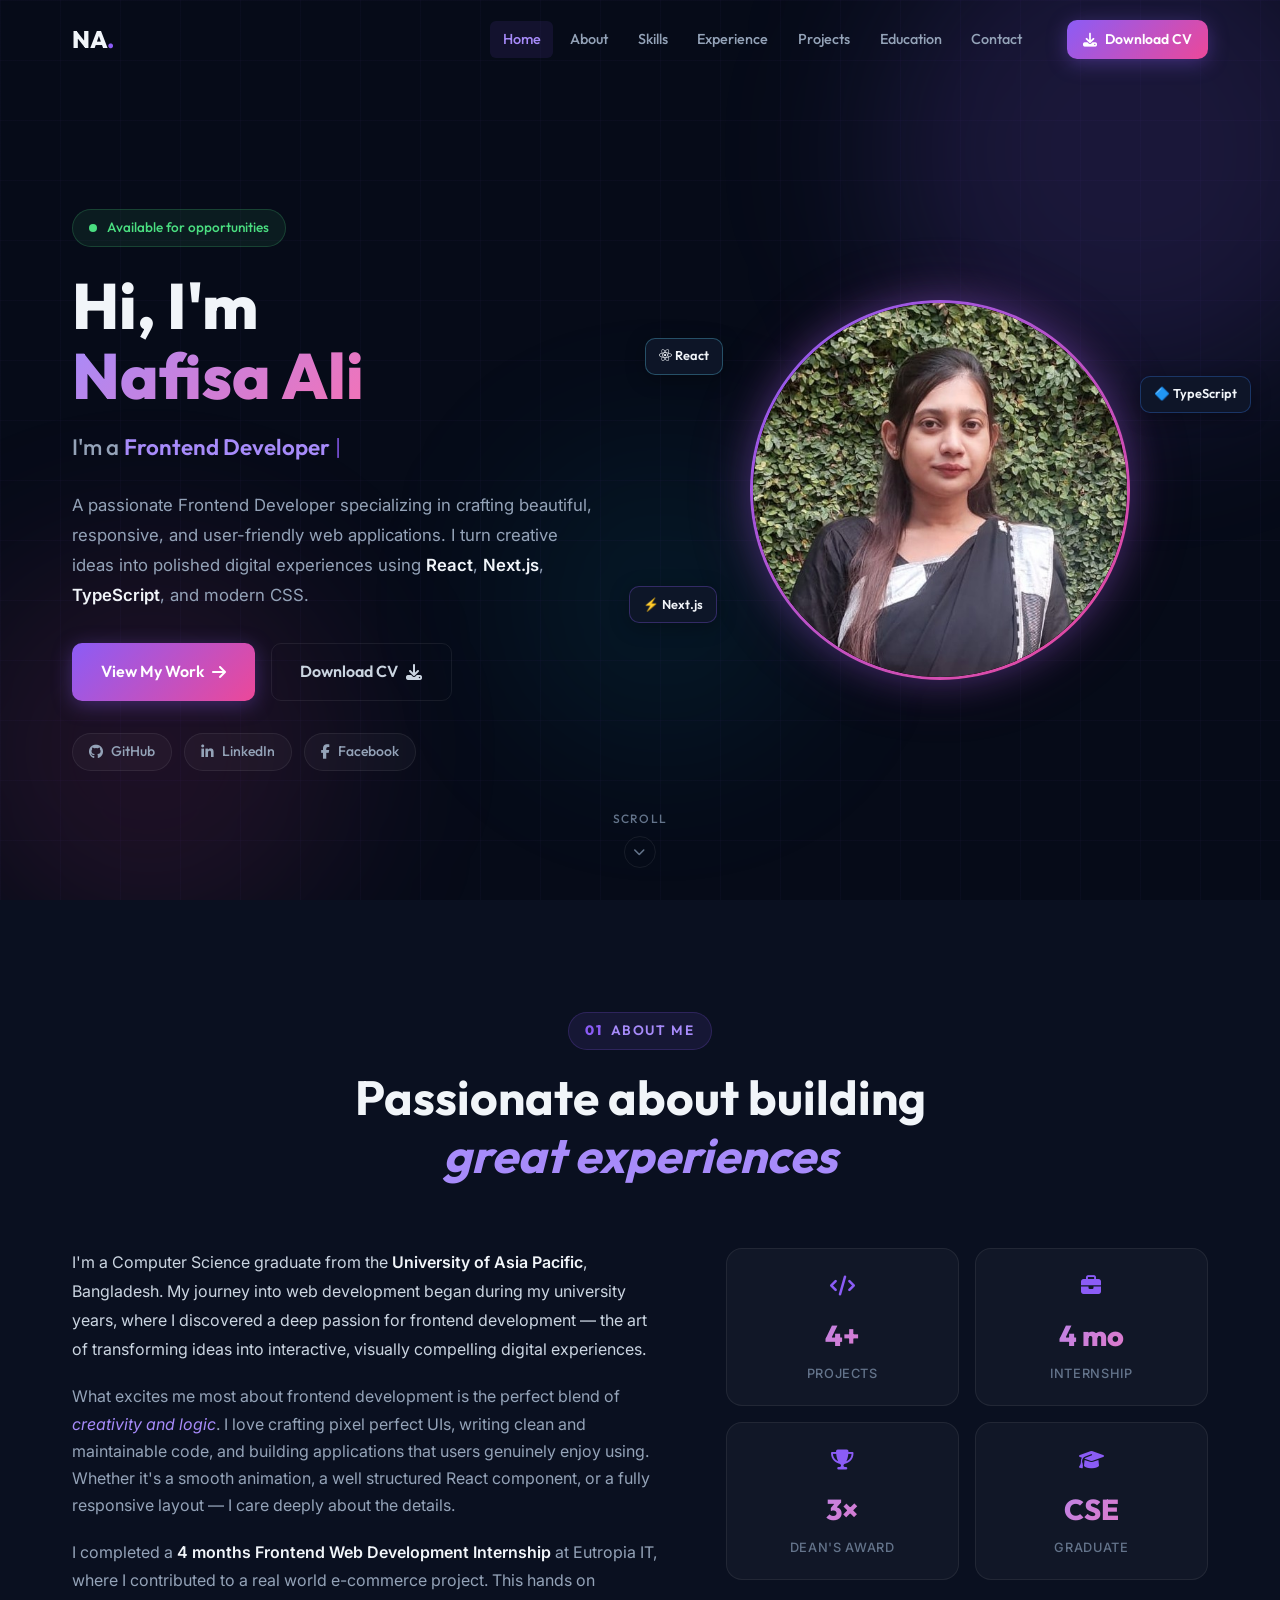
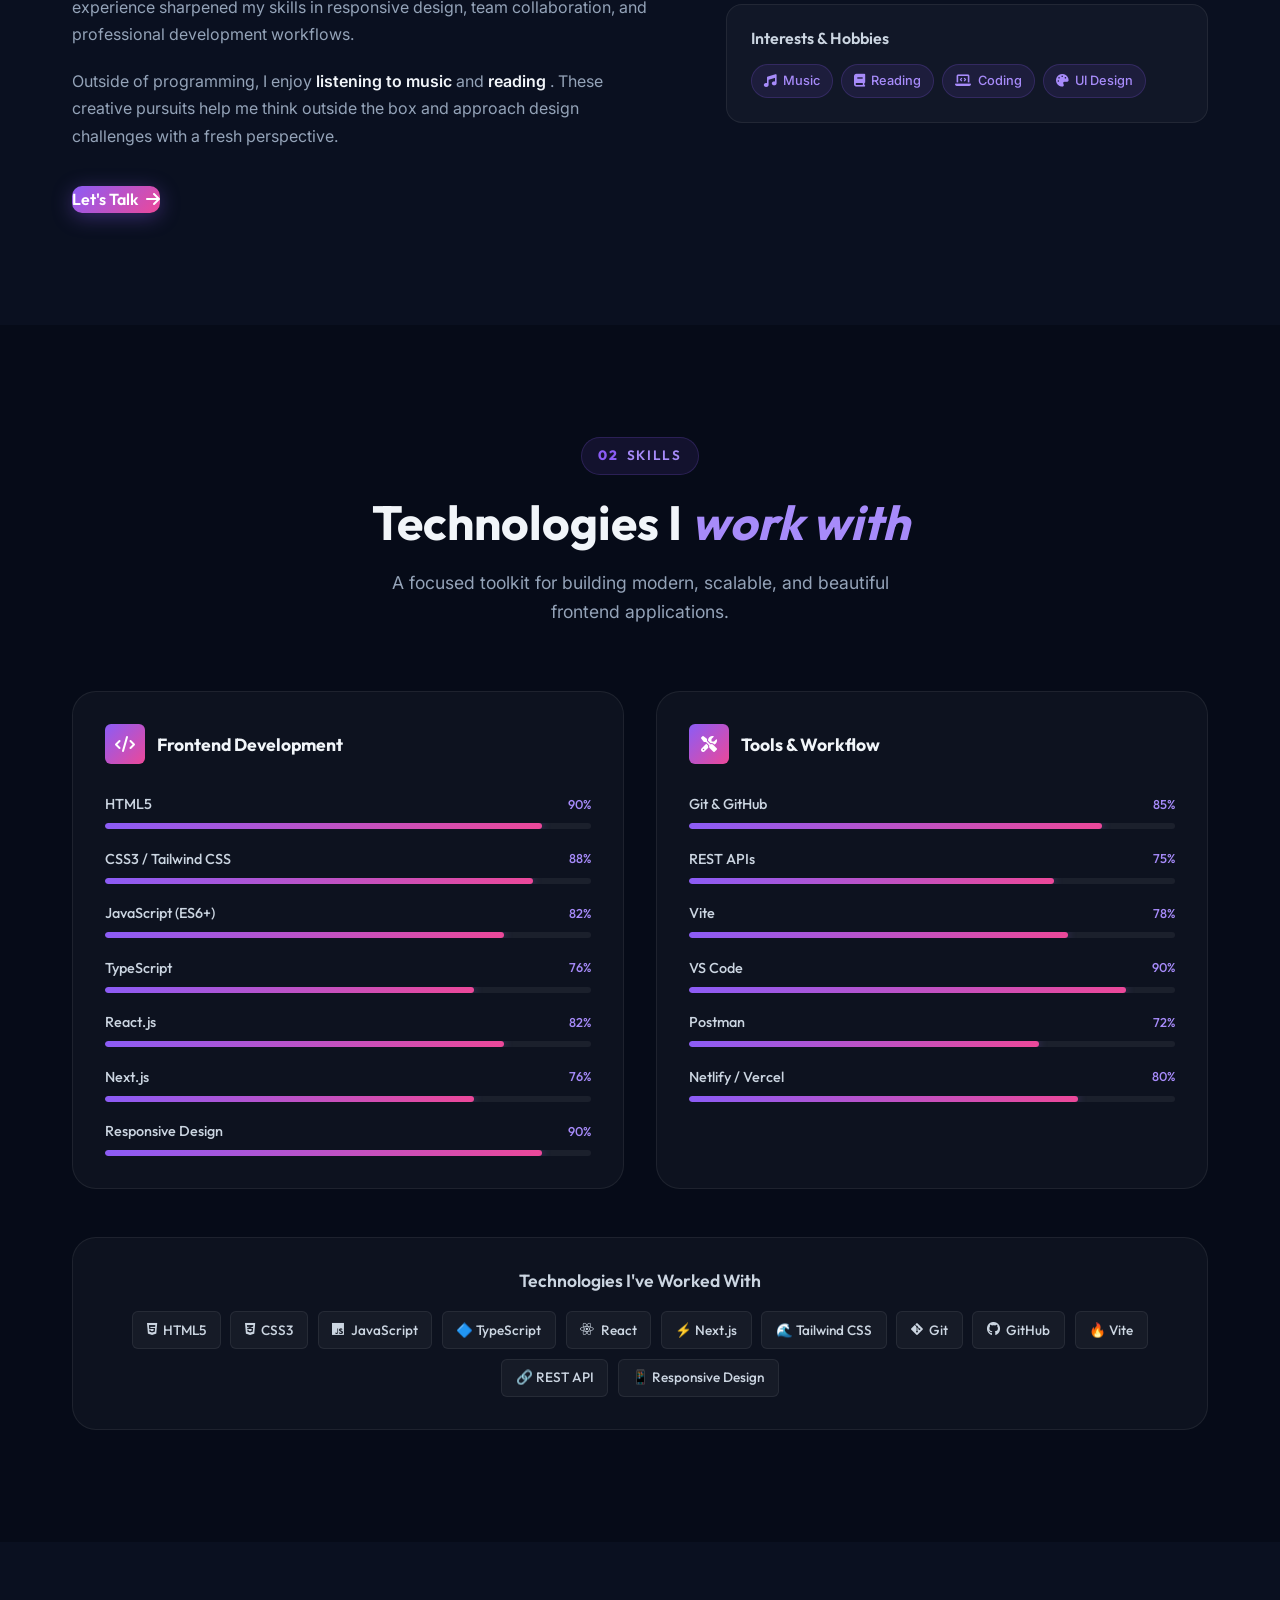
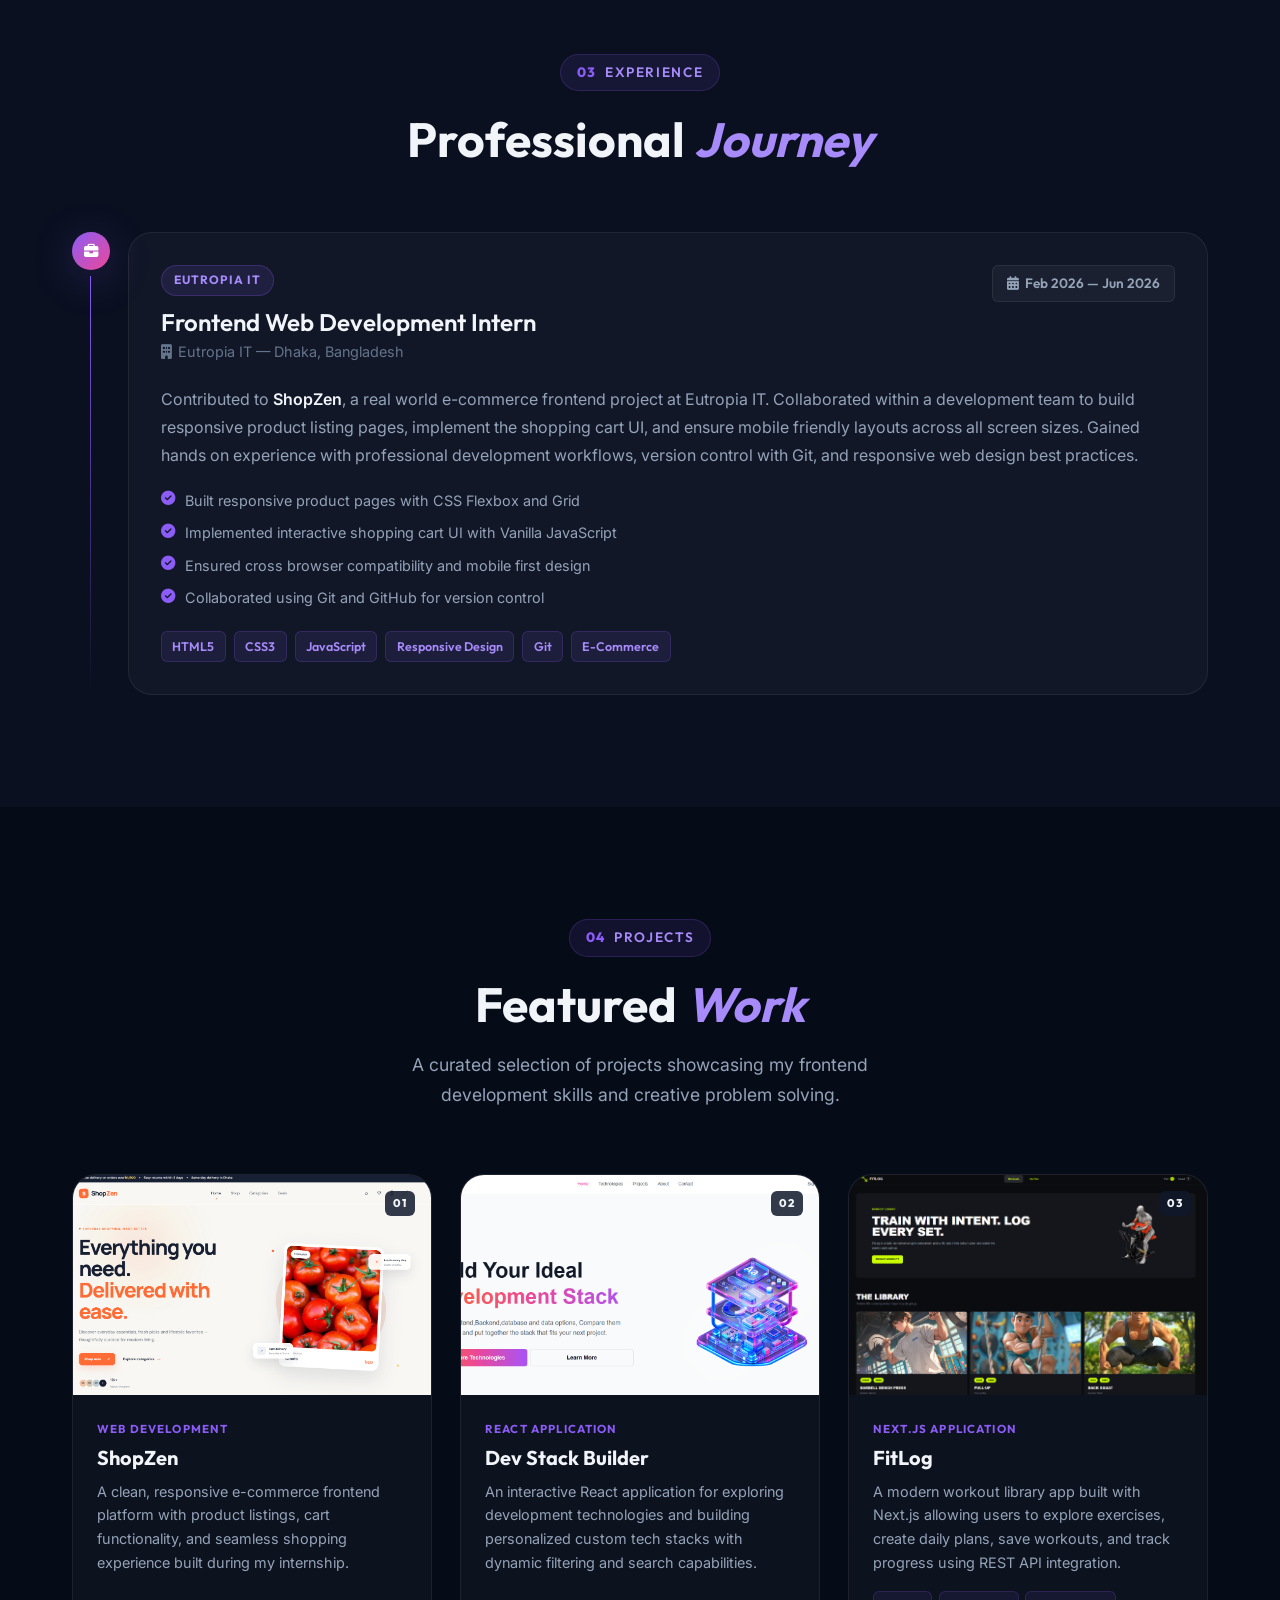
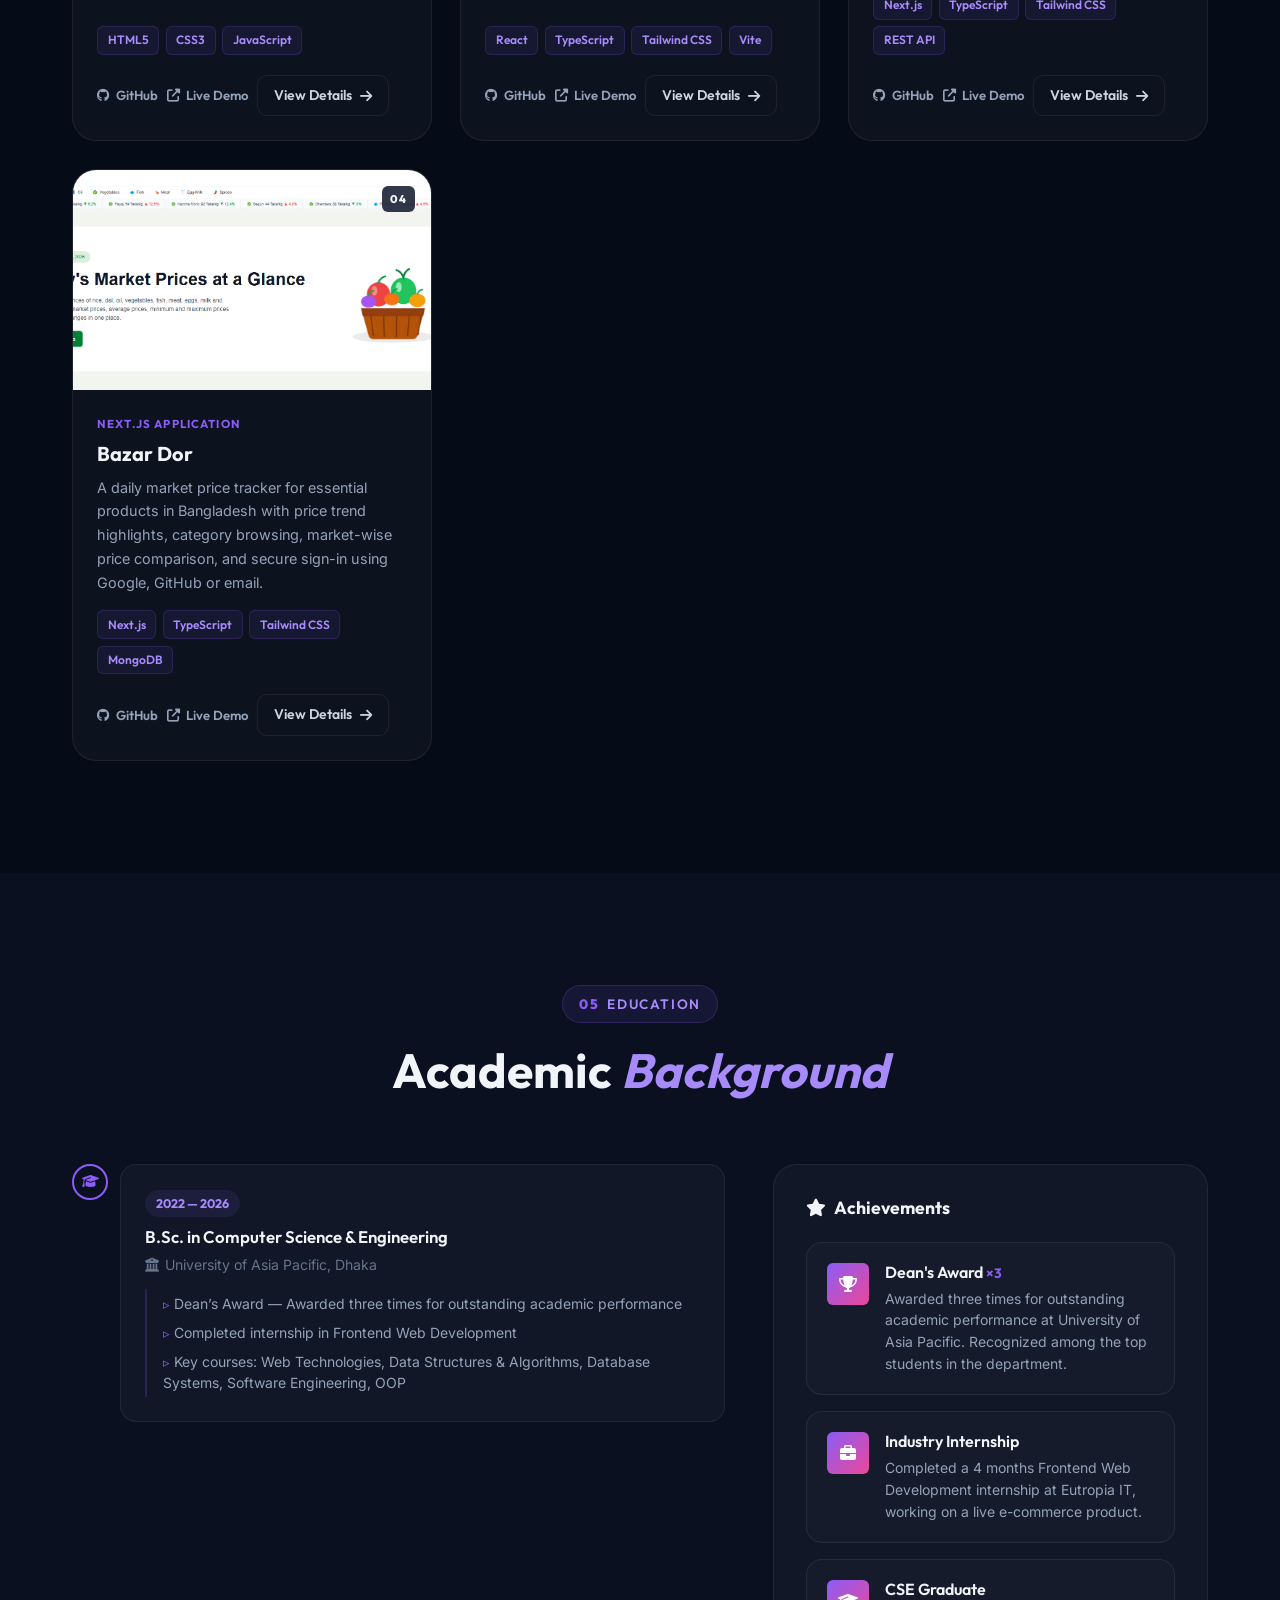
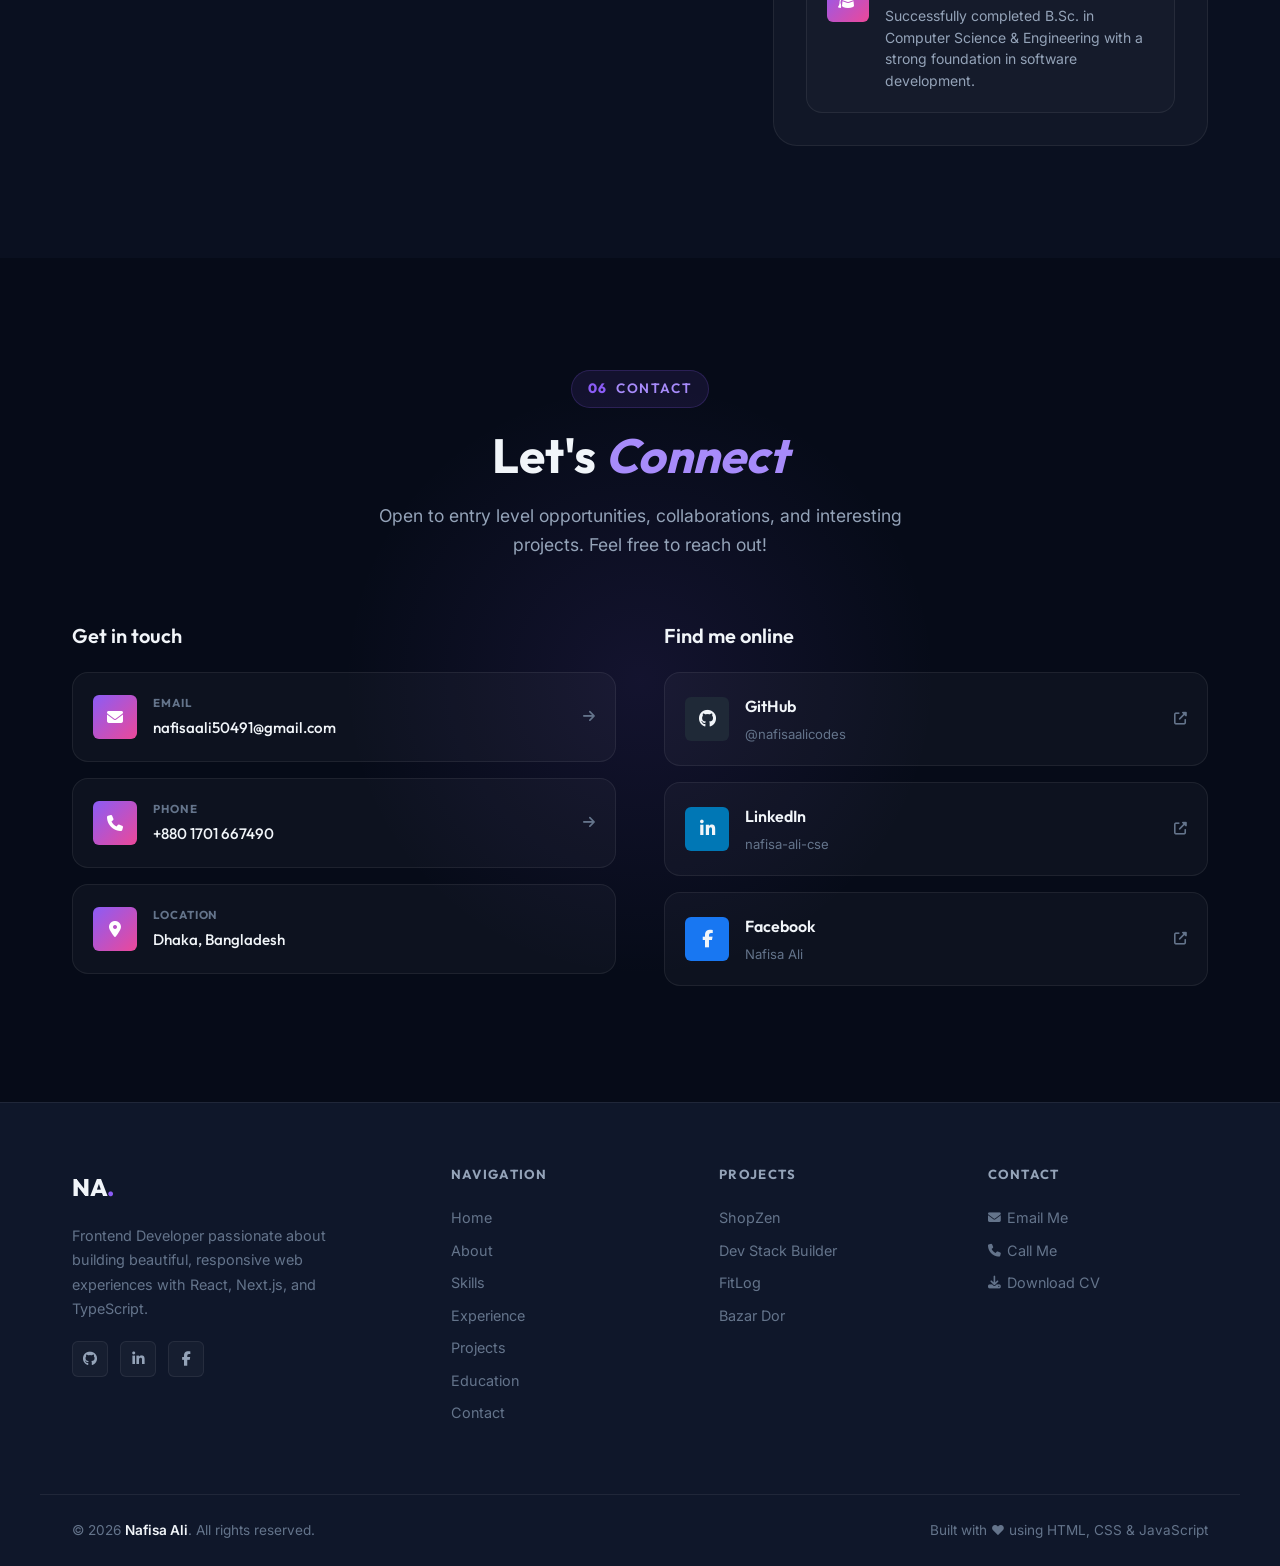
<file: index.html>
<!DOCTYPE html>
<html lang="en">

<head>
  <meta charset="UTF-8">
  <meta name="viewport" content="width=device-width, initial-scale=1.0">
  <meta name="description" content="Nafisa Ali — Frontend Developer specializing in React, Next.js, TypeScript, and modern web development. Building beautiful, responsive web experiences.">
  <meta name="keywords" content="Nafisa Ali, Frontend Developer, React, Next.js, TypeScript, Web Developer, Bangladesh, Portfolio">
  <meta name="author" content="Nafisa Ali">
  <meta property="og:title" content="Nafisa Ali — Frontend Developer">
  <meta property="og:description" content="Frontend Developer specializing in React, Next.js & TypeScript.">
  <title>Nafisa Ali — Frontend Developer</title>

  <!-- Fonts -->
  <link rel="preconnect" href="https://fonts.googleapis.com">
  <link rel="preconnect" href="https://fonts.gstatic.com" crossorigin>
  <link href="https://fonts.googleapis.com/css2?family=Outfit:wght@300;400;500;600;700;800;900&family=Inter:ital,wght@0,300;0,400;0,500;0,600;1,400&display=swap" rel="stylesheet">

  <!-- Font Awesome -->
  <link rel="stylesheet" href="https://cdnjs.cloudflare.com/ajax/libs/font-awesome/6.5.0/css/all.min.css">

  <!-- Main Stylesheet -->
  <link rel="stylesheet" href="style.css">
</head>

<body>
  <!-- Cursor Glow -->
  <div class="cursor-glow" id="cursorGlow" aria-hidden="true"></div>

  <!-- ======= NAVBAR ======= -->
  <header class="navbar" id="navbar">
    <div class="nav-container">
      <a href="#home" class="nav-logo">NA<span>.</span></a>

      <nav class="nav-links" id="navLinks" aria-label="Main navigation">
        <a href="#home" class="nav-link active" id="nav-home">Home</a>
        <a href="#about" class="nav-link" id="nav-about">About</a>
        <a href="#skills" class="nav-link" id="nav-skills">Skills</a>
        <a href="#experience" class="nav-link" id="nav-experience">Experience</a>
        <a href="#projects" class="nav-link" id="nav-projects">Projects</a>
        <a href="#education" class="nav-link" id="nav-education">Education</a>
        <a href="#contact" class="nav-link" id="nav-contact">Contact</a>
      </nav>

      <div class="nav-actions">
        <a href="Nafisa_Ali.pdf" download class="btn btn-primary btn-sm" id="nav-cv-btn">
          <i class="fas fa-download"></i> Download CV
        </a>
        <button class="hamburger" id="hamburger" aria-label="Toggle navigation menu" aria-expanded="false">
          <span></span><span></span><span></span>
        </button>
      </div>
    </div>
  </header>

  <main>
    <!-- ======= HERO SECTION ======= -->
    <section id="home" class="hero" aria-label="Introduction">
      <div class="hero-bg" aria-hidden="true">
        <div class="orb orb-1"></div>
        <div class="orb orb-2"></div>
        <div class="orb orb-3"></div>
        <div class="grid-lines"></div>
      </div>

      <div class="container hero-grid">
        <!-- Hero Text -->
        <div class="hero-content" data-reveal>
          <div class="available-badge" id="availability-badge">
            <span class="pulse-dot" aria-hidden="true"></span>
            Available for opportunities
          </div>

          <h1 class="hero-name">Hi, I'm<br><span class="gradient-text">Nafisa Ali</span></h1>

          <div class="hero-role-wrap">
            <span class="role-prefix">I'm a </span>
            <span class="typing-text" id="typingText" aria-label="Frontend Developer">Frontend Developer</span>
            <span class="typing-cursor" aria-hidden="true">|</span>
          </div>

          <p class="hero-desc">
            A passionate Frontend Developer specializing in crafting beautiful, responsive, and user-friendly web applications. I turn creative ideas into polished digital experiences using <strong>React</strong>, <strong>Next.js</strong>, <strong>TypeScript</strong>, and modern CSS.
          </p>

          <div class="hero-btns">
            <a href="#projects" class="btn btn-primary btn-lg" id="hero-view-work-btn">
              View My Work <i class="fas fa-arrow-right" aria-hidden="true"></i>
            </a>
            <a href="Nafisa_Ali.pdf" download class="btn btn-outline btn-lg" id="hero-cv-btn">
              Download CV <i class="fas fa-download" aria-hidden="true"></i>
            </a>
          </div>

          <div class="hero-socials">
            <a href="https://github.com/nafisaalicodes" target="_blank" rel="noopener noreferrer"
              class="social-pill" aria-label="GitHub profile" id="hero-github-link">
              <i class="fab fa-github" aria-hidden="true"></i><span>GitHub</span>
            </a>
            <a href="https://www.linkedin.com/in/nafisa-ali-cse/" target="_blank" rel="noopener noreferrer"
              class="social-pill" aria-label="LinkedIn profile" id="hero-linkedin-link">
              <i class="fab fa-linkedin-in" aria-hidden="true"></i><span>LinkedIn</span>
            </a>
            <a href="https://www.facebook.com/nafisa.ali.37625843" target="_blank" rel="noopener noreferrer"
              class="social-pill" aria-label="Facebook profile" id="hero-facebook-link">
              <i class="fab fa-facebook-f" aria-hidden="true"></i><span>Facebook</span>
            </a>
          </div>
        </div>

        <!-- Hero Photo -->
        <div class="hero-photo-wrap" data-reveal data-delay="200">
          <div class="photo-ring-outer">
            <div class="photo-ring-inner">
              <img src="Nafisa.jpg" alt="Nafisa Ali — Frontend Developer" class="hero-photo" loading="eager">
            </div>
          </div>
          <div class="floating-badge fb-react" aria-hidden="true">
            <i class="fab fa-react"></i> React
          </div>
          <div class="floating-badge fb-next" aria-hidden="true">
            ⚡ Next.js
          </div>
          <div class="floating-badge fb-ts" aria-hidden="true">
            🔷 TypeScript
          </div>
        </div>
      </div>

      <a href="#about" class="scroll-cue" aria-label="Scroll to About section">
        <span>Scroll</span>
        <div class="scroll-icon" aria-hidden="true">
          <i class="fas fa-chevron-down"></i>
        </div>
      </a>
    </section>

    <!-- ======= ABOUT SECTION ======= -->
    <section id="about" class="section about" aria-label="About Me">
      <div class="container">
        <div class="section-header" data-reveal>
          <span class="section-tag"><span>01</span> About Me</span>
          <h2>Passionate about building<br><em>great experiences</em></h2>
        </div>

        <div class="about-grid">
          <div class="about-text" data-reveal>
            <p class="about-intro">
              I'm a Computer Science graduate from the <strong>University of Asia Pacific</strong>, Bangladesh. My journey into web development began during my university years, where I discovered a deep passion for frontend development — the art of transforming ideas into interactive, visually compelling digital experiences.
            </p>
            <p>
              What excites me most about frontend development is the perfect blend of <em>creativity and logic</em>. I love crafting pixel perfect UIs, writing clean and maintainable code, and building applications that users genuinely enjoy using. Whether it's a smooth animation, a well structured React component, or a fully responsive layout — I care deeply about the details.
            </p>
            <p>
              I completed a <strong>4 months Frontend Web Development Internship</strong> at Eutropia IT, where I contributed to a real world e-commerce project. This hands on experience sharpened my skills in responsive design, team collaboration, and professional development workflows.
            </p>
            <p>
              Outside of programming, I enjoy <strong>listening to music</strong> and <strong>reading </strong>. These creative pursuits help me think outside the box and approach design challenges with a fresh perspective.
            </p>
            <a href="#contact" class="btn btn-primary" id="about-contact-btn">
              Let's Talk <i class="fas fa-arrow-right" aria-hidden="true"></i>
            </a>
          </div>

          <div class="about-right" data-reveal data-delay="200">
            <div class="stats-grid">
              <div class="stat-card">
                <div class="stat-icon" aria-hidden="true"><i class="fas fa-code"></i></div>
                <span class="stat-number">4+</span>
                <span class="stat-label">Projects</span>
              </div>
              <div class="stat-card">
                <div class="stat-icon" aria-hidden="true"><i class="fas fa-briefcase"></i></div>
                <span class="stat-number">4 mo</span>
                <span class="stat-label">Internship</span>
              </div>
              <div class="stat-card">
                <div class="stat-icon" aria-hidden="true"><i class="fas fa-trophy"></i></div>
                <span class="stat-number">3×</span>
                <span class="stat-label">Dean's Award</span>
              </div>
              <div class="stat-card">
                <div class="stat-icon" aria-hidden="true"><i class="fas fa-graduation-cap"></i></div>
                <span class="stat-number">CSE</span>
                <span class="stat-label">Graduate</span>
              </div>
            </div>

            <div class="interests-card">
              <h3>Interests & Hobbies</h3>
              <div class="interest-tags">
                <span class="interest-tag"><i class="fas fa-music" aria-hidden="true"></i> Music</span>
                <span class="interest-tag"><i class="fas fa-book" aria-hidden="true"></i> Reading</span>
                <span class="interest-tag"><i class="fas fa-laptop-code" aria-hidden="true"></i> Coding</span>
                <span class="interest-tag"><i class="fas fa-palette" aria-hidden="true"></i> UI Design</span>
              </div>
            </div>
          </div>
        </div>
      </div>
    </section>

    <!-- ======= SKILLS SECTION ======= -->
    <section id="skills" class="section skills" aria-label="Skills">
      <div class="container">
        <div class="section-header" data-reveal>
          <span class="section-tag"><span>02</span> Skills</span>
          <h2>Technologies I <em>work with</em></h2>
          <p>A focused toolkit for building modern, scalable, and beautiful frontend applications.</p>
        </div>

        <div class="skills-main" data-reveal>
          <!-- Frontend Skills -->
          <div class="skill-category" id="skill-cat-frontend">
            <div class="skill-cat-header">
              <div class="skill-cat-icon" aria-hidden="true"><i class="fas fa-code"></i></div>
              <h3>Frontend Development</h3>
            </div>
            <div class="skill-list">
              <div class="skill-item">
                <div class="skill-info"><span>HTML5</span><span class="skill-pct">90%</span></div>
                <div class="skill-bar" role="progressbar" aria-valuenow="90" aria-valuemin="0" aria-valuemax="100" aria-label="HTML5 proficiency 90%">
                  <div class="skill-progress" data-width="90"></div>
                </div>
              </div>
              <div class="skill-item">
                <div class="skill-info"><span>CSS3 / Tailwind CSS</span><span class="skill-pct">88%</span></div>
                <div class="skill-bar" role="progressbar" aria-valuenow="88" aria-valuemin="0" aria-valuemax="100">
                  <div class="skill-progress" data-width="88"></div>
                </div>
              </div>
              <div class="skill-item">
                <div class="skill-info"><span>JavaScript (ES6+)</span><span class="skill-pct">82%</span></div>
                <div class="skill-bar" role="progressbar" aria-valuenow="82" aria-valuemin="0" aria-valuemax="100">
                  <div class="skill-progress" data-width="82"></div>
                </div>
              </div>
              <div class="skill-item">
                <div class="skill-info"><span>TypeScript</span><span class="skill-pct">76%</span></div>
                <div class="skill-bar" role="progressbar" aria-valuenow="76" aria-valuemin="0" aria-valuemax="100">
                  <div class="skill-progress" data-width="76"></div>
                </div>
              </div>
              <div class="skill-item">
                <div class="skill-info"><span>React.js</span><span class="skill-pct">82%</span></div>
                <div class="skill-bar" role="progressbar" aria-valuenow="82" aria-valuemin="0" aria-valuemax="100">
                  <div class="skill-progress" data-width="82"></div>
                </div>
              </div>
              <div class="skill-item">
                <div class="skill-info"><span>Next.js</span><span class="skill-pct">76%</span></div>
                <div class="skill-bar" role="progressbar" aria-valuenow="76" aria-valuemin="0" aria-valuemax="100">
                  <div class="skill-progress" data-width="76"></div>
                </div>
              </div>
              <div class="skill-item">
                <div class="skill-info"><span>Responsive Design</span><span class="skill-pct">90%</span></div>
                <div class="skill-bar" role="progressbar" aria-valuenow="90" aria-valuemin="0" aria-valuemax="100">
                  <div class="skill-progress" data-width="90"></div>
                </div>
              </div>
            </div>
          </div>

          <!-- Tools & Workflow -->
          <div class="skill-category" id="skill-cat-tools" data-delay="200">
            <div class="skill-cat-header">
              <div class="skill-cat-icon" aria-hidden="true"><i class="fas fa-tools"></i></div>
              <h3>Tools & Workflow</h3>
            </div>
            <div class="skill-list">
              <div class="skill-item">
                <div class="skill-info"><span>Git & GitHub</span><span class="skill-pct">85%</span></div>
                <div class="skill-bar" role="progressbar" aria-valuenow="85" aria-valuemin="0" aria-valuemax="100">
                  <div class="skill-progress" data-width="85"></div>
                </div>
              </div>
              <div class="skill-item">
                <div class="skill-info"><span>REST APIs</span><span class="skill-pct">75%</span></div>
                <div class="skill-bar" role="progressbar" aria-valuenow="75" aria-valuemin="0" aria-valuemax="100">
                  <div class="skill-progress" data-width="75"></div>
                </div>
              </div>
              <div class="skill-item">
                <div class="skill-info"><span>Vite</span><span class="skill-pct">78%</span></div>
                <div class="skill-bar" role="progressbar" aria-valuenow="78" aria-valuemin="0" aria-valuemax="100">
                  <div class="skill-progress" data-width="78"></div>
                </div>
              </div>
              <div class="skill-item">
                <div class="skill-info"><span>VS Code</span><span class="skill-pct">90%</span></div>
                <div class="skill-bar" role="progressbar" aria-valuenow="90" aria-valuemin="0" aria-valuemax="100">
                  <div class="skill-progress" data-width="90"></div>
                </div>
              </div>
              <div class="skill-item">
                <div class="skill-info"><span>Postman</span><span class="skill-pct">72%</span></div>
                <div class="skill-bar" role="progressbar" aria-valuenow="72" aria-valuemin="0" aria-valuemax="100">
                  <div class="skill-progress" data-width="72"></div>
                </div>
              </div>
              <div class="skill-item">
                <div class="skill-info"><span>Netlify / Vercel</span><span class="skill-pct">80%</span></div>
                <div class="skill-bar" role="progressbar" aria-valuenow="80" aria-valuemin="0" aria-valuemax="100">
                  <div class="skill-progress" data-width="80"></div>
                </div>
              </div>
            </div>
          </div>
        </div>

        <!-- Tech Badges -->
        <div class="tech-badges-section" data-reveal>
          <h3>Technologies I've Worked With</h3>
          <div class="tech-badges" role="list">
            <span class="tech-badge" role="listitem"><i class="fab fa-html5" aria-hidden="true"></i> HTML5</span>
            <span class="tech-badge" role="listitem"><i class="fab fa-css3-alt" aria-hidden="true"></i> CSS3</span>
            <span class="tech-badge" role="listitem"><i class="fab fa-js" aria-hidden="true"></i> JavaScript</span>
            <span class="tech-badge" role="listitem">🔷 TypeScript</span>
            <span class="tech-badge" role="listitem"><i class="fab fa-react" aria-hidden="true"></i> React</span>
            <span class="tech-badge" role="listitem">⚡ Next.js</span>
            <span class="tech-badge" role="listitem">🌊 Tailwind CSS</span>
            <span class="tech-badge" role="listitem"><i class="fab fa-git-alt" aria-hidden="true"></i> Git</span>
            <span class="tech-badge" role="listitem"><i class="fab fa-github" aria-hidden="true"></i> GitHub</span>
            <span class="tech-badge" role="listitem">🔥 Vite</span>
            <span class="tech-badge" role="listitem">🔗 REST API</span>
            <span class="tech-badge" role="listitem">📱 Responsive Design</span>
          </div>
        </div>
      </div>
    </section>

    <!-- ======= EXPERIENCE SECTION ======= -->
    <section id="experience" class="section experience" aria-label="Work Experience">
      <div class="container">
        <div class="section-header" data-reveal>
          <span class="section-tag"><span>03</span> Experience</span>
          <h2>Professional <em>Journey</em></h2>
        </div>

        <div class="timeline">
          <div class="timeline-item" data-reveal>
            <div class="timeline-line" aria-hidden="true"></div>
            <div class="timeline-dot" aria-hidden="true">
              <i class="fas fa-briefcase"></i>
            </div>
            <div class="timeline-card">
              <div class="timeline-card-header">
                <div class="timeline-title-group">
                  <span class="company-tag">Eutropia IT</span>
                  <h3>Frontend Web Development Intern</h3>
                  <p class="company-name"><i class="fas fa-building" aria-hidden="true"></i> Eutropia IT — Dhaka, Bangladesh</p>
                </div>
                <div class="timeline-date">
                  <i class="fas fa-calendar-alt" aria-hidden="true"></i>
                  Feb 2026 — Jun 2026
                </div>
              </div>
              <p class="timeline-desc">
                Contributed to <strong>ShopZen</strong>, a real world e-commerce frontend project at Eutropia IT. Collaborated within a development team to build responsive product listing pages, implement the shopping cart UI, and ensure mobile friendly layouts across all screen sizes. Gained hands on experience with professional development workflows, version control with Git, and responsive web design best practices.
              </p>
              <div class="timeline-responsibilities">
                <div class="responsibility-item">
                  <i class="fas fa-check-circle" aria-hidden="true"></i>
                  Built responsive product pages with CSS Flexbox and Grid
                </div>
                <div class="responsibility-item">
                  <i class="fas fa-check-circle" aria-hidden="true"></i>
                  Implemented interactive shopping cart UI with Vanilla JavaScript
                </div>
                <div class="responsibility-item">
                  <i class="fas fa-check-circle" aria-hidden="true"></i>
                  Ensured cross browser compatibility and mobile first design
                </div>
                <div class="responsibility-item">
                  <i class="fas fa-check-circle" aria-hidden="true"></i>
                  Collaborated using Git and GitHub for version control
                </div>
              </div>
              <div class="timeline-tags">
                <span>HTML5</span><span>CSS3</span><span>JavaScript</span><span>Responsive Design</span><span>Git</span><span>E-Commerce</span>
              </div>
            </div>
          </div>
        </div>
      </div>
    </section>

    <!-- ======= PROJECTS SECTION ======= -->
    <section id="projects" class="section projects" aria-label="Projects">
      <div class="container">
        <div class="section-header" data-reveal>
          <span class="section-tag"><span>04</span> Projects</span>
          <h2>Featured <em>Work</em></h2>
          <p>A curated selection of projects showcasing my frontend development skills and creative problem solving.</p>
        </div>

        <div class="projects-grid">
          <!-- Project 1: ShopZen -->
          <article class="project-card" data-reveal id="project-shopzen">
            <div class="project-img-wrap">
              <img src="assets/Shopzen.png" alt="ShopZen E-Commerce Website Preview" class="project-img" loading="lazy">
              <div class="project-overlay" aria-hidden="true">
                <span class="overlay-tag">View Details</span>
              </div>
              <div class="project-num" aria-hidden="true">01</div>
            </div>
            <div class="project-body">
              <div class="project-type">Web Development</div>
              <h3 class="project-title">ShopZen</h3>
              <p class="project-desc">A clean, responsive e-commerce frontend platform with product listings, cart functionality, and seamless shopping experience built during my internship.</p>
              <div class="project-tags">
                <span>HTML5</span><span>CSS3</span><span>JavaScript</span>
              </div>
              <div class="project-actions">
                <a href="https://github.com/nafisaalicodes/ShopZen-E-Commerce-Frontend-Project.git" target="_blank" rel="noopener noreferrer" class="project-link" id="shopzen-github-link">
                  <i class="fab fa-github" aria-hidden="true"></i> GitHub
                </a>
                <a href="https://nafisaalicodes.github.io/ShopZen-E-Commerce-Frontend-Project/" target="_blank" rel="noopener noreferrer" class="project-link" id="shopzen-live-link">
                  <i class="fas fa-external-link-alt" aria-hidden="true"></i> Live Demo
                </a>
                <a href="projects/shopzen.html" class="btn btn-outline btn-sm" id="shopzen-details-btn">
                  View Details <i class="fas fa-arrow-right" aria-hidden="true"></i>
                </a>
              </div>
            </div>
          </article>

          <!-- Project 2: Dev Stack Builder -->
          <article class="project-card" data-reveal data-delay="150" id="project-devstack">
            <div class="project-img-wrap">
              <img src="assets/Dev Stack.png" alt="Dev Stack Builder Web App Preview" class="project-img" loading="lazy">
              <div class="project-overlay" aria-hidden="true">
                <span class="overlay-tag">View Details</span>
              </div>
              <div class="project-num" aria-hidden="true">02</div>
            </div>
            <div class="project-body">
              <div class="project-type">React Application</div>
              <h3 class="project-title">Dev Stack Builder</h3>
              <p class="project-desc">An interactive React application for exploring development technologies and building personalized custom tech stacks with dynamic filtering and search capabilities.</p>
              <div class="project-tags">
                <span>React</span><span>TypeScript</span><span>Tailwind CSS</span><span>Vite</span>
              </div>
              <div class="project-actions">
                <a href="https://github.com/nafisaalicodes/Dev-stack-Assignment-5-.git" target="_blank" rel="noopener noreferrer" class="project-link" id="devstack-github-link">
                  <i class="fab fa-github" aria-hidden="true"></i> GitHub
                </a>
                <a href="https://dev-stack-nafisaali.netlify.app/" target="_blank" rel="noopener noreferrer" class="project-link" id="devstack-live-link">
                  <i class="fas fa-external-link-alt" aria-hidden="true"></i> Live Demo
                </a>
                <a href="projects/devstack.html" class="btn btn-outline btn-sm" id="devstack-details-btn">
                  View Details <i class="fas fa-arrow-right" aria-hidden="true"></i>
                </a>
              </div>
            </div>
          </article>

          <!-- Project 3: FitLog -->
          <article class="project-card" data-reveal data-delay="300" id="project-fitlog">
            <div class="project-img-wrap">
              <img src="assets/Fitlog.png" alt="FitLog Workout App Preview" class="project-img" loading="lazy">
              <div class="project-overlay" aria-hidden="true">
                <span class="overlay-tag">View Details</span>
              </div>
              <div class="project-num" aria-hidden="true">03</div>
            </div>
            <div class="project-body">
              <div class="project-type">Next.js Application</div>
              <h3 class="project-title">FitLog</h3>
              <p class="project-desc">A modern workout library app built with Next.js allowing users to explore exercises, create daily plans, save workouts, and track progress using REST API integration.</p>
              <div class="project-tags">
                <span>Next.js</span><span>TypeScript</span><span>Tailwind CSS</span><span>REST API</span>
              </div>
              <div class="project-actions">
                <a href="https://github.com/nafisaalicodes/FitLog-Project-Next.js-.git" target="_blank" rel="noopener noreferrer" class="project-link" id="fitlog-github-link">
                  <i class="fab fa-github" aria-hidden="true"></i> GitHub
                </a>
                <a href="https://fit-log-project-next-js.vercel.app/" target="_blank" rel="noopener noreferrer" class="project-link" id="fitlog-live-link">
                  <i class="fas fa-external-link-alt" aria-hidden="true"></i> Live Demo
                </a>
                <a href="projects/fitlog.html" class="btn btn-outline btn-sm" id="fitlog-details-btn">
                  View Details <i class="fas fa-arrow-right" aria-hidden="true"></i>
                </a>
              </div>
            </div>
          </article>
                    <!-- Project 4: Bazar Dor -->
          <article class="project-card" data-reveal data-delay="450" id="project-bazardor">
            <div class="project-img-wrap">
              <img src="assets/Bazar Dor.png" alt="Bazar Dor Price Tracker Preview" class="project-img" loading="lazy">
              <div class="project-overlay" aria-hidden="true">
                <span class="overlay-tag">View Details</span>
              </div>
              <div class="project-num" aria-hidden="true">04</div>
            </div>
            <div class="project-body">
              <div class="project-type">Next.js Application</div>
              <h3 class="project-title">Bazar Dor</h3>
              <p class="project-desc">A daily market price tracker for essential products in Bangladesh with price trend highlights, category browsing, market-wise price comparison, and secure sign-in using Google, GitHub or email.</p>
              <div class="project-tags">
                <span>Next.js</span><span>TypeScript</span><span>Tailwind CSS</span><span>MongoDB</span>
              </div>
              <div class="project-actions">
                <a href="https://github.com/nafisaalicodes/Bazar-Dor.git" target="_blank" rel="noopener noreferrer" class="project-link" id="bazardor-github-link">
                  <i class="fab fa-github" aria-hidden="true"></i> GitHub
                </a>
                <a href="https://bazar-dor-nafisaali.vercel.app/" target="_blank" rel="noopener noreferrer" class="project-link" id="bazardor-live-link">
                  <i class="fas fa-external-link-alt" aria-hidden="true"></i> Live Demo
                </a>
                <a href="projects/bazar-dor.html" class="btn btn-outline btn-sm" id="bazardor-details-btn">
                  View Details <i class="fas fa-arrow-right" aria-hidden="true"></i>
                </a>
              </div>
            </div>
          </article>
        </div>
      </div>
    </section>

    <!-- ======= EDUCATION SECTION ======= -->
    <section id="education" class="section education" aria-label="Education">
      <div class="container">
        <div class="section-header" data-reveal>
          <span class="section-tag"><span>05</span> Education</span>
          <h2>Academic <em>Background</em></h2>
        </div>

        <div class="edu-layout">
          <!-- Education Timeline -->
          <div class="edu-timeline" data-reveal>
            <div class="edu-item" id="edu-university">
              <div class="edu-dot" aria-hidden="true"><i class="fas fa-graduation-cap"></i></div>
              <div class="edu-content">
                <div class="edu-year">2022 — 2026</div>
                <h3>B.Sc. in Computer Science &amp; Engineering</h3>
                <p class="edu-institution"><i class="fas fa-university" aria-hidden="true"></i> University of Asia Pacific, Dhaka</p>
                <ul class="edu-details">
                <li>Dean’s Award — Awarded three times for outstanding academic performance</li>
                  <li>Completed internship in Frontend Web Development</li>
                  <li>Key courses: Web Technologies, Data Structures &amp; Algorithms, Database Systems, Software Engineering, OOP</li>
                </ul>
              </div>
            </div>
          </div>

          <!-- Achievements Panel -->
          <div class="achievements-panel" data-reveal data-delay="200">
            <h3><i class="fas fa-star" aria-hidden="true"></i> Achievements</h3>

            <div class="achievement-card" id="ach-deans">
              <div class="ach-icon-wrap" aria-hidden="true">
                <i class="fas fa-trophy"></i>
              </div>
              <div class="ach-info">
                <h4>Dean's Award <span class="ach-count">×3</span></h4>
                <p>Awarded three times for outstanding academic performance at University of Asia Pacific. Recognized among the top students in the department.</p>
              </div>
            </div>

            <div class="achievement-card" id="ach-internship">
              <div class="ach-icon-wrap" aria-hidden="true">
                <i class="fas fa-briefcase"></i>
              </div>
              <div class="ach-info">
                <h4>Industry Internship</h4>
                <p>Completed a 4 months Frontend Web Development internship at Eutropia IT, working on a live e-commerce product.</p>
              </div>
            </div>

            <div class="achievement-card" id="ach-graduate">
              <div class="ach-icon-wrap" aria-hidden="true">
                <i class="fas fa-graduation-cap"></i>
              </div>
              <div class="ach-info">
                <h4>CSE Graduate</h4>
                <p>Successfully completed B.Sc. in Computer Science &amp; Engineering with a strong foundation in software development.</p>
              </div>
            </div>
          </div>
        </div>
      </div>
    </section>

    <!-- ======= CONTACT SECTION ======= -->
    <section id="contact" class="section contact" aria-label="Contact">
      <div class="contact-bg-glow" aria-hidden="true"></div>
      <div class="container">
        <div class="section-header" data-reveal>
          <span class="section-tag"><span>06</span> Contact</span>
          <h2>Let's <em>Connect</em></h2>
          <p>Open to entry level opportunities, collaborations, and interesting projects. Feel free to reach out!</p>
        </div>

        <div class="contact-grid">
          <!-- Contact Info -->
          <div class="contact-info-wrap" data-reveal>
            <h3>Get in touch</h3>

            <a href="mailto:nafisaali50491@gmail.com" class="contact-card" id="contact-email-link">
              <div class="contact-icon" aria-hidden="true"><i class="fas fa-envelope"></i></div>
              <div class="contact-detail">
                <span class="contact-label">Email</span>
                <span class="contact-value">nafisaali50491@gmail.com</span>
              </div>
              <i class="fas fa-arrow-right contact-arrow" aria-hidden="true"></i>
            </a>

            <a href="tel:+8801701667490" class="contact-card" id="contact-phone-link">
              <div class="contact-icon" aria-hidden="true"><i class="fas fa-phone"></i></div>
              <div class="contact-detail">
                <span class="contact-label">Phone</span>
                <span class="contact-value">+880 1701 667490</span>
              </div>
              <i class="fas fa-arrow-right contact-arrow" aria-hidden="true"></i>
            </a>

            <div class="contact-card static-card" id="contact-location">
              <div class="contact-icon" aria-hidden="true"><i class="fas fa-map-marker-alt"></i></div>
              <div class="contact-detail">
                <span class="contact-label">Location</span>
                <span class="contact-value">Dhaka, Bangladesh</span>
              </div>
            </div>
          </div>

          <!-- Social Links -->
          <div class="social-panel" data-reveal data-delay="200">
            <h3>Find me online</h3>
            <div class="social-grid">
              <a href="https://github.com/nafisaalicodes" target="_blank" rel="noopener noreferrer"
                class="social-big-card" id="contact-github-link" aria-label="GitHub Profile">
                <div class="sbc-icon" aria-hidden="true"><i class="fab fa-github"></i></div>
                <div class="sbc-info">
                  <span class="sbc-name">GitHub</span>
                  <span class="sbc-handle">@nafisaalicodes</span>
                </div>
                <i class="fas fa-external-link-alt sbc-arrow" aria-hidden="true"></i>
              </a>

              <a href="https://www.linkedin.com/in/nafisa-ali-cse/" target="_blank" rel="noopener noreferrer"
                class="social-big-card" id="contact-linkedin-link" aria-label="LinkedIn Profile">
                <div class="sbc-icon linkedin" aria-hidden="true"><i class="fab fa-linkedin-in"></i></div>
                <div class="sbc-info">
                  <span class="sbc-name">LinkedIn</span>
                  <span class="sbc-handle">nafisa-ali-cse</span>
                </div>
                <i class="fas fa-external-link-alt sbc-arrow" aria-hidden="true"></i>
              </a>

              <a href="https://www.facebook.com/nafisa.ali.37625843" target="_blank" rel="noopener noreferrer"
                class="social-big-card" id="contact-facebook-link" aria-label="Facebook Profile">
                <div class="sbc-icon facebook" aria-hidden="true"><i class="fab fa-facebook-f"></i></div>
                <div class="sbc-info">
                  <span class="sbc-name">Facebook</span>
                  <span class="sbc-handle">Nafisa Ali</span>
                </div>
                <i class="fas fa-external-link-alt sbc-arrow" aria-hidden="true"></i>
              </a>
            </div>
          </div>
        </div>
      </div>
    </section>
  </main>

  <!-- ======= FOOTER ======= -->
  <footer class="footer" aria-label="Footer">
    <div class="container footer-grid">
      <div class="footer-brand">
        <a href="#home" class="nav-logo" aria-label="Back to top">NA<span>.</span></a>
        <p>Frontend Developer passionate about building beautiful, responsive web experiences with React, Next.js, and TypeScript.</p>
        <div class="footer-socials">
          <a href="https://github.com/nafisaalicodes" target="_blank" rel="noopener noreferrer" aria-label="GitHub" id="footer-github"><i class="fab fa-github"></i></a>
          <a href="https://www.linkedin.com/in/nafisa-ali-cse/" target="_blank" rel="noopener noreferrer" aria-label="LinkedIn" id="footer-linkedin"><i class="fab fa-linkedin-in"></i></a>
          <a href="https://www.facebook.com/nafisa.ali.37625843" target="_blank" rel="noopener noreferrer" aria-label="Facebook" id="footer-facebook"><i class="fab fa-facebook-f"></i></a>
        </div>
      </div>

      <div class="footer-nav-group">
        <h4>Navigation</h4>
        <a href="#home">Home</a>
        <a href="#about">About</a>
        <a href="#skills">Skills</a>
        <a href="#experience">Experience</a>
        <a href="#projects">Projects</a>
        <a href="#education">Education</a>
        <a href="#contact">Contact</a>
      </div>

      <div class="footer-nav-group">
        <h4>Projects</h4>
        <a href="projects/shopzen.html">ShopZen</a>
        <a href="projects/devstack.html">Dev Stack Builder</a>
        <a href="projects/fitlog.html">FitLog</a>
        <a href="projects/bazar-dor.html">Bazar Dor</a>
      </div>

      <div class="footer-nav-group">
        <h4>Contact</h4>
        <a href="mailto:nafisaali50491@gmail.com"><i class="fas fa-envelope" aria-hidden="true"></i> Email Me</a>
        <a href="tel:+8801701667490"><i class="fas fa-phone" aria-hidden="true"></i> Call Me</a>
        <a href="Nafisa_Ali.pdf" download><i class="fas fa-download" aria-hidden="true"></i> Download CV</a>
      </div>
    </div>

    <div class="footer-bottom">
      <p>© 2026 <strong>Nafisa Ali</strong>. All rights reserved.</p>
      <p>Built with <span class="heart" aria-label="love">❤️</span> using HTML, CSS &amp; JavaScript</p>
    </div>
  </footer>

  <!-- ======= JAVASCRIPT ======= -->
  <script>
    // ----- Cursor Glow -----
    const cursorGlow = document.getElementById('cursorGlow');
    let mouseX = 0, mouseY = 0;
    window.addEventListener('pointermove', e => {
      mouseX = e.clientX;
      mouseY = e.clientY;
      cursorGlow.style.transform = `translate(${mouseX}px, ${mouseY}px)`;
    });

    // ----- Navbar Scroll Effect -----
    const navbar = document.getElementById('navbar');
    window.addEventListener('scroll', () => {
      navbar.classList.toggle('scrolled', window.scrollY > 60);
    }, { passive: true });

    // ----- Hamburger Menu -----
    const hamburger = document.getElementById('hamburger');
    const navLinks = document.getElementById('navLinks');
    hamburger.addEventListener('click', () => {
      const isOpen = hamburger.classList.toggle('active');
      navLinks.classList.toggle('open', isOpen);
      hamburger.setAttribute('aria-expanded', isOpen);
    });
    document.querySelectorAll('.nav-link').forEach(link => {
      link.addEventListener('click', () => {
        hamburger.classList.remove('active');
        navLinks.classList.remove('open');
        hamburger.setAttribute('aria-expanded', 'false');
      });
    });

    // ----- Scroll Reveal -----
    const revealObserver = new IntersectionObserver((entries) => {
      entries.forEach(entry => {
        if (entry.isIntersecting) {
          const delay = parseInt(entry.target.dataset.delay || '0');
          setTimeout(() => entry.target.classList.add('revealed'), delay);
          revealObserver.unobserve(entry.target);
        }
      });
    }, { threshold: 0.08 });
    document.querySelectorAll('[data-reveal]').forEach(el => revealObserver.observe(el));

    // ----- Skill Bar Animation -----
    const skillObserver = new IntersectionObserver((entries) => {
      entries.forEach(entry => {
        if (entry.isIntersecting) {
          entry.target.querySelectorAll('.skill-progress').forEach(bar => {
            const w = bar.dataset.width;
            setTimeout(() => { bar.style.width = w + '%'; }, 200);
          });
          skillObserver.unobserve(entry.target);
        }
      });
    }, { threshold: 0.2 });
    document.querySelectorAll('.skill-category').forEach(cat => skillObserver.observe(cat));

    // ----- Active Nav Link on Scroll -----
    const sections = document.querySelectorAll('section[id]');
    const navLinkEls = document.querySelectorAll('.nav-link');
    const sectionObserver = new IntersectionObserver((entries) => {
      entries.forEach(entry => {
        if (entry.isIntersecting) {
          navLinkEls.forEach(link => {
            link.classList.toggle('active', link.getAttribute('href') === '#' + entry.target.id);
          });
        }
      });
    }, { rootMargin: '-40% 0px -50% 0px' });
    sections.forEach(s => sectionObserver.observe(s));

    // ----- Typewriter Effect -----
    const roles = ['Frontend Developer', 'React Specialist', 'UI Enthusiast', 'Next.js Developer'];
    let roleIdx = 0, charIdx = 0, deleting = false;
    const typeEl = document.getElementById('typingText');

    function typeWriter() {
      if (!typeEl) return;
      const current = roles[roleIdx];
      typeEl.textContent = deleting
        ? current.substring(0, charIdx - 1)
        : current.substring(0, charIdx + 1);

      deleting ? charIdx-- : charIdx++;

      if (!deleting && charIdx === current.length) {
        deleting = true;
        return setTimeout(typeWriter, 1800);
      }
      if (deleting && charIdx === 0) {
        deleting = false;
        roleIdx = (roleIdx + 1) % roles.length;
      }
      setTimeout(typeWriter, deleting ? 55 : 95);
    }
    setTimeout(typeWriter, 1000);

    // ----- Close nav on outside click -----
    document.addEventListener('click', e => {
      if (!navbar.contains(e.target) && navLinks.classList.contains('open')) {
        hamburger.classList.remove('active');
        navLinks.classList.remove('open');
        hamburger.setAttribute('aria-expanded', 'false');
      }
    });
  </script>
</body>

</html>
</file>
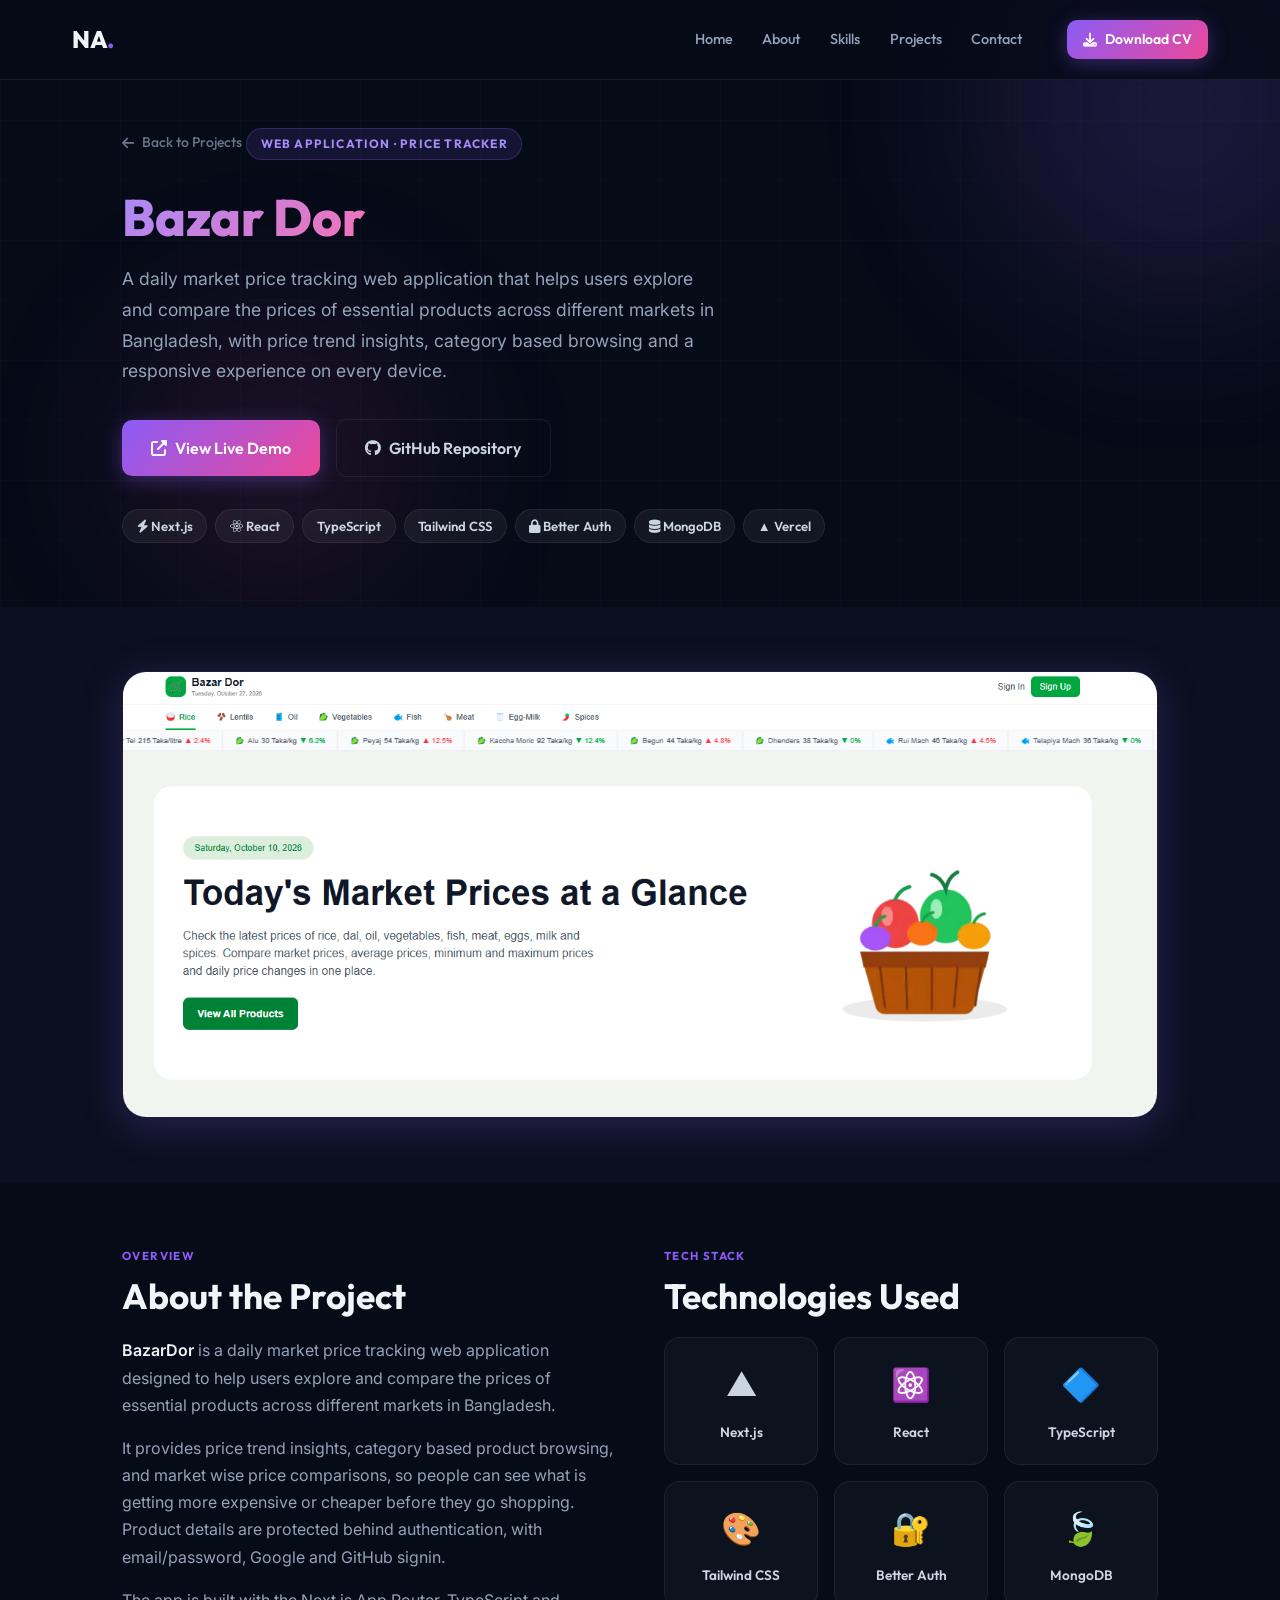
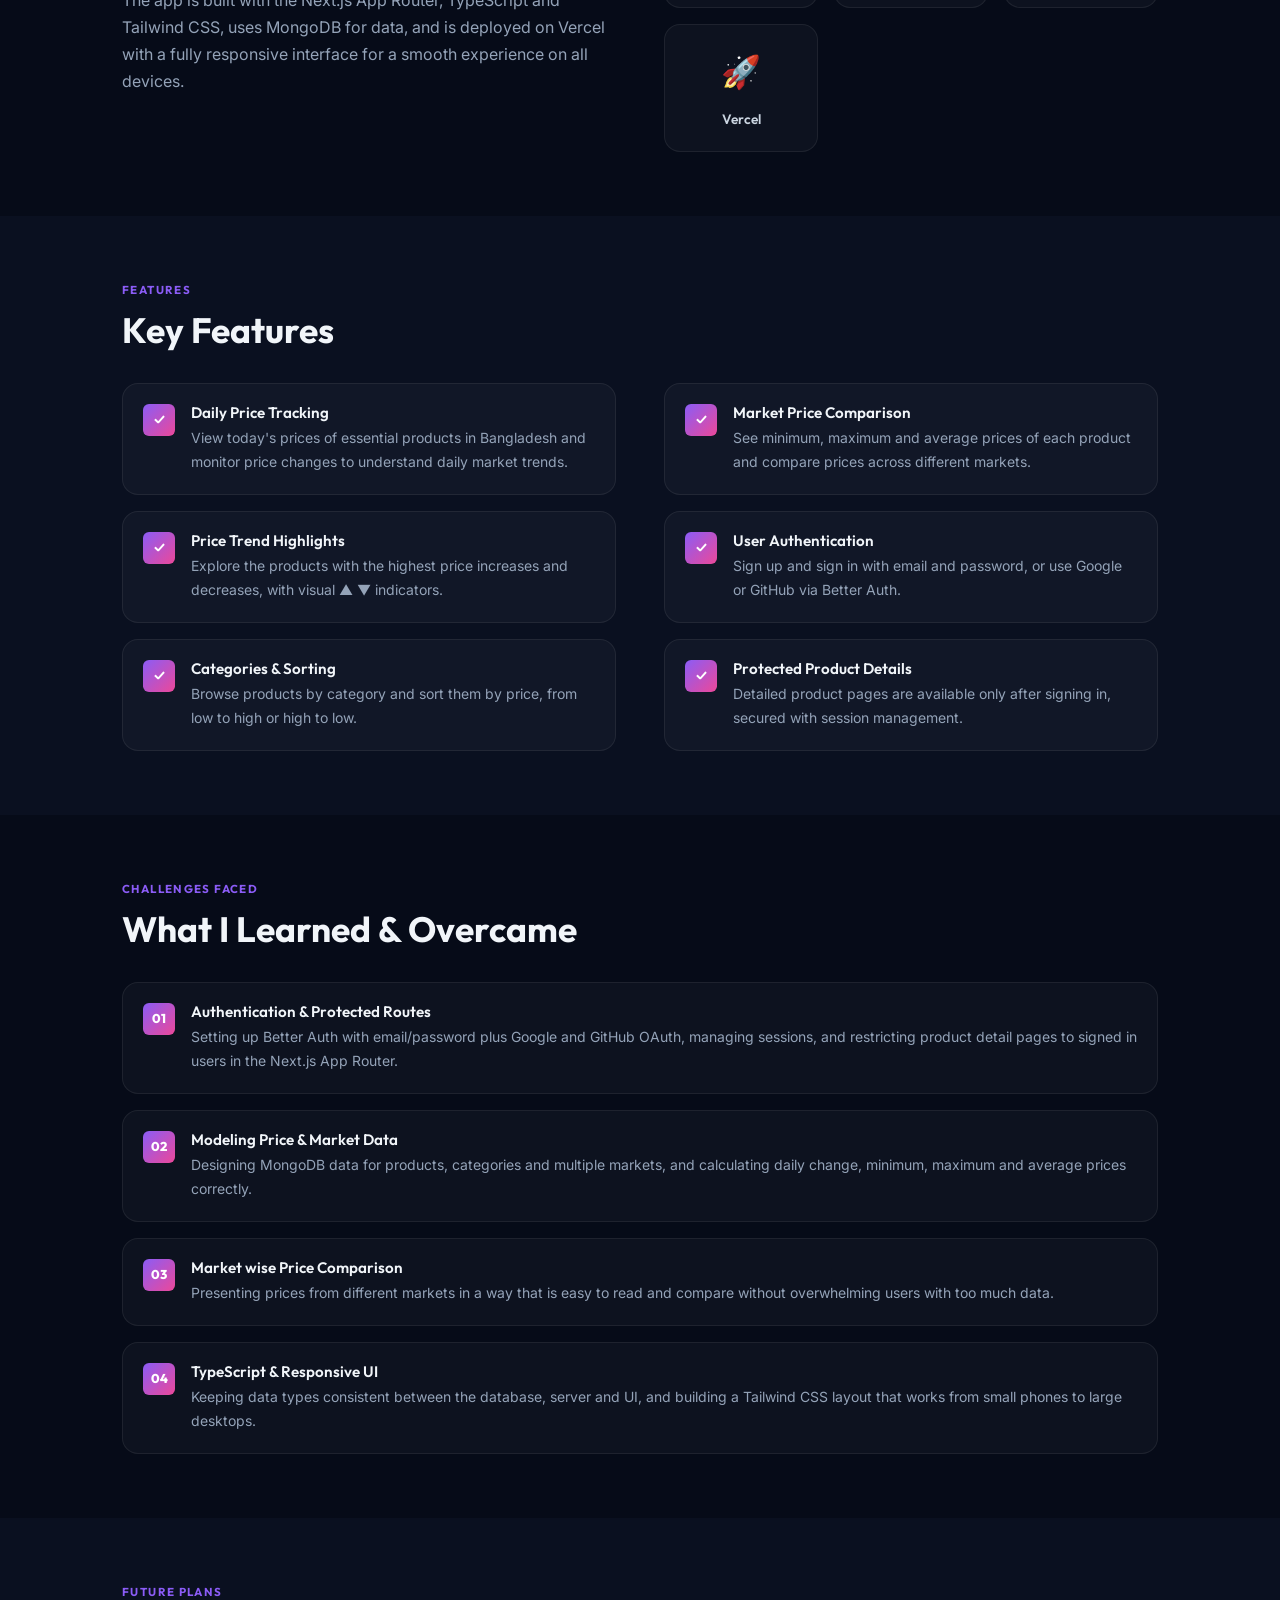
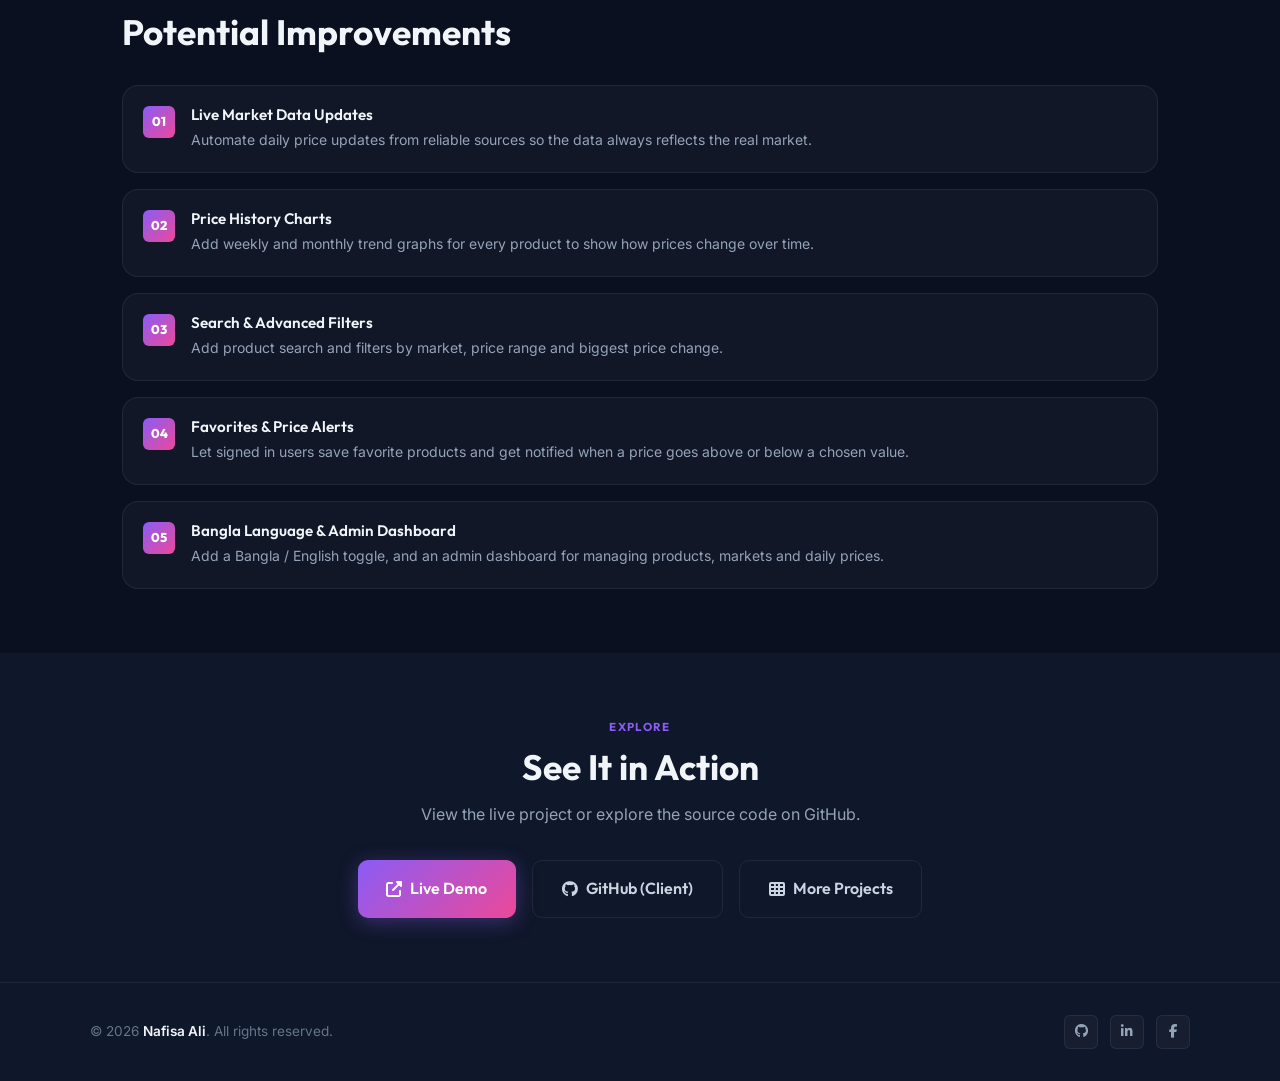
<file: projects/bazar-dor.html>
<!DOCTYPE html>
<html lang="en">
<head>
  <meta charset="UTF-8">
  <meta name="viewport" content="width=device-width, initial-scale=1.0">
  <meta name="description" content="BazarDor — daily market price tracker for essential products in Bangladesh by Nafisa Ali. Built with Next.js, TypeScript, Tailwind CSS, Better Auth and MongoDB.">
  <title>Bazar Dor — Project Details | Nafisa Ali</title>
  <link rel="preconnect" href="https://fonts.googleapis.com">
  <link rel="preconnect" href="https://fonts.gstatic.com" crossorigin>
  <link href="https://fonts.googleapis.com/css2?family=Outfit:wght@300;400;500;600;700;800;900&family=Inter:wght@300;400;500;600&display=swap" rel="stylesheet">
  <link rel="stylesheet" href="https://cdnjs.cloudflare.com/ajax/libs/font-awesome/6.5.0/css/all.min.css">
  <link rel="stylesheet" href="project-style.css">
</head>
<body>

  <!-- NAVBAR -->
  <header class="navbar" id="navbar">
    <div class="nav-container">
      <a href="../index.html" class="nav-logo">NA<span>.</span></a>
      <nav class="nav-links" id="navLinks">
        <a href="../index.html" class="nav-link">Home</a>
        <a href="../index.html#about" class="nav-link">About</a>
        <a href="../index.html#skills" class="nav-link">Skills</a>
        <a href="../index.html#projects" class="nav-link">Projects</a>
        <a href="../index.html#contact" class="nav-link">Contact</a>
      </nav>
      <div class="nav-actions">
        <a href="../Nafisa_Ali.pdf" download class="btn btn-primary btn-sm">
          <i class="fas fa-download"></i> Download CV
        </a>
        <button class="hamburger" id="hamburger" aria-label="Toggle menu">
          <span></span><span></span><span></span>
        </button>
      </div>
    </div>
  </header>

  <main>
    <!-- PROJECT HERO -->
    <section class="project-hero">
      <div class="project-hero-bg">
        <div class="project-hero-orb project-hero-orb-1"></div>
        <div class="project-hero-orb project-hero-orb-2"></div>
        <div class="grid-lines"></div>
      </div>
      <div class="container">
        <a href="../index.html#projects" class="back-link" id="bazardor-back-link">
          <i class="fas fa-arrow-left"></i> Back to Projects
        </a>
        <div class="project-category-tag">Web Application · Price Tracker</div>
        <h1><span class="gradient-text">Bazar Dor</span></h1>
        <p class="project-hero-desc">
          A daily market price tracking web application that helps users explore and compare the prices of essential products across different markets in Bangladesh, with price trend insights, category based browsing and a responsive experience on every device.
        </p>
        <div class="hero-action-row">
          <a href="https://bazar-dor-nafisaali.vercel.app/" target="_blank" rel="noopener noreferrer" class="btn btn-primary btn-lg" id="bazardor-live-btn">
            <i class="fas fa-external-link-alt"></i> View Live Demo
          </a>
          <a href="https://github.com/nafisaalicodes/Bazar-Dor.git" target="_blank" rel="noopener noreferrer" class="btn btn-outline btn-lg" id="bazardor-github-btn">
            <i class="fab fa-github"></i> GitHub Repository
          </a>
        </div>
        <div class="hero-tech-stack">
          <span class="tech-pill"><i class="fas fa-bolt"></i> Next.js</span>
          <span class="tech-pill"><i class="fab fa-react"></i> React</span>
          <span class="tech-pill">TypeScript</span>
          <span class="tech-pill">Tailwind CSS</span>
          <span class="tech-pill"><i class="fas fa-lock"></i> Better Auth</span>
          <span class="tech-pill"><i class="fas fa-database"></i> MongoDB</span>
          <span class="tech-pill">▲ Vercel</span>
        </div>
      </div>
    </section>

    <!-- SCREENSHOT -->
    <section class="project-screenshot-section">
      <div class="container">
        <div class="project-screenshot-wrap">
          <img src="../assets/Bazar Dor.png" alt="Bazar Dor Price Tracker Screenshot" loading="lazy">
        </div>
      </div>
    </section>

    <!-- DESCRIPTION & TECH STACK -->
    <section class="content-section">
      <div class="container">
        <div class="content-grid">
          <div>
            <div class="section-label">Overview</div>
            <h2>About the Project</h2>
            <p><strong>BazarDor</strong> is a daily market price tracking web application designed to help users explore and compare the prices of essential products across different markets in Bangladesh.</p>
            <p>It provides price trend insights, category based product browsing, and market wise price comparisons, so people can see what is getting more expensive or cheaper before they go shopping. Product details are protected behind authentication, with email/password, Google and GitHub signin.</p>
            <p>The app is built with the Next.js App Router, TypeScript and Tailwind CSS, uses MongoDB for data, and is deployed on Vercel with a fully responsive interface for a smooth experience on all devices.</p>
          </div>
          <div>
            <div class="section-label">Tech Stack</div>
            <h2>Technologies Used</h2>
            <div class="tech-detail-grid">
              <div class="tech-detail-card"><div class="tech-icon">▲</div><span>Next.js</span></div>
              <div class="tech-detail-card"><div class="tech-icon">⚛️</div><span>React</span></div>
              <div class="tech-detail-card"><div class="tech-icon">🔷</div><span>TypeScript</span></div>
              <div class="tech-detail-card"><div class="tech-icon">🎨</div><span>Tailwind CSS</span></div>
              <div class="tech-detail-card"><div class="tech-icon">🔐</div><span>Better Auth</span></div>
              <div class="tech-detail-card"><div class="tech-icon">🍃</div><span>MongoDB</span></div>
              <div class="tech-detail-card"><div class="tech-icon">🚀</div><span>Vercel</span></div>
            </div>
          </div>
        </div>
      </div>
    </section>

    <!-- KEY FEATURES -->
    <section class="content-section" style="background: var(--bg-1);">
      <div class="container">
        <div class="section-label">Features</div>
        <h2>Key Features</h2>
        <div class="content-grid" style="margin-top: 2rem;">
          <div class="challenge-list">
            <div class="challenge-item">
              <div class="challenge-num">✓</div>
              <div>
                <h4>Daily Price Tracking</h4>
                <p>View today's prices of essential products in Bangladesh and monitor price changes to understand daily market trends.</p>
              </div>
            </div>
            <div class="challenge-item">
              <div class="challenge-num">✓</div>
              <div>
                <h4>Price Trend Highlights</h4>
                <p>Explore the products with the highest price increases and decreases, with visual ▲ ▼ indicators.</p>
              </div>
            </div>
            <div class="challenge-item">
              <div class="challenge-num">✓</div>
              <div>
                <h4>Categories &amp; Sorting</h4>
                <p>Browse products by category and sort them by price, from low to high or high to low.</p>
              </div>
            </div>
          </div>
          <div class="challenge-list">
            <div class="challenge-item">
              <div class="challenge-num">✓</div>
              <div>
                <h4>Market Price Comparison</h4>
                <p>See minimum, maximum and average prices of each product and compare prices across different markets.</p>
              </div>
            </div>
            <div class="challenge-item">
              <div class="challenge-num">✓</div>
              <div>
                <h4>User Authentication</h4>
                <p>Sign up and sign in with email and password, or use Google or GitHub via Better Auth.</p>
              </div>
            </div>
            <div class="challenge-item">
              <div class="challenge-num">✓</div>
              <div>
                <h4>Protected Product Details</h4>
                <p>Detailed product pages are available only after signing in, secured with session management.</p>
              </div>
            </div>
          </div>
        </div>
      </div>
    </section>

    <!-- CHALLENGES -->
    <section class="content-section">
      <div class="container">
        <div class="section-label">Challenges Faced</div>
        <h2>What I Learned &amp; Overcame</h2>
        <div class="challenge-list" style="margin-top: 2rem;">
          <div class="challenge-item">
            <div class="challenge-num">01</div>
            <div>
              <h4>Authentication &amp; Protected Routes</h4>
              <p>Setting up Better Auth with email/password plus Google and GitHub OAuth, managing sessions, and restricting product detail pages to signed in users in the Next.js App Router.</p>
            </div>
          </div>
          <div class="challenge-item">
            <div class="challenge-num">02</div>
            <div>
              <h4>Modeling Price &amp; Market Data</h4>
              <p>Designing MongoDB data for products, categories and multiple markets, and calculating daily change, minimum, maximum and average prices correctly.</p>
            </div>
          </div>
          <div class="challenge-item">
            <div class="challenge-num">03</div>
            <div>
              <h4>Market wise Price Comparison</h4>
              <p>Presenting prices from different markets in a way that is easy to read and compare without overwhelming users with too much data.</p>
            </div>
          </div>
          <div class="challenge-item">
            <div class="challenge-num">04</div>
            <div>
              <h4>TypeScript &amp; Responsive UI</h4>
              <p>Keeping data types consistent between the database, server and UI, and building a Tailwind CSS layout that works from small phones to large desktops.</p>
            </div>
          </div>
        </div>
      </div>
    </section>

    <!-- FUTURE IMPROVEMENTS -->
    <section class="content-section" style="background: var(--bg-1);">
      <div class="container">
        <div class="section-label">Future Plans</div>
        <h2>Potential Improvements</h2>
        <div class="improvement-list" style="margin-top: 2rem;">
          <div class="improvement-item">
            <div class="improvement-num">01</div>
            <div>
              <h4>Live Market Data Updates</h4>
              <p>Automate daily price updates from reliable sources so the data always reflects the real market.</p>
            </div>
          </div>
          <div class="improvement-item">
            <div class="improvement-num">02</div>
            <div>
              <h4>Price History Charts</h4>
              <p>Add weekly and monthly trend graphs for every product to show how prices change over time.</p>
            </div>
          </div>
          <div class="improvement-item">
            <div class="improvement-num">03</div>
            <div>
              <h4>Search &amp; Advanced Filters</h4>
              <p>Add product search and filters by market, price range and biggest price change.</p>
            </div>
          </div>
          <div class="improvement-item">
            <div class="improvement-num">04</div>
            <div>
              <h4>Favorites &amp; Price Alerts</h4>
              <p>Let signed in users save favorite products and get notified when a price goes above or below a chosen value.</p>
            </div>
          </div>
          <div class="improvement-item">
            <div class="improvement-num">05</div>
            <div>
              <h4>Bangla Language &amp; Admin Dashboard</h4>
              <p>Add a Bangla / English toggle, and an admin dashboard for managing products, markets and daily prices.</p>
            </div>
          </div>
        </div>
      </div>
    </section>

    <!-- PROJECT LINKS -->
    <section class="project-links-section">
      <div class="container">
        <div class="section-label">Explore</div>
        <h2>See It in Action</h2>
        <p>View the live project or explore the source code on GitHub.</p>
        <div class="project-link-btns">
          <a href="https://bazar-dor-nafisaali.vercel.app/" target="_blank" rel="noopener noreferrer" class="btn btn-primary btn-lg" id="bazardor-bottom-live">
            <i class="fas fa-external-link-alt"></i> Live Demo
          </a>
          <a href="https://github.com/nafisaalicodes/Bazar-Dor.git" target="_blank" rel="noopener noreferrer" class="btn btn-outline btn-lg" id="bazardor-bottom-github">
            <i class="fab fa-github"></i> GitHub (Client)
          </a>
          <a href="../index.html#projects" class="btn btn-outline btn-lg" id="bazardor-see-more">
            <i class="fas fa-th"></i> More Projects
          </a>
        </div>
      </div>
    </section>
  </main>

  <!-- FOOTER -->
  <footer class="footer">
    <div class="footer-inner">
      <p>© 2026 <strong>Nafisa Ali</strong>. All rights reserved.</p>
      <div class="footer-socials">
        <a href="https://github.com/nafisaalicodes" target="_blank" rel="noopener noreferrer" aria-label="GitHub"><i class="fab fa-github"></i></a>
        <a href="https://www.linkedin.com/in/nafisa-ali-cse/" target="_blank" rel="noopener noreferrer" aria-label="LinkedIn"><i class="fab fa-linkedin-in"></i></a>
        <a href="https://www.facebook.com/nafisa.ali.37625843" target="_blank" rel="noopener noreferrer" aria-label="Facebook"><i class="fab fa-facebook-f"></i></a>
      </div>
    </div>
  </footer>

  <script>
    const hamburger = document.getElementById('hamburger');
    const navLinks = document.getElementById('navLinks');
    hamburger.addEventListener('click', () => {
      hamburger.classList.toggle('active');
      navLinks.classList.toggle('open');
    });
    document.querySelectorAll('.nav-link').forEach(link => {
      link.addEventListener('click', () => {
        hamburger.classList.remove('active');
        navLinks.classList.remove('open');
      });
    });
  </script>
</body>
</html>
</file>
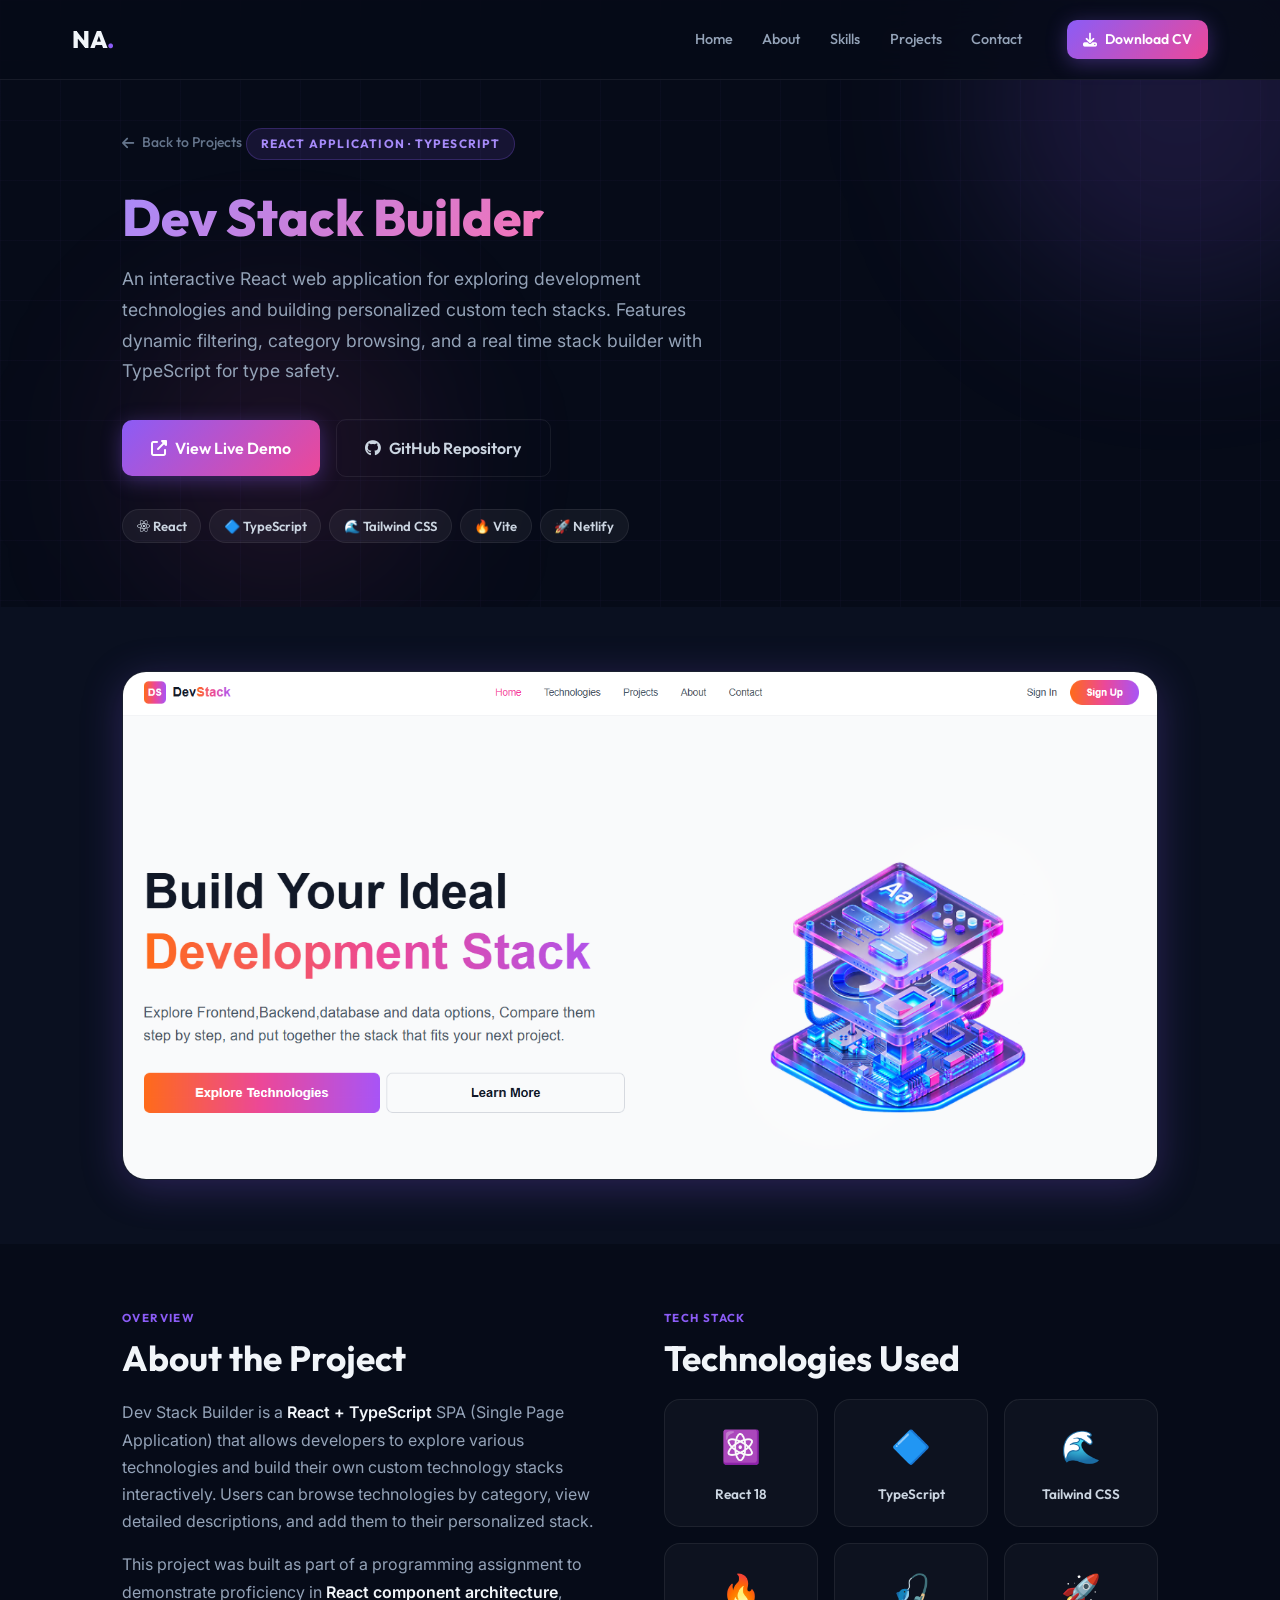
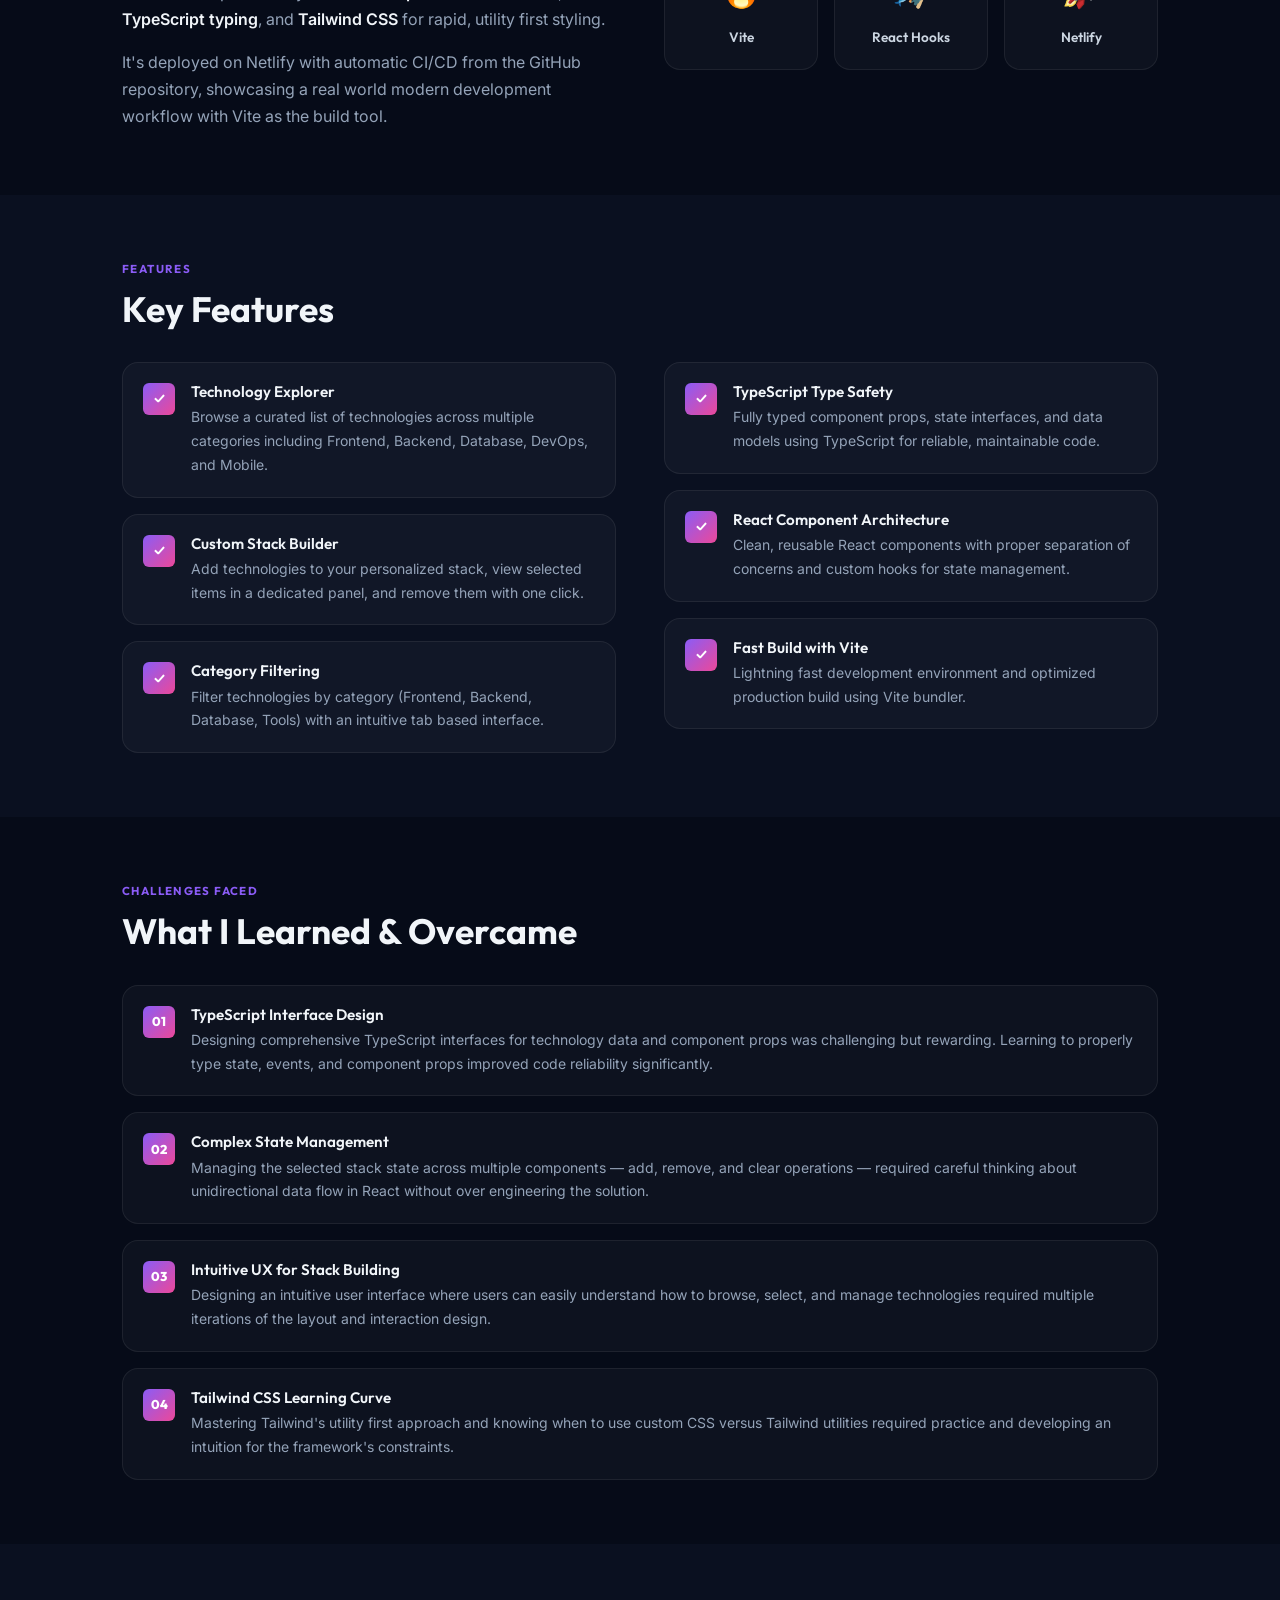
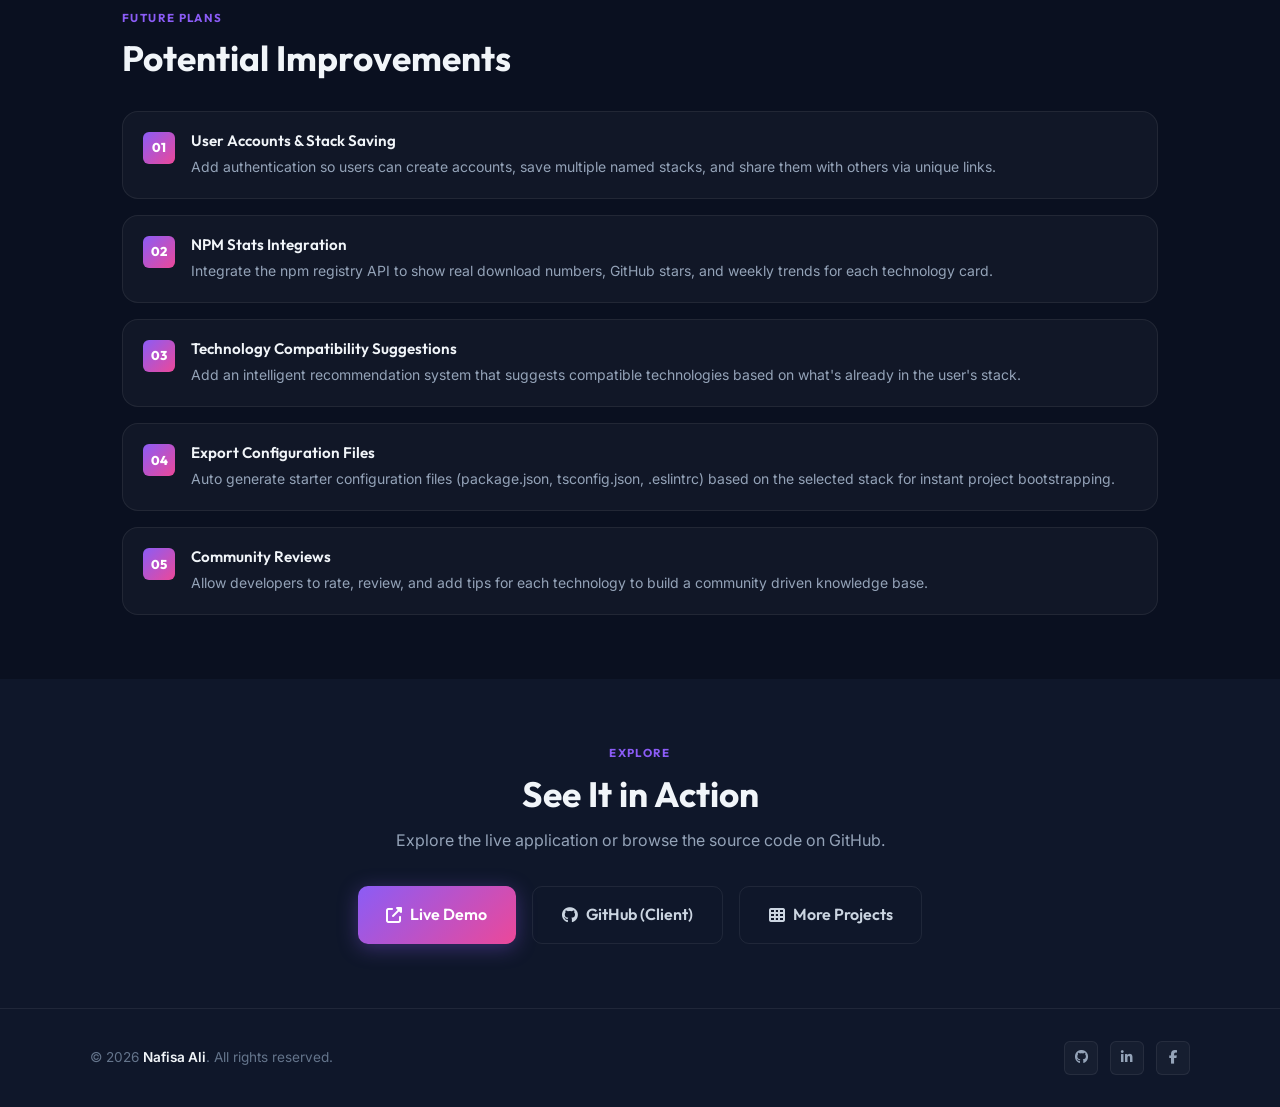
<file: projects/devstack.html>
<!DOCTYPE html>
<html lang="en">
<head>
  <meta charset="UTF-8">
  <meta name="viewport" content="width=device-width, initial-scale=1.0">
  <meta name="description" content="Dev Stack Builder — A React + TypeScript app to explore and build custom tech stacks. Project by Nafisa Ali.">
  <title>Dev Stack Builder — Project Details | Nafisa Ali</title>
  <link rel="preconnect" href="https://fonts.googleapis.com">
  <link rel="preconnect" href="https://fonts.gstatic.com" crossorigin>
  <link href="https://fonts.googleapis.com/css2?family=Outfit:wght@300;400;500;600;700;800;900&family=Inter:wght@300;400;500;600&display=swap" rel="stylesheet">
  <link rel="stylesheet" href="https://cdnjs.cloudflare.com/ajax/libs/font-awesome/6.5.0/css/all.min.css">
  <link rel="stylesheet" href="project-style.css">
</head>
<body>

  <!-- NAVBAR -->
  <header class="navbar" id="navbar">
    <div class="nav-container">
      <a href="../index.html" class="nav-logo">NA<span>.</span></a>
      <nav class="nav-links" id="navLinks">
        <a href="../index.html" class="nav-link">Home</a>
        <a href="../index.html#about" class="nav-link">About</a>
        <a href="../index.html#skills" class="nav-link">Skills</a>
        <a href="../index.html#projects" class="nav-link">Projects</a>
        <a href="../index.html#contact" class="nav-link">Contact</a>
      </nav>
      <div class="nav-actions">
        <a href="../Nafisa_Ali.pdf" download class="btn btn-primary btn-sm">
          <i class="fas fa-download"></i> Download CV
        </a>
        <button class="hamburger" id="hamburger" aria-label="Toggle menu">
          <span></span><span></span><span></span>
        </button>
      </div>
    </div>
  </header>

  <main>
    <!-- PROJECT HERO -->
    <section class="project-hero">
      <div class="project-hero-bg">
        <div class="project-hero-orb project-hero-orb-1"></div>
        <div class="project-hero-orb project-hero-orb-2"></div>
        <div class="grid-lines"></div>
      </div>
      <div class="container">
        <a href="../index.html#projects" class="back-link" id="devstack-back-link">
          <i class="fas fa-arrow-left"></i> Back to Projects
        </a>
        <div class="project-category-tag">React Application · TypeScript</div>
        <h1><span class="gradient-text">Dev Stack Builder</span></h1>
        <p class="project-hero-desc">
          An interactive React web application for exploring development technologies and building personalized custom tech stacks. Features dynamic filtering, category browsing, and a real time stack builder with TypeScript for type safety.
        </p>
        <div class="hero-action-row">
          <a href="https://dev-stack-nafisaali.netlify.app/" target="_blank" rel="noopener noreferrer" class="btn btn-primary btn-lg" id="devstack-live-btn">
            <i class="fas fa-external-link-alt"></i> View Live Demo
          </a>
          <a href="https://github.com/nafisaalicodes/Dev-stack-Assignment-5-.git" target="_blank" rel="noopener noreferrer" class="btn btn-outline btn-lg" id="devstack-github-btn">
            <i class="fab fa-github"></i> GitHub Repository
          </a>
        </div>
        <div class="hero-tech-stack">
          <span class="tech-pill"><i class="fab fa-react"></i> React</span>
          <span class="tech-pill">🔷 TypeScript</span>
          <span class="tech-pill">🌊 Tailwind CSS</span>
          <span class="tech-pill">🔥 Vite</span>
          <span class="tech-pill">🚀 Netlify</span>
        </div>
      </div>
    </section>

    <!-- SCREENSHOT -->
    <section class="project-screenshot-section">
      <div class="container">
        <div class="project-screenshot-wrap">
          <img src="../assets/Dev Stack.png" alt="Dev Stack Builder Application Screenshot" loading="lazy">
        </div>
      </div>
    </section>

    <!-- DESCRIPTION & TECH STACK -->
    <section class="content-section">
      <div class="container">
        <div class="content-grid">
          <div>
            <div class="section-label">Overview</div>
            <h2>About the Project</h2>
            <p>Dev Stack Builder is a <strong>React + TypeScript</strong> SPA (Single Page Application) that allows developers to explore various technologies and build their own custom technology stacks interactively. Users can browse technologies by category, view detailed descriptions, and add them to their personalized stack.</p>
            <p>This project was built as part of a programming assignment to demonstrate proficiency in <strong>React component architecture</strong>, <strong>TypeScript typing</strong>, and <strong>Tailwind CSS</strong> for rapid, utility first styling.</p>
            <p>It's deployed on Netlify with automatic CI/CD from the GitHub repository, showcasing a real world modern development workflow with Vite as the build tool.</p>
          </div>
          <div>
            <div class="section-label">Tech Stack</div>
            <h2>Technologies Used</h2>
            <div class="tech-detail-grid">
              <div class="tech-detail-card">
                <div class="tech-icon">⚛️</div>
                <span>React 18</span>
              </div>
              <div class="tech-detail-card">
                <div class="tech-icon">🔷</div>
                <span>TypeScript</span>
              </div>
              <div class="tech-detail-card">
                <div class="tech-icon">🌊</div>
                <span>Tailwind CSS</span>
              </div>
              <div class="tech-detail-card">
                <div class="tech-icon">🔥</div>
                <span>Vite</span>
              </div>
              <div class="tech-detail-card">
                <div class="tech-icon">🎣</div>
                <span>React Hooks</span>
              </div>
              <div class="tech-detail-card">
                <div class="tech-icon">🚀</div>
                <span>Netlify</span>
              </div>
            </div>
          </div>
        </div>
      </div>
    </section>

    <!-- KEY FEATURES -->
    <section class="content-section" style="background: var(--bg-1);">
      <div class="container">
        <div class="section-label">Features</div>
        <h2>Key Features</h2>
        <div class="content-grid" style="margin-top: 2rem;">
          <div class="challenge-list">
            <div class="challenge-item">
              <div class="challenge-num">✓</div>
              <div>
                <h4>Technology Explorer</h4>
                <p>Browse a curated list of technologies across multiple categories including Frontend, Backend, Database, DevOps, and Mobile.</p>
              </div>
            </div>
            <div class="challenge-item">
              <div class="challenge-num">✓</div>
              <div>
                <h4>Custom Stack Builder</h4>
                <p>Add technologies to your personalized stack, view selected items in a dedicated panel, and remove them with one click.</p>
              </div>
            </div>
            <div class="challenge-item">
              <div class="challenge-num">✓</div>
              <div>
                <h4>Category Filtering</h4>
                <p>Filter technologies by category (Frontend, Backend, Database, Tools) with an intuitive tab based interface.</p>
              </div>
            </div>
          </div>
          <div class="challenge-list">
            <div class="challenge-item">
              <div class="challenge-num">✓</div>
              <div>
                <h4>TypeScript Type Safety</h4>
                <p>Fully typed component props, state interfaces, and data models using TypeScript for reliable, maintainable code.</p>
              </div>
            </div>
            <div class="challenge-item">
              <div class="challenge-num">✓</div>
              <div>
                <h4>React Component Architecture</h4>
                <p>Clean, reusable React components with proper separation of concerns and custom hooks for state management.</p>
              </div>
            </div>
            <div class="challenge-item">
              <div class="challenge-num">✓</div>
              <div>
                <h4>Fast Build with Vite</h4>
                <p>Lightning fast development environment and optimized production build using Vite bundler.</p>
              </div>
            </div>
          </div>
        </div>
      </div>
    </section>

    <!-- CHALLENGES -->
    <section class="content-section">
      <div class="container">
        <div class="section-label">Challenges Faced</div>
        <h2>What I Learned &amp; Overcame</h2>
        <div class="challenge-list" style="margin-top: 2rem;">
          <div class="challenge-item">
            <div class="challenge-num">01</div>
            <div>
              <h4>TypeScript Interface Design</h4>
              <p>Designing comprehensive TypeScript interfaces for technology data and component props was challenging but rewarding. Learning to properly type state, events, and component props improved code reliability significantly.</p>
            </div>
          </div>
          <div class="challenge-item">
            <div class="challenge-num">02</div>
            <div>
              <h4>Complex State Management</h4>
              <p>Managing the selected stack state across multiple components — add, remove, and clear operations — required careful thinking about unidirectional data flow in React without over engineering the solution.</p>
            </div>
          </div>
          <div class="challenge-item">
            <div class="challenge-num">03</div>
            <div>
              <h4>Intuitive UX for Stack Building</h4>
              <p>Designing an intuitive user interface where users can easily understand how to browse, select, and manage technologies required multiple iterations of the layout and interaction design.</p>
            </div>
          </div>
          <div class="challenge-item">
            <div class="challenge-num">04</div>
            <div>
              <h4>Tailwind CSS Learning Curve</h4>
              <p>Mastering Tailwind's utility first approach and knowing when to use custom CSS versus Tailwind utilities required practice and developing an intuition for the framework's constraints.</p>
            </div>
          </div>
        </div>
      </div>
    </section>

    <!-- FUTURE IMPROVEMENTS -->
    <section class="content-section" style="background: var(--bg-1);">
      <div class="container">
        <div class="section-label">Future Plans</div>
        <h2>Potential Improvements</h2>
        <div class="improvement-list" style="margin-top: 2rem;">
          <div class="improvement-item">
            <div class="improvement-num">01</div>
            <div>
              <h4>User Accounts &amp; Stack Saving</h4>
              <p>Add authentication  so users can create accounts, save multiple named stacks, and share them with others via unique links.</p>
            </div>
          </div>
          <div class="improvement-item">
            <div class="improvement-num">02</div>
            <div>
              <h4>NPM Stats Integration</h4>
              <p>Integrate the npm registry API to show real download numbers, GitHub stars, and weekly trends for each technology card.</p>
            </div>
          </div>
          <div class="improvement-item">
            <div class="improvement-num">03</div>
            <div>
              <h4>Technology Compatibility Suggestions</h4>
              <p>Add an intelligent recommendation system that suggests compatible technologies based on what's already in the user's stack.</p>
            </div>
          </div>
          <div class="improvement-item">
            <div class="improvement-num">04</div>
            <div>
              <h4>Export Configuration Files</h4>
              <p>Auto generate starter configuration files (package.json, tsconfig.json, .eslintrc) based on the selected stack for instant project bootstrapping.</p>
            </div>
          </div>
          <div class="improvement-item">
            <div class="improvement-num">05</div>
            <div>
              <h4>Community Reviews</h4>
              <p>Allow developers to rate, review, and add tips for each technology to build a community driven knowledge base.</p>
            </div>
          </div>
        </div>
      </div>
    </section>

    <!-- PROJECT LINKS -->
    <section class="project-links-section">
      <div class="container">
        <div class="section-label">Explore</div>
        <h2>See It in Action</h2>
        <p>Explore the live application or browse the source code on GitHub.</p>
        <div class="project-link-btns">
          <a href="https://dev-stack-nafisaali.netlify.app/" target="_blank" rel="noopener noreferrer" class="btn btn-primary btn-lg" id="devstack-bottom-live">
            <i class="fas fa-external-link-alt"></i> Live Demo
          </a>
          <a href="https://github.com/nafisaalicodes/Dev-stack-Assignment-5-.git" target="_blank" rel="noopener noreferrer" class="btn btn-outline btn-lg" id="devstack-bottom-github">
            <i class="fab fa-github"></i> GitHub (Client)
          </a>
          <a href="../index.html#projects" class="btn btn-outline btn-lg" id="devstack-see-more">
            <i class="fas fa-th"></i> More Projects
          </a>
        </div>
      </div>
    </section>
  </main>

  <!-- FOOTER -->
  <footer class="footer">
    <div class="footer-inner">
      <p>© 2026 <strong>Nafisa Ali</strong>. All rights reserved.</p>
      <div class="footer-socials">
        <a href="https://github.com/nafisaalicodes" target="_blank" aria-label="GitHub"><i class="fab fa-github"></i></a>
        <a href="https://www.linkedin.com/in/nafisa-ali-cse/" target="_blank" aria-label="LinkedIn"><i class="fab fa-linkedin-in"></i></a>
        <a href="https://www.facebook.com/nafisa.ali.37625843" target="_blank" aria-label="Facebook"><i class="fab fa-facebook-f"></i></a>
      </div>
    </div>
  </footer>

  <script>
    const hamburger = document.getElementById('hamburger');
    const navLinks = document.getElementById('navLinks');
    hamburger.addEventListener('click', () => {
      hamburger.classList.toggle('active');
      navLinks.classList.toggle('open');
    });
    document.querySelectorAll('.nav-link').forEach(link => {
      link.addEventListener('click', () => {
        hamburger.classList.remove('active');
        navLinks.classList.remove('open');
      });
    });
  </script>
</body>
</html>
</file>
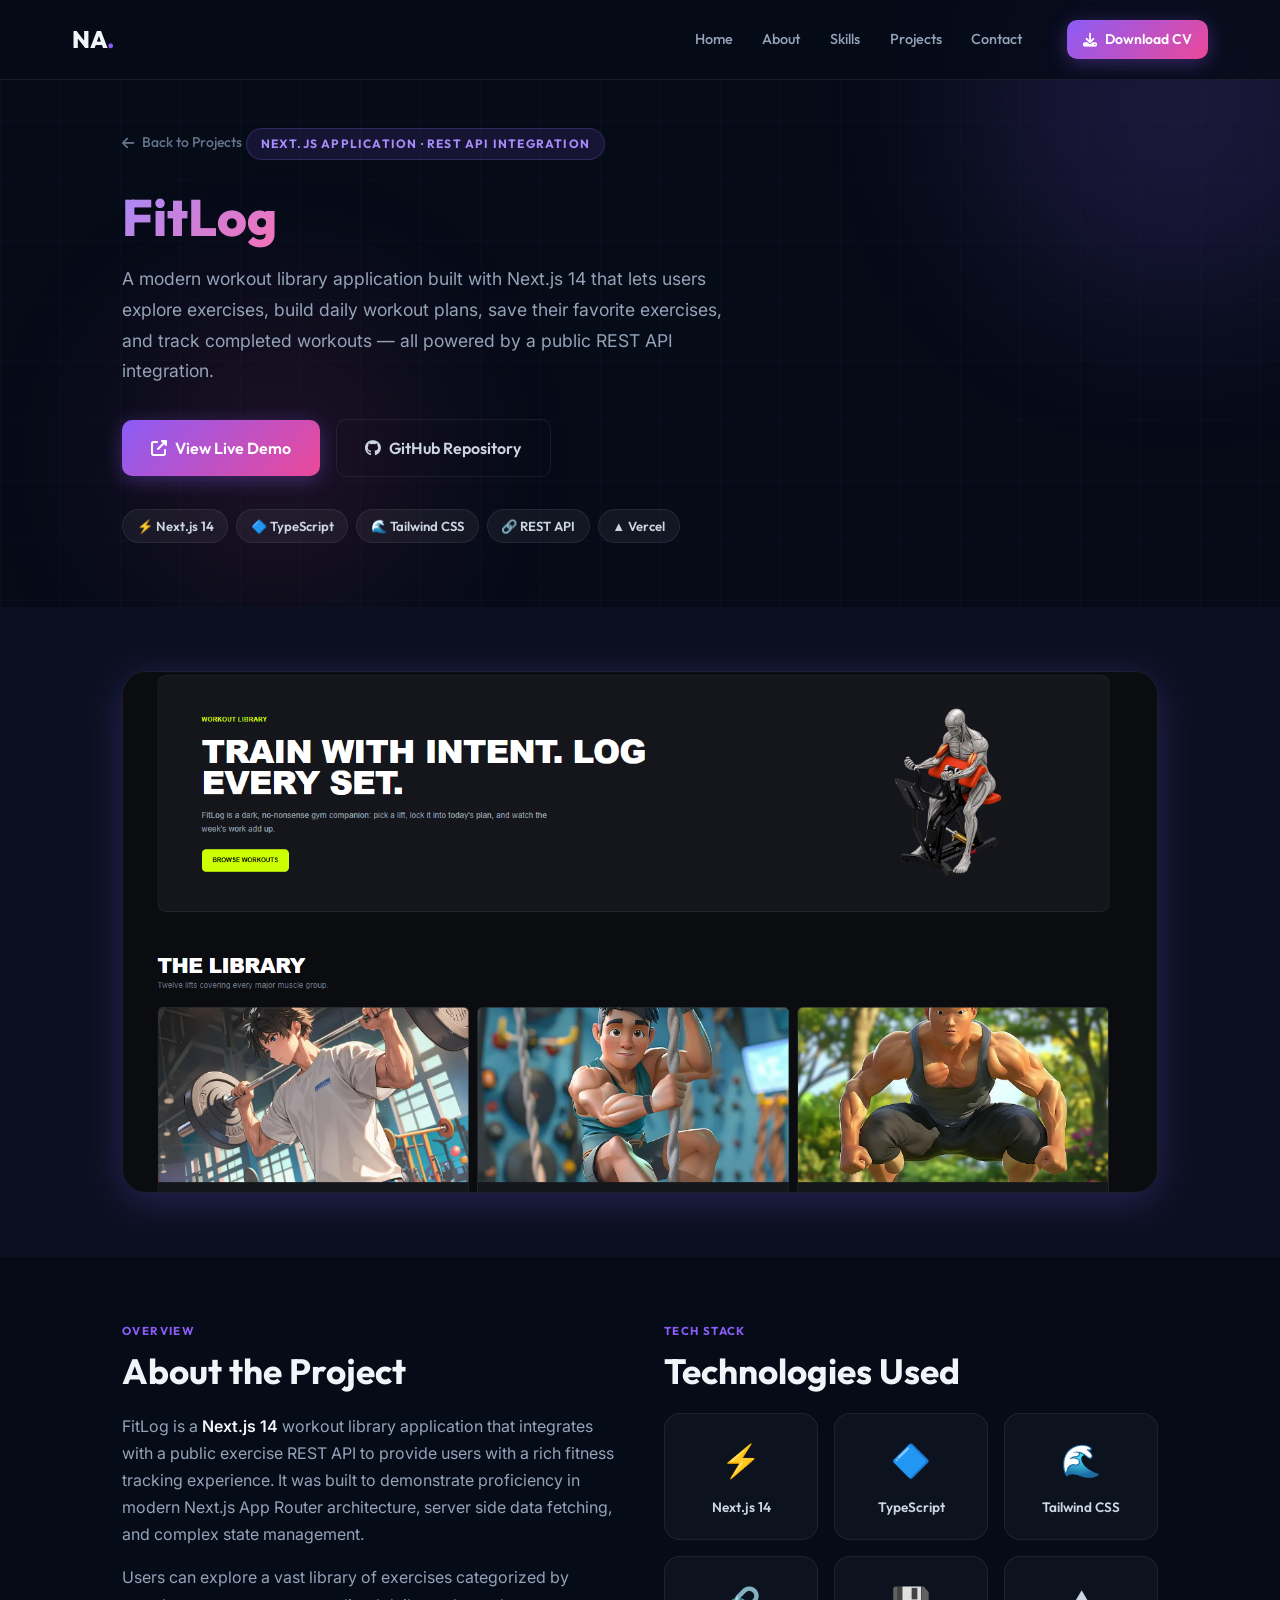
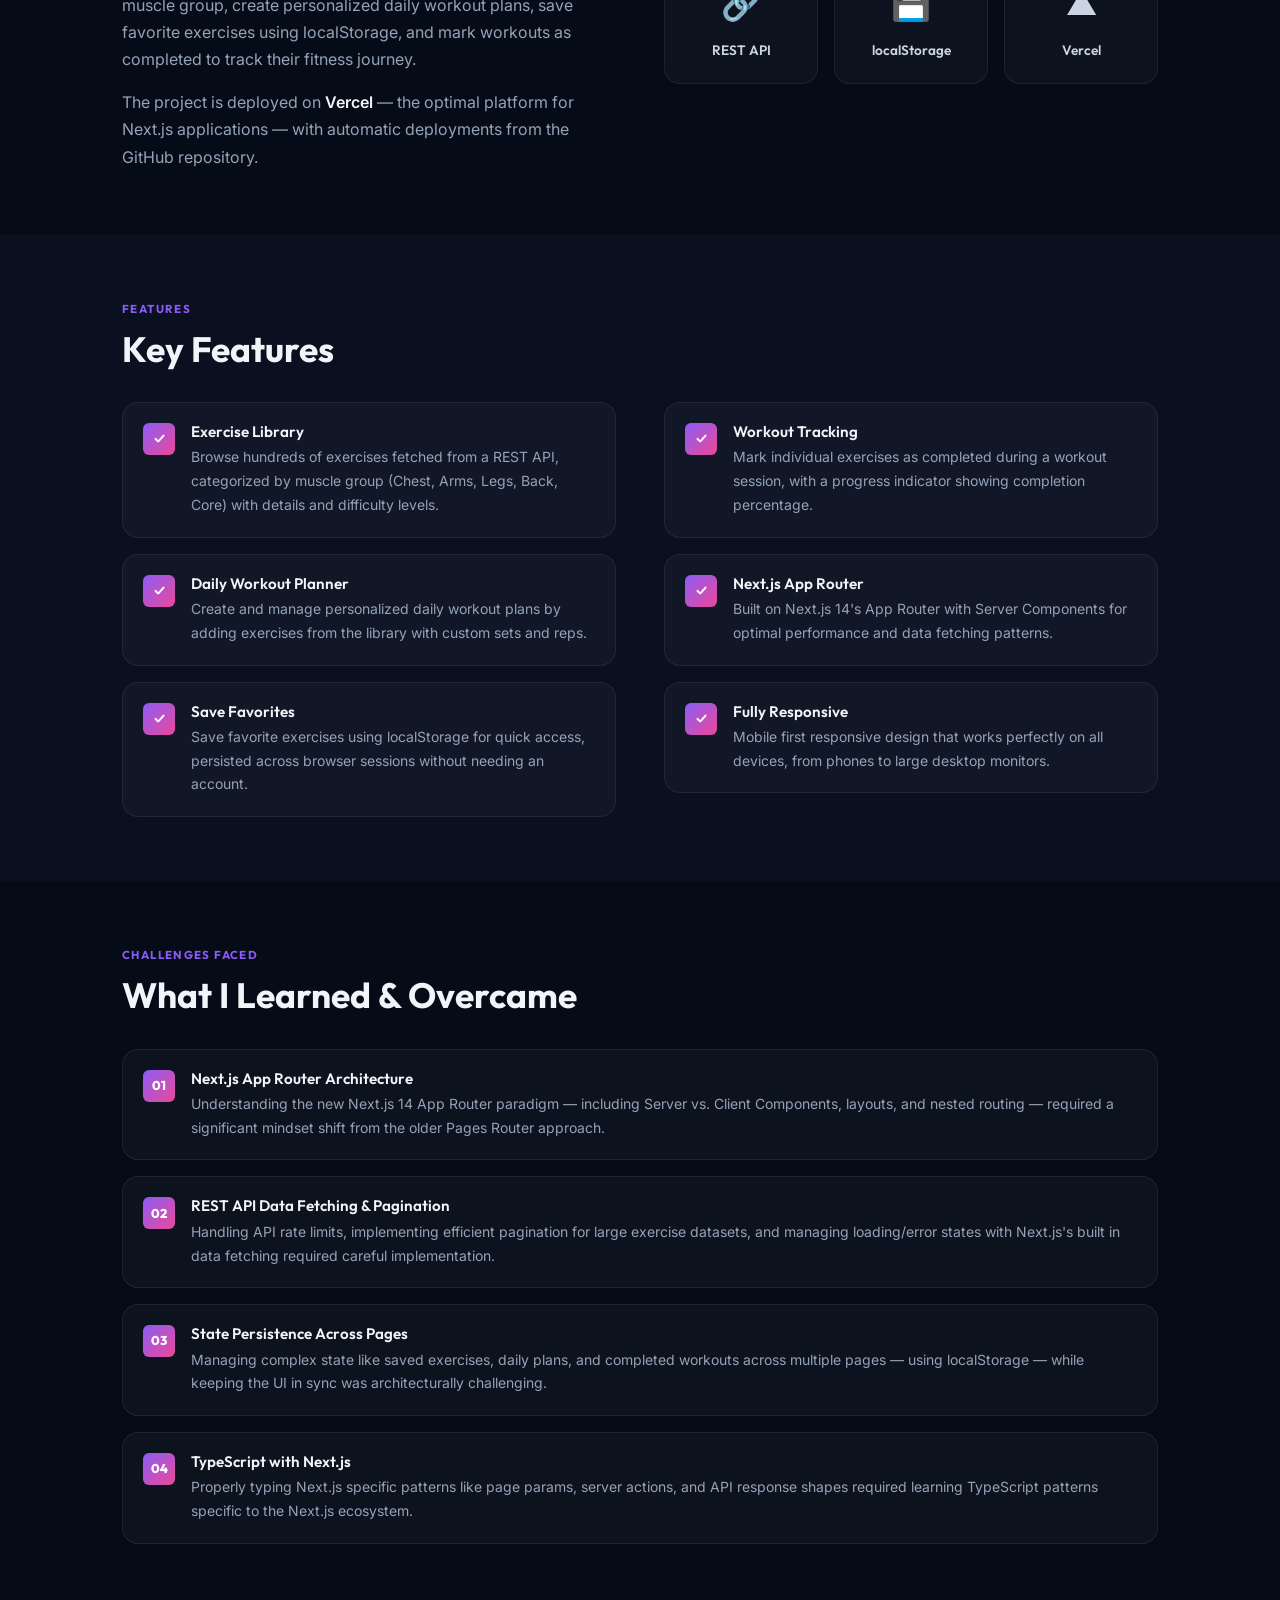
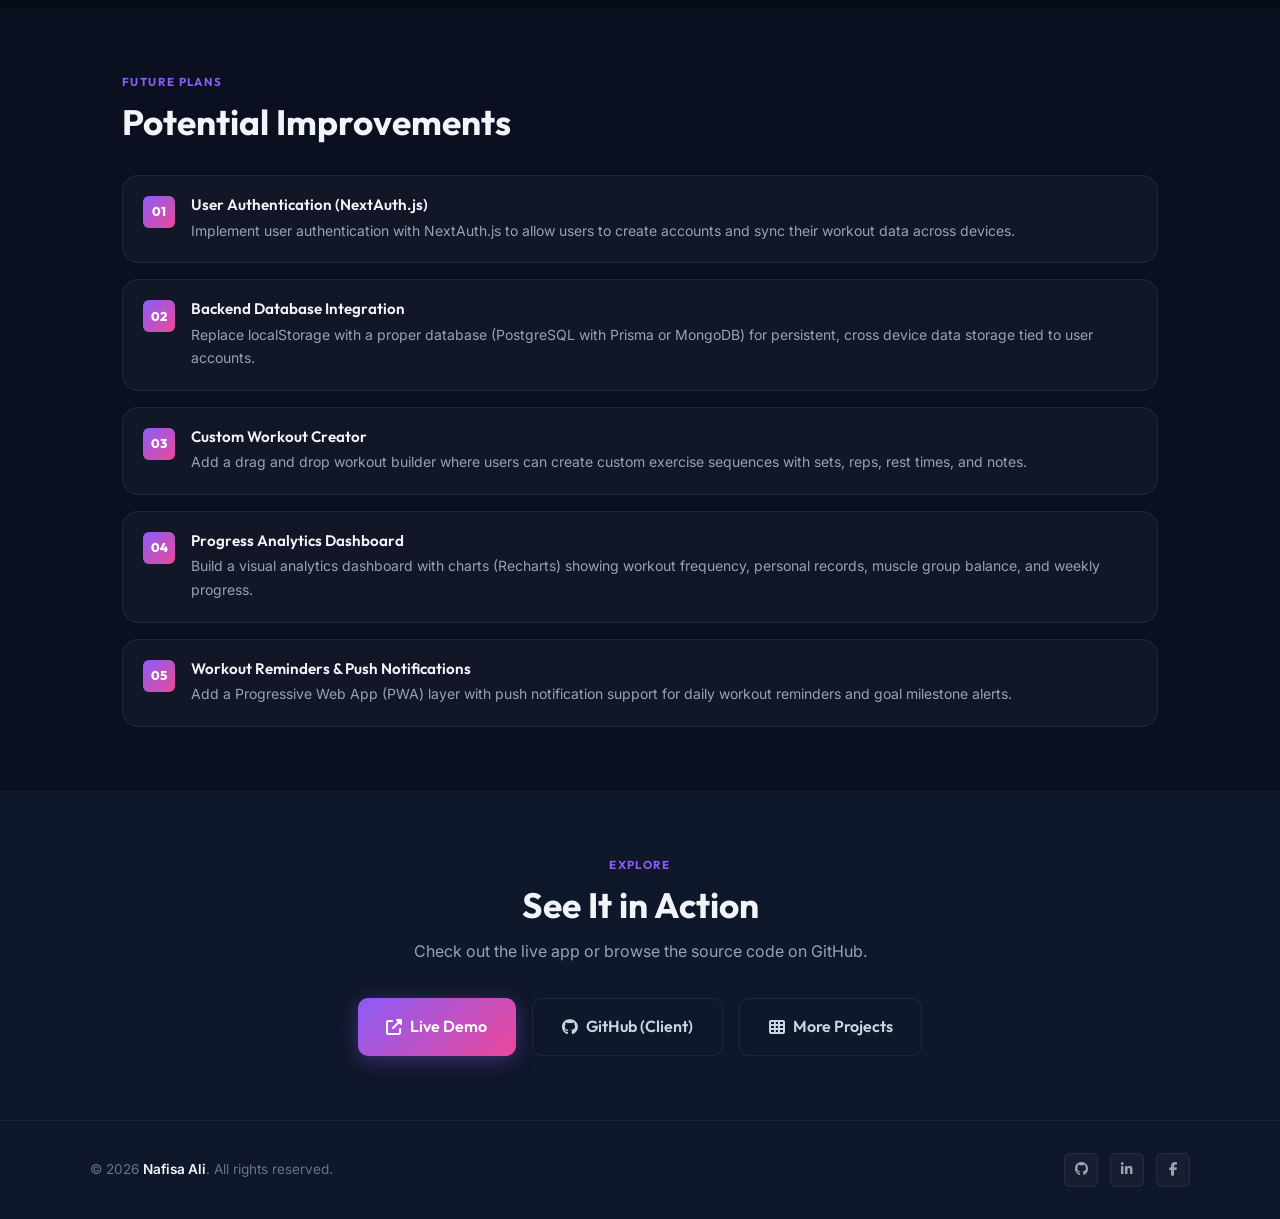
<file: projects/fitlog.html>
<!DOCTYPE html>
<html lang="en">
<head>
  <meta charset="UTF-8">
  <meta name="viewport" content="width=device-width, initial-scale=1.0">
  <meta name="description" content="FitLog — A Next.js workout library app with exercise tracking and daily plans. Project by Nafisa Ali.">
  <title>FitLog — Project Details | Nafisa Ali</title>
  <link rel="preconnect" href="https://fonts.googleapis.com">
  <link rel="preconnect" href="https://fonts.gstatic.com" crossorigin>
  <link href="https://fonts.googleapis.com/css2?family=Outfit:wght@300;400;500;600;700;800;900&family=Inter:wght@300;400;500;600&display=swap" rel="stylesheet">
  <link rel="stylesheet" href="https://cdnjs.cloudflare.com/ajax/libs/font-awesome/6.5.0/css/all.min.css">
  <link rel="stylesheet" href="project-style.css">
</head>
<body>

  <!-- NAVBAR -->
  <header class="navbar" id="navbar">
    <div class="nav-container">
      <a href="../index.html" class="nav-logo">NA<span>.</span></a>
      <nav class="nav-links" id="navLinks">
        <a href="../index.html" class="nav-link">Home</a>
        <a href="../index.html#about" class="nav-link">About</a>
        <a href="../index.html#skills" class="nav-link">Skills</a>
        <a href="../index.html#projects" class="nav-link">Projects</a>
        <a href="../index.html#contact" class="nav-link">Contact</a>
      </nav>
      <div class="nav-actions">
        <a href="../Nafisa_Ali.pdf" download class="btn btn-primary btn-sm">
          <i class="fas fa-download"></i> Download CV
        </a>
        <button class="hamburger" id="hamburger" aria-label="Toggle menu">
          <span></span><span></span><span></span>
        </button>
      </div>
    </div>
  </header>

  <main>
    <!-- PROJECT HERO -->
    <section class="project-hero">
      <div class="project-hero-bg">
        <div class="project-hero-orb project-hero-orb-1"></div>
        <div class="project-hero-orb project-hero-orb-2"></div>
        <div class="grid-lines"></div>
      </div>
      <div class="container">
        <a href="../index.html#projects" class="back-link" id="fitlog-back-link">
          <i class="fas fa-arrow-left"></i> Back to Projects
        </a>
        <div class="project-category-tag">Next.js Application · REST API Integration</div>
        <h1><span class="gradient-text">FitLog</span></h1>
        <p class="project-hero-desc">
          A modern workout library application built with Next.js 14 that lets users explore exercises, build daily workout plans, save their favorite exercises, and track completed workouts — all powered by a public REST API integration.
        </p>
        <div class="hero-action-row">
          <a href="https://fit-log-project-next-js.vercel.app/" target="_blank" rel="noopener noreferrer" class="btn btn-primary btn-lg" id="fitlog-live-btn">
            <i class="fas fa-external-link-alt"></i> View Live Demo
          </a>
          <a href="https://github.com/nafisaalicodes/FitLog-Project-Next.js-.git" target="_blank" rel="noopener noreferrer" class="btn btn-outline btn-lg" id="fitlog-github-btn">
            <i class="fab fa-github"></i> GitHub Repository
          </a>
        </div>
        <div class="hero-tech-stack">
          <span class="tech-pill">⚡ Next.js 14</span>
          <span class="tech-pill">🔷 TypeScript</span>
          <span class="tech-pill">🌊 Tailwind CSS</span>
          <span class="tech-pill">🔗 REST API</span>
          <span class="tech-pill">▲ Vercel</span>
        </div>
      </div>
    </section>

    <!-- SCREENSHOT -->
    <section class="project-screenshot-section">
      <div class="container">
        <div class="project-screenshot-wrap">
          <img src="../assets/Fitlog.png" alt="FitLog Workout Application Screenshot" loading="lazy">
        </div>
      </div>
    </section>

    <!-- DESCRIPTION & TECH STACK -->
    <section class="content-section">
      <div class="container">
        <div class="content-grid">
          <div>
            <div class="section-label">Overview</div>
            <h2>About the Project</h2>
            <p>FitLog is a <strong>Next.js 14</strong> workout library application that integrates with a public exercise REST API to provide users with a rich fitness tracking experience. It was built to demonstrate proficiency in modern Next.js App Router architecture, server side data fetching, and complex state management.</p>
            <p>Users can explore a vast library of exercises categorized by muscle group, create personalized daily workout plans, save favorite exercises using localStorage, and mark workouts as completed to track their fitness journey.</p>
            <p>The project is deployed on <strong>Vercel</strong> — the optimal platform for Next.js applications — with automatic deployments from the GitHub repository.</p>
          </div>
          <div>
            <div class="section-label">Tech Stack</div>
            <h2>Technologies Used</h2>
            <div class="tech-detail-grid">
              <div class="tech-detail-card">
                <div class="tech-icon">⚡</div>
                <span>Next.js 14</span>
              </div>
              <div class="tech-detail-card">
                <div class="tech-icon">🔷</div>
                <span>TypeScript</span>
              </div>
              <div class="tech-detail-card">
                <div class="tech-icon">🌊</div>
                <span>Tailwind CSS</span>
              </div>
              <div class="tech-detail-card">
                <div class="tech-icon">🔗</div>
                <span>REST API</span>
              </div>
              <div class="tech-detail-card">
                <div class="tech-icon">💾</div>
                <span>localStorage</span>
              </div>
              <div class="tech-detail-card">
                <div class="tech-icon">▲</div>
                <span>Vercel</span>
              </div>
            </div>
          </div>
        </div>
      </div>
    </section>

    <!-- KEY FEATURES -->
    <section class="content-section" style="background: var(--bg-1);">
      <div class="container">
        <div class="section-label">Features</div>
        <h2>Key Features</h2>
        <div class="content-grid" style="margin-top: 2rem;">
          <div class="challenge-list">
            <div class="challenge-item">
              <div class="challenge-num">✓</div>
              <div>
                <h4>Exercise Library</h4>
                <p>Browse hundreds of exercises fetched from a REST API, categorized by muscle group (Chest, Arms, Legs, Back, Core) with details and difficulty levels.</p>
              </div>
            </div>
            <div class="challenge-item">
              <div class="challenge-num">✓</div>
              <div>
                <h4>Daily Workout Planner</h4>
                <p>Create and manage personalized daily workout plans by adding exercises from the library with custom sets and reps.</p>
              </div>
            </div>
            <div class="challenge-item">
              <div class="challenge-num">✓</div>
              <div>
                <h4>Save Favorites</h4>
                <p>Save favorite exercises using localStorage for quick access, persisted across browser sessions without needing an account.</p>
              </div>
            </div>
          </div>
          <div class="challenge-list">
            <div class="challenge-item">
              <div class="challenge-num">✓</div>
              <div>
                <h4>Workout Tracking</h4>
                <p>Mark individual exercises as completed during a workout session, with a progress indicator showing completion percentage.</p>
              </div>
            </div>
            <div class="challenge-item">
              <div class="challenge-num">✓</div>
              <div>
                <h4>Next.js App Router</h4>
                <p>Built on Next.js 14's App Router with Server Components for optimal performance and data fetching patterns.</p>
              </div>
            </div>
            <div class="challenge-item">
              <div class="challenge-num">✓</div>
              <div>
                <h4>Fully Responsive</h4>
                <p>Mobile first responsive design that works perfectly on all devices, from phones to large desktop monitors.</p>
              </div>
            </div>
          </div>
        </div>
      </div>
    </section>

    <!-- CHALLENGES -->
    <section class="content-section">
      <div class="container">
        <div class="section-label">Challenges Faced</div>
        <h2>What I Learned &amp; Overcame</h2>
        <div class="challenge-list" style="margin-top: 2rem;">
          <div class="challenge-item">
            <div class="challenge-num">01</div>
            <div>
              <h4>Next.js App Router Architecture</h4>
              <p>Understanding the new Next.js 14 App Router paradigm — including Server vs. Client Components, layouts, and nested routing — required a significant mindset shift from the older Pages Router approach.</p>
            </div>
          </div>
          <div class="challenge-item">
            <div class="challenge-num">02</div>
            <div>
              <h4>REST API Data Fetching &amp; Pagination</h4>
              <p>Handling API rate limits, implementing efficient pagination for large exercise datasets, and managing loading/error states with Next.js's built in data fetching required careful implementation.</p>
            </div>
          </div>
          <div class="challenge-item">
            <div class="challenge-num">03</div>
            <div>
              <h4>State Persistence Across Pages</h4>
              <p>Managing complex state like saved exercises, daily plans, and completed workouts across multiple pages — using localStorage — while keeping the UI in sync was architecturally challenging.</p>
            </div>
          </div>
          <div class="challenge-item">
            <div class="challenge-num">04</div>
            <div>
              <h4>TypeScript with Next.js</h4>
              <p>Properly typing Next.js specific patterns like page params, server actions, and API response shapes required learning TypeScript patterns specific to the Next.js ecosystem.</p>
            </div>
          </div>
        </div>
      </div>
    </section>

    <!-- FUTURE IMPROVEMENTS -->
    <section class="content-section" style="background: var(--bg-1);">
      <div class="container">
        <div class="section-label">Future Plans</div>
        <h2>Potential Improvements</h2>
        <div class="improvement-list" style="margin-top: 2rem;">
          <div class="improvement-item">
            <div class="improvement-num">01</div>
            <div>
              <h4>User Authentication (NextAuth.js)</h4>
              <p>Implement user authentication with NextAuth.js to allow users to create accounts and sync their workout data across devices.</p>
            </div>
          </div>
          <div class="improvement-item">
            <div class="improvement-num">02</div>
            <div>
              <h4>Backend Database Integration</h4>
              <p>Replace localStorage with a proper database (PostgreSQL with Prisma or MongoDB) for persistent, cross device data storage tied to user accounts.</p>
            </div>
          </div>
          <div class="improvement-item">
            <div class="improvement-num">03</div>
            <div>
              <h4>Custom Workout Creator</h4>
              <p>Add a drag and drop workout builder where users can create custom exercise sequences with sets, reps, rest times, and notes.</p>
            </div>
          </div>
          <div class="improvement-item">
            <div class="improvement-num">04</div>
            <div>
              <h4>Progress Analytics Dashboard</h4>
              <p>Build a visual analytics dashboard with charts (Recharts) showing workout frequency, personal records, muscle group balance, and weekly progress.</p>
            </div>
          </div>
          <div class="improvement-item">
            <div class="improvement-num">05</div>
            <div>
              <h4>Workout Reminders &amp; Push Notifications</h4>
              <p>Add a Progressive Web App (PWA) layer with push notification support for daily workout reminders and goal milestone alerts.</p>
            </div>
          </div>
        </div>
      </div>
    </section>

    <!-- PROJECT LINKS -->
    <section class="project-links-section">
      <div class="container">
        <div class="section-label">Explore</div>
        <h2>See It in Action</h2>
        <p>Check out the live app or browse the source code on GitHub.</p>
        <div class="project-link-btns">
          <a href="https://fit-log-project-next-js.vercel.app/" target="_blank" rel="noopener noreferrer" class="btn btn-primary btn-lg" id="fitlog-bottom-live">
            <i class="fas fa-external-link-alt"></i> Live Demo
          </a>
          <a href="https://github.com/nafisaalicodes/FitLog-Project-Next.js-.git" target="_blank" rel="noopener noreferrer" class="btn btn-outline btn-lg" id="fitlog-bottom-github">
            <i class="fab fa-github"></i> GitHub (Client)
          </a>
          <a href="../index.html#projects" class="btn btn-outline btn-lg" id="fitlog-see-more">
            <i class="fas fa-th"></i> More Projects
          </a>
        </div>
      </div>
    </section>
  </main>

  <!-- FOOTER -->
  <footer class="footer">
    <div class="footer-inner">
      <p>© 2026 <strong>Nafisa Ali</strong>. All rights reserved.</p>
      <div class="footer-socials">
        <a href="https://github.com/nafisaalicodes" target="_blank" aria-label="GitHub"><i class="fab fa-github"></i></a>
        <a href="https://www.linkedin.com/in/nafisa-ali-cse/" target="_blank" aria-label="LinkedIn"><i class="fab fa-linkedin-in"></i></a>
        <a href="https://www.facebook.com/nafisa.ali.37625843" target="_blank" aria-label="Facebook"><i class="fab fa-facebook-f"></i></a>
      </div>
    </div>
  </footer>

  <script>
    const hamburger = document.getElementById('hamburger');
    const navLinks = document.getElementById('navLinks');
    hamburger.addEventListener('click', () => {
      hamburger.classList.toggle('active');
      navLinks.classList.toggle('open');
    });
    document.querySelectorAll('.nav-link').forEach(link => {
      link.addEventListener('click', () => {
        hamburger.classList.remove('active');
        navLinks.classList.remove('open');
      });
    });
  </script>
</body>
</html>
</file>
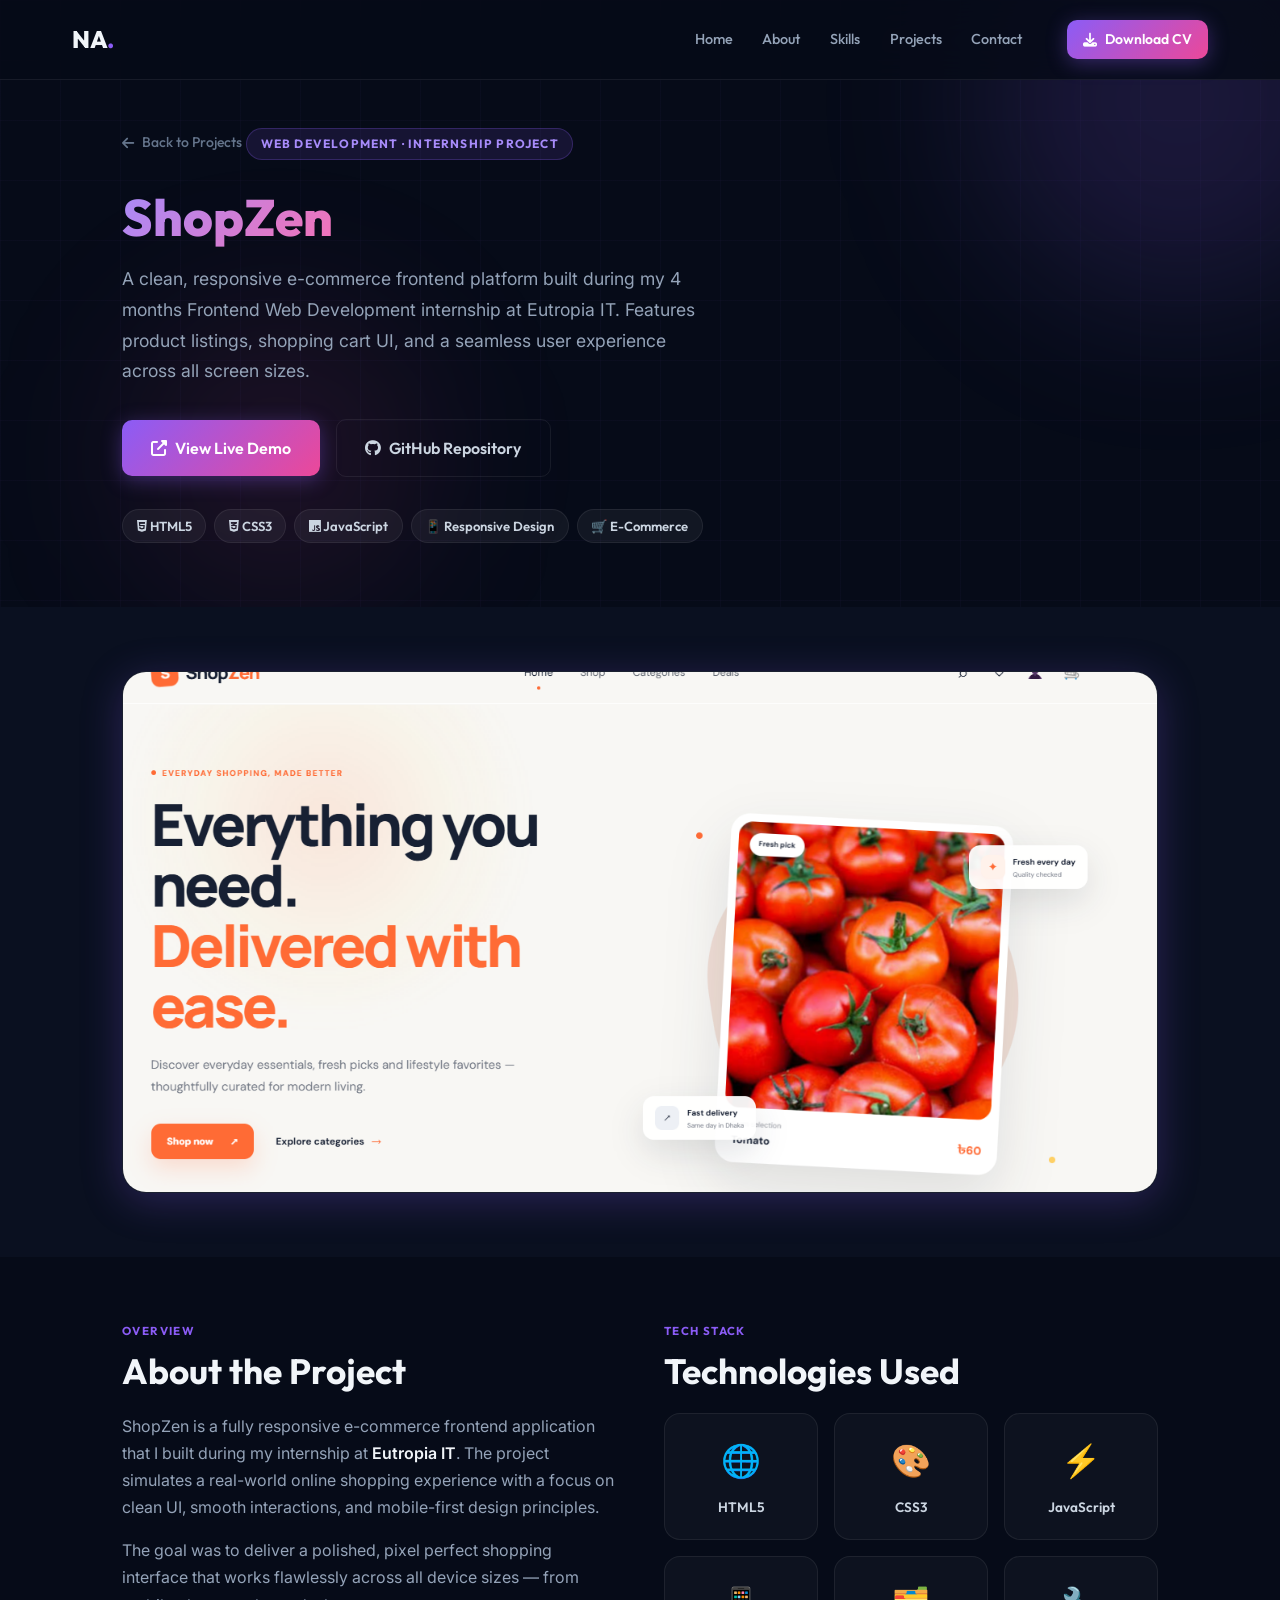
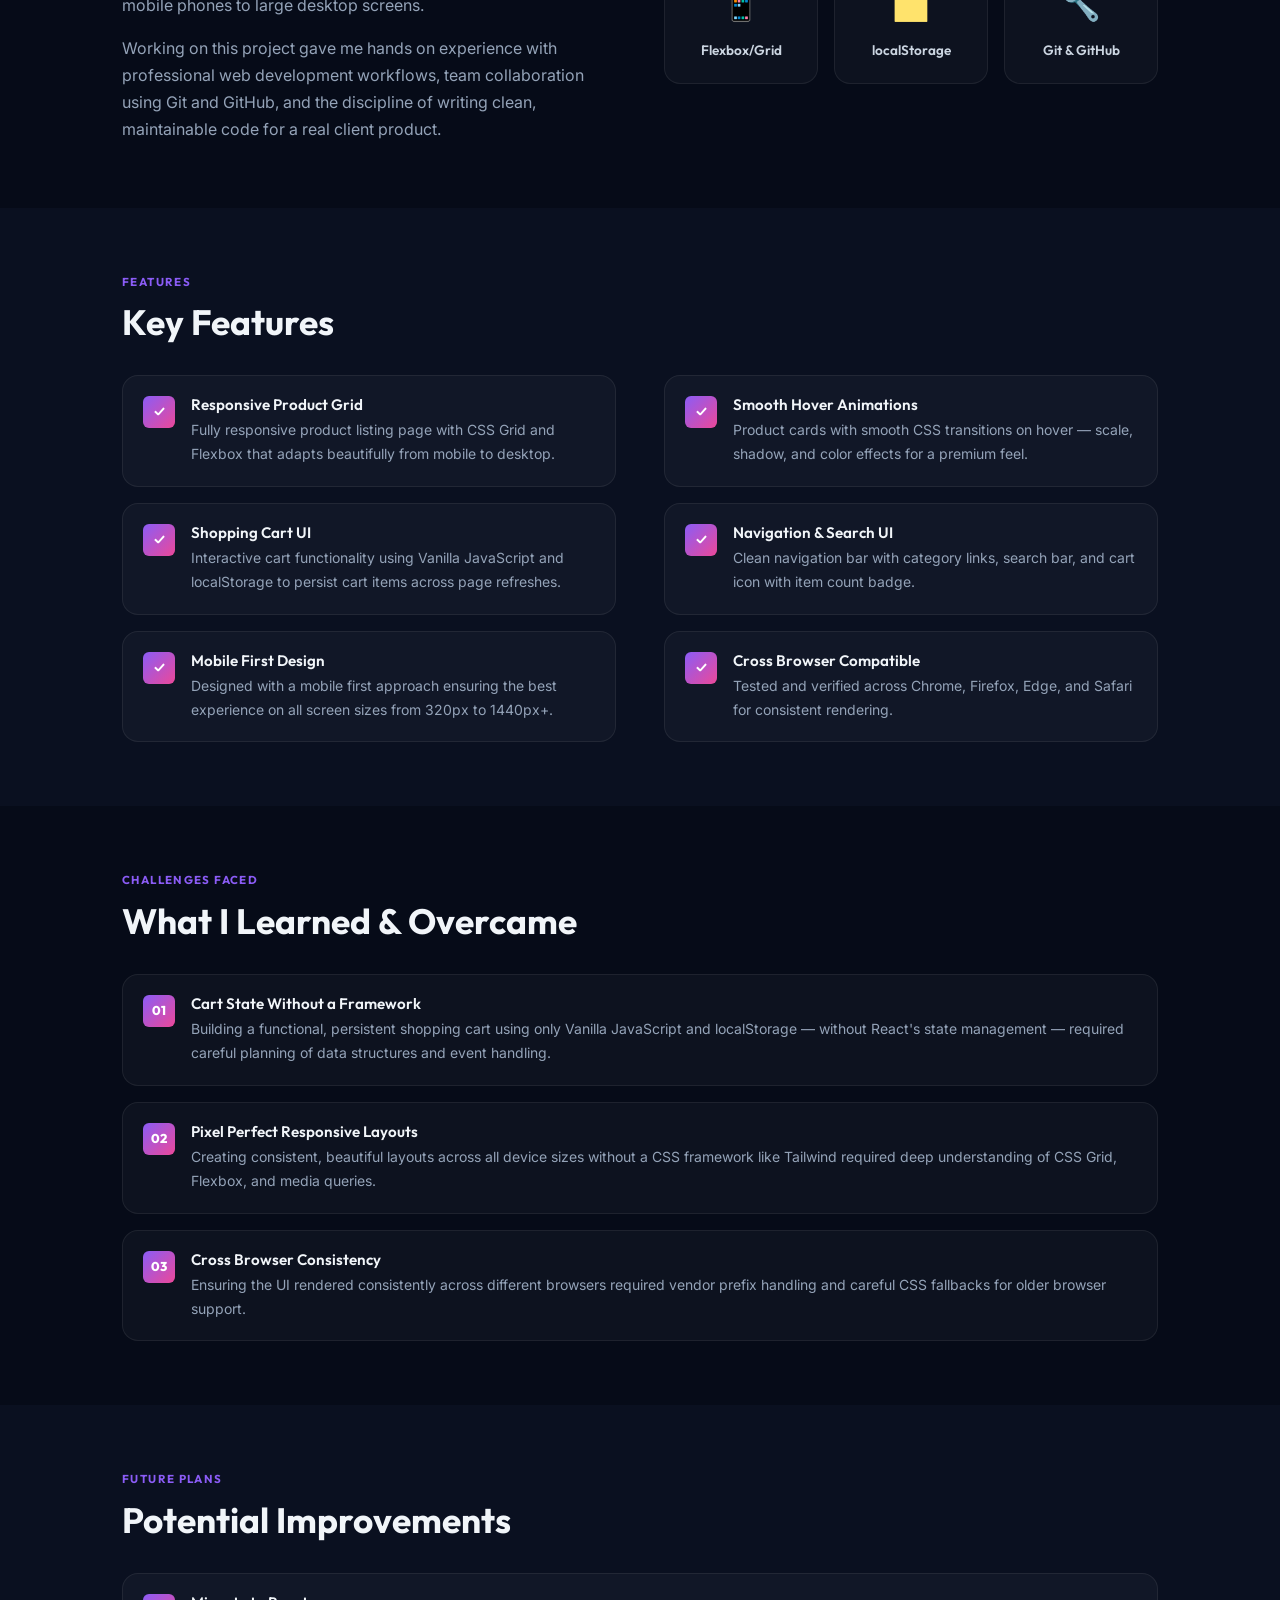
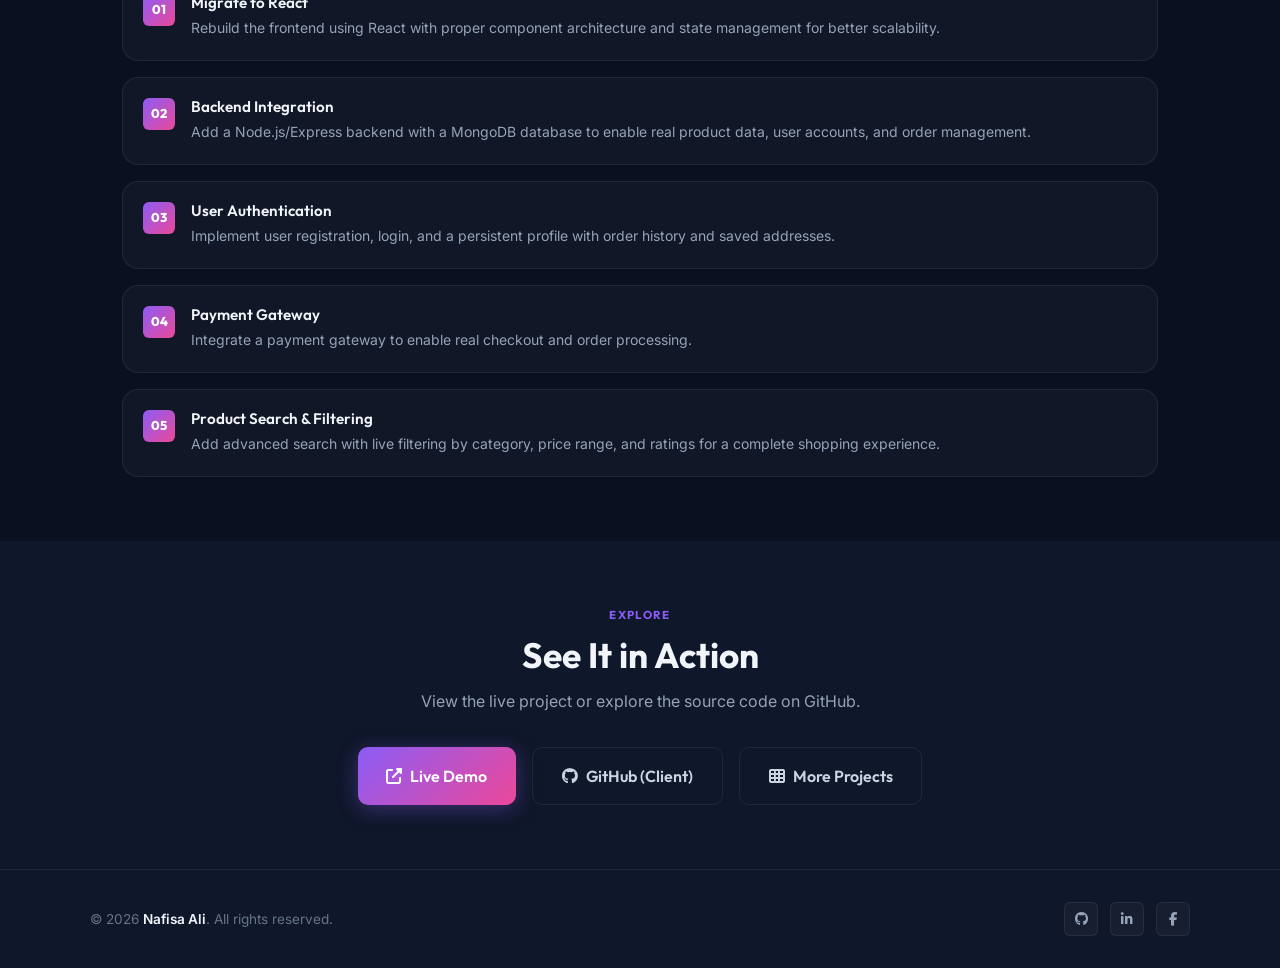
<file: projects/shopzen.html>
<!DOCTYPE html>
<html lang="en">
<head>
  <meta charset="UTF-8">
  <meta name="viewport" content="width=device-width, initial-scale=1.0">
  <meta name="description" content="ShopZen — E-commerce frontend project by Nafisa Ali. Built with HTML, CSS, and JavaScript during internship at Eutropia IT.">
  <title>ShopZen — Project Details | Nafisa Ali</title>
  <link rel="preconnect" href="https://fonts.googleapis.com">
  <link rel="preconnect" href="https://fonts.gstatic.com" crossorigin>
  <link href="https://fonts.googleapis.com/css2?family=Outfit:wght@300;400;500;600;700;800;900&family=Inter:wght@300;400;500;600&display=swap" rel="stylesheet">
  <link rel="stylesheet" href="https://cdnjs.cloudflare.com/ajax/libs/font-awesome/6.5.0/css/all.min.css">
  <link rel="stylesheet" href="project-style.css">
</head>
<body>

  <!-- NAVBAR -->
  <header class="navbar" id="navbar">
    <div class="nav-container">
      <a href="../index.html" class="nav-logo">NA<span>.</span></a>
      <nav class="nav-links" id="navLinks">
        <a href="../index.html" class="nav-link">Home</a>
        <a href="../index.html#about" class="nav-link">About</a>
        <a href="../index.html#skills" class="nav-link">Skills</a>
        <a href="../index.html#projects" class="nav-link">Projects</a>
        <a href="../index.html#contact" class="nav-link">Contact</a>
      </nav>
      <div class="nav-actions">
        <a href="../Nafisa_Ali.pdf" download class="btn btn-primary btn-sm">
          <i class="fas fa-download"></i> Download CV
        </a>
        <button class="hamburger" id="hamburger" aria-label="Toggle menu">
          <span></span><span></span><span></span>
        </button>
      </div>
    </div>
  </header>

  <main>
    <!-- PROJECT HERO -->
    <section class="project-hero">
      <div class="project-hero-bg">
        <div class="project-hero-orb project-hero-orb-1"></div>
        <div class="project-hero-orb project-hero-orb-2"></div>
        <div class="grid-lines"></div>
      </div>
      <div class="container">
        <a href="../index.html#projects" class="back-link" id="shopzen-back-link">
          <i class="fas fa-arrow-left"></i> Back to Projects
        </a>
        <div class="project-category-tag">Web Development · Internship Project</div>
        <h1><span class="gradient-text">ShopZen</span></h1>
        <p class="project-hero-desc">
          A clean, responsive e-commerce frontend platform built during my 4 months Frontend Web Development internship at Eutropia IT. Features product listings, shopping cart UI, and a seamless user experience across all screen sizes.
        </p>
        <div class="hero-action-row">
          <a href="https://nafisaalicodes.github.io/ShopZen-E-Commerce-Frontend-Project/" target="_blank" rel="noopener noreferrer" class="btn btn-primary btn-lg" id="shopzen-live-btn">
            <i class="fas fa-external-link-alt"></i> View Live Demo
          </a>
          <a href="https://github.com/nafisaalicodes/ShopZen-E-Commerce-Frontend-Project.git" target="_blank" rel="noopener noreferrer" class="btn btn-outline btn-lg" id="shopzen-github-btn">
            <i class="fab fa-github"></i> GitHub Repository
          </a>
        </div>
        <div class="hero-tech-stack">
          <span class="tech-pill"><i class="fab fa-html5"></i> HTML5</span>
          <span class="tech-pill"><i class="fab fa-css3-alt"></i> CSS3</span>
          <span class="tech-pill"><i class="fab fa-js"></i> JavaScript</span>
          <span class="tech-pill">📱 Responsive Design</span>
          <span class="tech-pill">🛒 E-Commerce</span>
        </div>
      </div>
    </section>

    <!-- SCREENSHOT -->
    <section class="project-screenshot-section">
      <div class="container">
        <div class="project-screenshot-wrap">
          <img src="../assets/Shopzen.png" alt="ShopZen E-Commerce Website Screenshot" loading="lazy">
        </div>
      </div>
    </section>

    <!-- DESCRIPTION & TECH STACK -->
    <section class="content-section">
      <div class="container">
        <div class="content-grid">
          <div>
            <div class="section-label">Overview</div>
            <h2>About the Project</h2>
            <p>ShopZen is a fully responsive e-commerce frontend application that I built during my internship at <strong>Eutropia IT</strong>. The project simulates a real-world online shopping experience with a focus on clean UI, smooth interactions, and mobile-first design principles.</p>
            <p>The goal was to deliver a polished, pixel perfect shopping interface that works flawlessly across all device sizes — from mobile phones to large desktop screens.</p>
            <p>Working on this project gave me hands on experience with professional web development workflows, team collaboration using Git and GitHub, and the discipline of writing clean, maintainable code for a real client product.</p>
          </div>
          <div>
            <div class="section-label">Tech Stack</div>
            <h2>Technologies Used</h2>
            <div class="tech-detail-grid">
              <div class="tech-detail-card">
                <div class="tech-icon">🌐</div>
                <span>HTML5</span>
              </div>
              <div class="tech-detail-card">
                <div class="tech-icon">🎨</div>
                <span>CSS3</span>
              </div>
              <div class="tech-detail-card">
                <div class="tech-icon">⚡</div>
                <span>JavaScript</span>
              </div>
              <div class="tech-detail-card">
                <div class="tech-icon">📱</div>
                <span>Flexbox/Grid</span>
              </div>
              <div class="tech-detail-card">
                <div class="tech-icon">🗂️</div>
                <span>localStorage</span>
              </div>
              <div class="tech-detail-card">
                <div class="tech-icon">🔧</div>
                <span>Git & GitHub</span>
              </div>
            </div>
          </div>
        </div>
      </div>
    </section>

    <!-- KEY FEATURES -->
    <section class="content-section" style="background: var(--bg-1);">
      <div class="container">
        <div class="section-label">Features</div>
        <h2>Key Features</h2>
        <div class="content-grid" style="margin-top: 2rem;">
          <div class="challenge-list">
            <div class="challenge-item">
              <div class="challenge-num">✓</div>
              <div>
                <h4>Responsive Product Grid</h4>
                <p>Fully responsive product listing page with CSS Grid and Flexbox that adapts beautifully from mobile to desktop.</p>
              </div>
            </div>
            <div class="challenge-item">
              <div class="challenge-num">✓</div>
              <div>
                <h4>Shopping Cart UI</h4>
                <p>Interactive cart functionality using Vanilla JavaScript and localStorage to persist cart items across page refreshes.</p>
              </div>
            </div>
            <div class="challenge-item">
              <div class="challenge-num">✓</div>
              <div>
                <h4>Mobile First Design</h4>
                <p>Designed with a mobile first approach ensuring the best experience on all screen sizes from 320px to 1440px+.</p>
              </div>
            </div>
          </div>
          <div class="challenge-list">
            <div class="challenge-item">
              <div class="challenge-num">✓</div>
              <div>
                <h4>Smooth Hover Animations</h4>
                <p>Product cards with smooth CSS transitions on hover — scale, shadow, and color effects for a premium feel.</p>
              </div>
            </div>
            <div class="challenge-item">
              <div class="challenge-num">✓</div>
              <div>
                <h4>Navigation & Search UI</h4>
                <p>Clean navigation bar with category links, search bar, and cart icon with item count badge.</p>
              </div>
            </div>
            <div class="challenge-item">
              <div class="challenge-num">✓</div>
              <div>
                <h4>Cross Browser Compatible</h4>
                <p>Tested and verified across Chrome, Firefox, Edge, and Safari for consistent rendering.</p>
              </div>
            </div>
          </div>
        </div>
      </div>
    </section>

    <!-- CHALLENGES -->
    <section class="content-section">
      <div class="container">
        <div class="section-label">Challenges Faced</div>
        <h2>What I Learned &amp; Overcame</h2>
        <div class="challenge-list" style="margin-top: 2rem;">
          <div class="challenge-item">
            <div class="challenge-num">01</div>
            <div>
              <h4>Cart State Without a Framework</h4>
              <p>Building a functional, persistent shopping cart using only Vanilla JavaScript and localStorage — without React's state management — required careful planning of data structures and event handling.</p>
            </div>
          </div>
          <div class="challenge-item">
            <div class="challenge-num">02</div>
            <div>
              <h4>Pixel Perfect Responsive Layouts</h4>
              <p>Creating consistent, beautiful layouts across all device sizes without a CSS framework like Tailwind required deep understanding of CSS Grid, Flexbox, and media queries.</p>
            </div>
          </div>
          <div class="challenge-item">
            <div class="challenge-num">03</div>
            <div>
              <h4>Cross Browser Consistency</h4>
              <p>Ensuring the UI rendered consistently across different browsers required vendor prefix handling and careful CSS fallbacks for older browser support.</p>
            </div>
          </div>
      </div>
    </section>

    <!-- FUTURE IMPROVEMENTS -->
    <section class="content-section" style="background: var(--bg-1);">
      <div class="container">
        <div class="section-label">Future Plans</div>
        <h2>Potential Improvements</h2>
        <div class="improvement-list" style="margin-top: 2rem;">
          <div class="improvement-item">
            <div class="improvement-num">01</div>
            <div>
              <h4>Migrate to React</h4>
              <p>Rebuild the frontend using React with proper component architecture and state management for better scalability.</p>
            </div>
          </div>
          <div class="improvement-item">
            <div class="improvement-num">02</div>
            <div>
              <h4>Backend Integration</h4>
              <p>Add a Node.js/Express backend with a MongoDB database to enable real product data, user accounts, and order management.</p>
            </div>
          </div>
          <div class="improvement-item">
            <div class="improvement-num">03</div>
            <div>
              <h4>User Authentication</h4>
              <p>Implement user registration, login, and a persistent profile with order history and saved addresses.</p>
            </div>
          </div>
          <div class="improvement-item">
            <div class="improvement-num">04</div>
            <div>
              <h4>Payment Gateway</h4>
              <p>Integrate a payment gateway  to enable real checkout and order processing.</p>
            </div>
          </div>
          <div class="improvement-item">
            <div class="improvement-num">05</div>
            <div>
              <h4>Product Search & Filtering</h4>
              <p>Add advanced search with live filtering by category, price range, and ratings for a complete shopping experience.</p>
            </div>
          </div>
        </div>
      </div>
    </section>

    <!-- PROJECT LINKS -->
    <section class="project-links-section">
      <div class="container">
        <div class="section-label">Explore</div>
        <h2>See It in Action</h2>
        <p>View the live project or explore the source code on GitHub.</p>
        <div class="project-link-btns">
          <a href="https://nafisaalicodes.github.io/ShopZen-E-Commerce-Frontend-Project/" target="_blank" rel="noopener noreferrer" class="btn btn-primary btn-lg" id="shopzen-bottom-live">
            <i class="fas fa-external-link-alt"></i> Live Demo
          </a>
          <a href="https://github.com/nafisaalicodes/ShopZen-E-Commerce-Frontend-Project.git" target="_blank" rel="noopener noreferrer" class="btn btn-outline btn-lg" id="shopzen-bottom-github">
            <i class="fab fa-github"></i> GitHub (Client)
          </a>
          <a href="../index.html#projects" class="btn btn-outline btn-lg" id="shopzen-see-more">
            <i class="fas fa-th"></i> More Projects
          </a>
        </div>
      </div>
    </section>
  </main>

  <!-- FOOTER -->
  <footer class="footer">
    <div class="footer-inner">
      <p>© 2026 <strong>Nafisa Ali</strong>. All rights reserved.</p>
      <div class="footer-socials">
        <a href="https://github.com/nafisaalicodes" target="_blank" aria-label="GitHub"><i class="fab fa-github"></i></a>
        <a href="https://www.linkedin.com/in/nafisa-ali-cse/" target="_blank" aria-label="LinkedIn"><i class="fab fa-linkedin-in"></i></a>
        <a href="https://www.facebook.com/nafisa.ali.37625843" target="_blank" aria-label="Facebook"><i class="fab fa-facebook-f"></i></a>
      </div>
    </div>
  </footer>

  <script>
    const hamburger = document.getElementById('hamburger');
    const navLinks = document.getElementById('navLinks');
    hamburger.addEventListener('click', () => {
      hamburger.classList.toggle('active');
      navLinks.classList.toggle('open');
    });
    document.querySelectorAll('.nav-link').forEach(link => {
      link.addEventListener('click', () => {
        hamburger.classList.remove('active');
        navLinks.classList.remove('open');
      });
    });
  </script>
</body>
</html>
</file>
<file: style.css>
/* ============================================
   NAFISA ALI — FRONTEND DEVELOPER PORTFOLIO
   style.css
   ============================================ */

/* === CUSTOM PROPERTIES === */
:root {
  --bg-0: #060b18;
  --bg-1: #0a1020;
  --bg-2: #0f172a;
  --bg-card: rgba(255, 255, 255, 0.03);
  --bg-card-hover: rgba(255, 255, 255, 0.06);
  --border: rgba(255, 255, 255, 0.07);
  --border-hover: rgba(139, 92, 246, 0.4);

  --purple: #8b5cf6;
  --purple-light: #a78bfa;
  --purple-dark: #7c3aed;
  --pink: #ec4899;
  --pink-light: #f472b6;
  --cyan: #06b6d4;

  --grad-main: linear-gradient(135deg, var(--purple), var(--pink));
  --grad-subtle: linear-gradient(135deg, rgba(139, 92, 246, 0.15), rgba(236, 72, 153, 0.15));
  --grad-text: linear-gradient(135deg, var(--purple-light), var(--pink-light));

  --text-1: #f1f5f9;
  --text-2: #cbd5e1;
  --text-3: #94a3b8;
  --text-4: #64748b;

  --font-head: 'Outfit', sans-serif;
  --font-body: 'Inter', sans-serif;

  --radius-xs: 6px;
  --radius-sm: 10px;
  --radius: 16px;
  --radius-lg: 24px;
  --radius-xl: 32px;

  --shadow-sm: 0 4px 20px rgba(0, 0, 0, 0.3);
  --shadow: 0 8px 40px rgba(0, 0, 0, 0.4);
  --shadow-purple: 0 8px 40px rgba(139, 92, 246, 0.25);
  --shadow-card: 0 4px 30px rgba(0, 0, 0, 0.5);

  --transition: 0.3s cubic-bezier(0.4, 0, 0.2, 1);
  --transition-slow: 0.6s cubic-bezier(0.4, 0, 0.2, 1);
}

/* === CSS RESET & BASE === */
*, *::before, *::after { box-sizing: border-box; margin: 0; padding: 0; }
html { scroll-behavior: smooth; scroll-padding-top: 80px; }
body {
  font-family: var(--font-body);
  background-color: var(--bg-0);
  color: var(--text-2);
  line-height: 1.7;
  overflow-x: hidden;
}
img { max-width: 100%; display: block; }
a { text-decoration: none; color: inherit; }
ul { list-style: none; }
button { cursor: pointer; border: none; background: none; font: inherit; }

/* === CURSOR GLOW === */
.cursor-glow {
  pointer-events: none;
  position: fixed;
  top: -300px;
  left: -300px;
  width: 600px;
  height: 600px;
  background: radial-gradient(circle, rgba(139, 92, 246, 0.06) 0%, transparent 70%);
  border-radius: 50%;
  transform: translate(-50%, -50%);
  z-index: 0;
  transition: transform 0.05s linear;
}

/* === TYPOGRAPHY === */
h1, h2, h3, h4 {
  font-family: var(--font-head);
  color: var(--text-1);
  line-height: 1.2;
  font-weight: 700;
}
h1 { font-size: clamp(2.4rem, 5vw, 4rem); font-weight: 800; }
h2 { font-size: clamp(2rem, 4vw, 3rem); font-weight: 700; }
h3 { font-size: clamp(1.2rem, 2vw, 1.5rem); font-weight: 600; }
h4 { font-size: 1rem; font-weight: 600; }
p { color: var(--text-3); margin-bottom: 1rem; }
p:last-child { margin-bottom: 0; }
em { font-style: italic; color: var(--purple-light); }
strong { color: var(--text-1); font-weight: 600; }

/* === GRADIENT TEXT === */
.gradient-text {
  background: var(--grad-text);
  -webkit-background-clip: text;
  -webkit-text-fill-color: transparent;
  background-clip: text;
}

/* === CONTAINER === */
.container {
  width: 100%;
  max-width: 1200px;
  margin: 0 auto;
  padding: 0 2rem;
}

/* === SECTION BASE === */
.section {
  padding: 7rem 0;
  position: relative;
}
.section:nth-child(odd) { background: var(--bg-1); }
.section:nth-child(even) { background: var(--bg-0); }

.section-header {
  text-align: center;
  margin-bottom: 4rem;
}
.section-tag {
  display: inline-flex;
  align-items: center;
  gap: 0.5rem;
  font-family: var(--font-head);
  font-size: 0.85rem;
  font-weight: 600;
  letter-spacing: 0.12em;
  text-transform: uppercase;
  color: var(--purple-light);
  background: rgba(139, 92, 246, 0.1);
  border: 1px solid rgba(139, 92, 246, 0.2);
  border-radius: 100px;
  padding: 0.4rem 1rem;
  margin-bottom: 1.2rem;
}
.section-tag span {
  font-weight: 800;
  color: var(--purple);
}
.section-header h2 { margin-bottom: 1rem; }
.section-header p {
  font-size: 1.1rem;
  max-width: 560px;
  margin: 0 auto;
}

/* === BUTTONS === */
.btn {
  display: inline-flex;
  align-items: center;
  gap: 0.5rem;
  font-family: var(--font-head);
  font-weight: 600;
  border-radius: var(--radius-sm);
  transition: var(--transition);
  cursor: pointer;
  border: none;
  text-decoration: none;
  white-space: nowrap;
}
.btn-lg { padding: 0.9rem 1.8rem; font-size: 1rem; }
.btn-sm { padding: 0.5rem 1rem; font-size: 0.875rem; }

.btn-primary {
  background: var(--grad-main);
  color: #fff;
  box-shadow: 0 4px 20px rgba(139, 92, 246, 0.35);
}
.btn-primary:hover {
  box-shadow: 0 6px 30px rgba(139, 92, 246, 0.5);
  transform: translateY(-2px);
  filter: brightness(1.1);
}

.btn-outline {
  background: transparent;
  color: var(--text-2);
  border: 1px solid var(--border);
}
.btn-outline:hover {
  border-color: var(--purple);
  color: var(--purple-light);
  background: rgba(139, 92, 246, 0.08);
  transform: translateY(-2px);
}

/* === SCROLL REVEAL === */
[data-reveal] {
  opacity: 0;
  transform: translateY(30px);
  transition: opacity 0.7s ease, transform 0.7s ease;
}
[data-reveal].revealed {
  opacity: 1;
  transform: translateY(0);
}

/* ============================================
   NAVBAR
   ============================================ */
.navbar {
  position: fixed;
  top: 0;
  left: 0;
  right: 0;
  z-index: 1000;
  padding: 1.2rem 0;
  transition: var(--transition);
}
.navbar.scrolled {
  background: rgba(6, 11, 24, 0.92);
  backdrop-filter: blur(20px);
  -webkit-backdrop-filter: blur(20px);
  border-bottom: 1px solid var(--border);
  padding: 0.8rem 0;
  box-shadow: 0 4px 30px rgba(0, 0, 0, 0.3);
}
.nav-container {
  max-width: 1200px;
  margin: 0 auto;
  padding: 0 2rem;
  display: flex;
  align-items: center;
  gap: 2rem;
}
.nav-logo {
  font-family: var(--font-head);
  font-size: 1.5rem;
  font-weight: 800;
  color: var(--text-1);
  flex-shrink: 0;
  letter-spacing: -0.02em;
}
.nav-logo span { color: var(--purple); }

.nav-links {
  display: flex;
  align-items: center;
  gap: 0.25rem;
  margin-left: auto;
}
.nav-link {
  font-family: var(--font-head);
  font-weight: 500;
  font-size: 0.9rem;
  color: var(--text-3);
  padding: 0.4rem 0.8rem;
  border-radius: var(--radius-xs);
  transition: var(--transition);
}
.nav-link:hover, .nav-link.active {
  color: var(--text-1);
  background: rgba(139, 92, 246, 0.1);
}
.nav-link.active { color: var(--purple-light); }

.nav-actions {
  display: flex;
  align-items: center;
  gap: 1rem;
  flex-shrink: 0;
}

/* Hamburger */
.hamburger {
  display: none;
  flex-direction: column;
  gap: 5px;
  padding: 4px;
  cursor: pointer;
  z-index: 1001;
}
.hamburger span {
  display: block;
  width: 24px;
  height: 2px;
  background: var(--text-2);
  border-radius: 2px;
  transition: var(--transition);
  transform-origin: center;
}
.hamburger.active span:nth-child(1) { transform: rotate(45deg) translate(5px, 5px); }
.hamburger.active span:nth-child(2) { opacity: 0; transform: scaleX(0); }
.hamburger.active span:nth-child(3) { transform: rotate(-45deg) translate(5px, -5px); }

/* ============================================
   HERO SECTION
   ============================================ */
.hero {
  min-height: 100vh;
  display: flex;
  flex-direction: column;
  justify-content: center;
  position: relative;
  overflow: hidden;
  background: var(--bg-0);
  padding-top: 5rem;
}

/* Background orbs */
.hero-bg { position: absolute; inset: 0; pointer-events: none; }
.orb {
  position: absolute;
  border-radius: 50%;
  filter: blur(80px);
  animation: float 8s ease-in-out infinite;
}
.orb-1 {
  width: 500px; height: 500px;
  background: rgba(139, 92, 246, 0.15);
  top: -100px; right: -100px;
  animation-delay: 0s;
}
.orb-2 {
  width: 400px; height: 400px;
  background: rgba(236, 72, 153, 0.1);
  bottom: -50px; left: -50px;
  animation-delay: -3s;
}
.orb-3 {
  width: 300px; height: 300px;
  background: rgba(6, 182, 212, 0.08);
  top: 50%; left: 40%;
  animation-delay: -5s;
}
.grid-lines {
  position: absolute;
  inset: 0;
  background-image:
    linear-gradient(rgba(139, 92, 246, 0.03) 1px, transparent 1px),
    linear-gradient(90deg, rgba(139, 92, 246, 0.03) 1px, transparent 1px);
  background-size: 60px 60px;
}

@keyframes float {
  0%, 100% { transform: translateY(0) scale(1); }
  50% { transform: translateY(-20px) scale(1.05); }
}

/* Hero Grid */
.hero-grid {
  display: grid;
  grid-template-columns: 1fr 1fr;
  gap: 4rem;
  align-items: center;
  flex: 1;
  padding: 4rem 2rem;
  position: relative;
  z-index: 1;
}

/* Available Badge */
.available-badge {
  display: inline-flex;
  align-items: center;
  gap: 0.6rem;
  font-family: var(--font-head);
  font-size: 0.85rem;
  font-weight: 500;
  color: #4ade80;
  background: rgba(74, 222, 128, 0.08);
  border: 1px solid rgba(74, 222, 128, 0.2);
  border-radius: 100px;
  padding: 0.4rem 1rem;
  margin-bottom: 1.5rem;
}
.pulse-dot {
  width: 8px; height: 8px;
  background: #4ade80;
  border-radius: 50%;
  animation: pulse-anim 2s ease-in-out infinite;
  flex-shrink: 0;
}
@keyframes pulse-anim {
  0%, 100% { opacity: 1; box-shadow: 0 0 0 0 rgba(74, 222, 128, 0.4); }
  50% { opacity: 0.7; box-shadow: 0 0 0 6px rgba(74, 222, 128, 0); }
}

.hero-name {
  margin-bottom: 1rem;
  line-height: 1.1;
}

/* Typing Effect */
.hero-role-wrap {
  font-family: var(--font-head);
  font-size: clamp(1.1rem, 2vw, 1.4rem);
  font-weight: 500;
  color: var(--text-3);
  margin-bottom: 1.5rem;
  display: flex;
  align-items: center;
  gap: 0.3rem;
  flex-wrap: wrap;
}
.typing-text {
  color: var(--purple-light);
  font-weight: 600;
}
.typing-cursor {
  color: var(--purple);
  animation: blink 1s step-end infinite;
  font-weight: 300;
}
@keyframes blink { 50% { opacity: 0; } }

.hero-desc {
  font-size: 1.05rem;
  max-width: 520px;
  margin-bottom: 2rem;
  line-height: 1.8;
}

.hero-btns {
  display: flex;
  gap: 1rem;
  flex-wrap: wrap;
  margin-bottom: 2rem;
}

/* Social Pills */
.hero-socials {
  display: flex;
  gap: 0.75rem;
  flex-wrap: wrap;
}
.social-pill {
  display: inline-flex;
  align-items: center;
  gap: 0.5rem;
  font-family: var(--font-head);
  font-size: 0.875rem;
  font-weight: 500;
  color: var(--text-3);
  background: var(--bg-card);
  border: 1px solid var(--border);
  border-radius: 100px;
  padding: 0.4rem 1rem;
  transition: var(--transition);
}
.social-pill:hover {
  color: var(--purple-light);
  border-color: var(--border-hover);
  background: rgba(139, 92, 246, 0.08);
  transform: translateY(-2px);
}
.social-pill i { font-size: 0.9rem; }

/* Hero Photo */
.hero-photo-wrap {
  display: flex;
  justify-content: center;
  align-items: center;
  position: relative;
}
.photo-ring-outer {
  position: relative;
  width: 380px;
  height: 380px;
  border-radius: 50%;
  padding: 3px;
  background: var(--grad-main);
  animation: spin-ring 8s linear infinite;
  flex-shrink: 0;
  box-shadow: 0 0 35px rgba(139, 92, 246, 0.35), 0 0 70px rgba(236, 72, 153, 0.15);
}
@keyframes spin-ring {
  0% { background: linear-gradient(0deg, var(--purple), var(--pink)); }
  25% { background: linear-gradient(90deg, var(--purple), var(--pink)); }
  50% { background: linear-gradient(180deg, var(--purple), var(--pink)); }
  75% { background: linear-gradient(270deg, var(--purple), var(--pink)); }
  100% { background: linear-gradient(360deg, var(--purple), var(--pink)); }
}
.photo-ring-inner {
  width: 100%;
  height: 100%;
  border-radius: 50%;
  overflow: hidden;
  background: #000;
  isolation: isolate;
}
.hero-photo {
  width: 100%;
  height: 100%;
  object-fit: cover;
  object-position: center top;
  border-radius: 50%;
}

/* Floating Badges */
.floating-badge {
  position: absolute;
  font-family: var(--font-head);
  font-size: 0.8rem;
  font-weight: 600;
  color: var(--text-1);
  background: rgba(15, 23, 42, 0.9);
  border: 1px solid var(--border);
  backdrop-filter: blur(12px);
  border-radius: var(--radius-sm);
  padding: 0.4rem 0.8rem;
  white-space: nowrap;
  box-shadow: var(--shadow-sm);
}
.fb-react {
  top: 10%;
  left: -5%;
  animation: badge-float 4s ease-in-out infinite;
  border-color: rgba(97, 218, 251, 0.3);
}
.fb-next {
  bottom: 15%;
  left: -8%;
  animation: badge-float 4s ease-in-out infinite 1.3s;
  border-color: rgba(139, 92, 246, 0.3);
}
.fb-ts {
  top: 20%;
  right: -8%;
  animation: badge-float 4s ease-in-out infinite 0.7s;
  border-color: rgba(59, 130, 246, 0.3);
}
@keyframes badge-float {
  0%, 100% { transform: translateY(0); }
  50% { transform: translateY(-8px); }
}

/* Scroll Cue */
.scroll-cue {
  position: absolute;
  bottom: 2rem;
  left: 50%;
  transform: translateX(-50%);
  display: flex;
  flex-direction: column;
  align-items: center;
  gap: 0.4rem;
  font-family: var(--font-head);
  font-size: 0.75rem;
  font-weight: 500;
  color: var(--text-4);
  text-transform: uppercase;
  letter-spacing: 0.1em;
  transition: var(--transition);
  z-index: 1;
}
.scroll-cue:hover { color: var(--purple-light); }
.scroll-icon {
  width: 32px; height: 32px;
  border: 1px solid var(--border);
  border-radius: 50%;
  display: flex;
  align-items: center;
  justify-content: center;
  font-size: 0.75rem;
  animation: bounce 2s ease-in-out infinite;
}
@keyframes bounce {
  0%, 100% { transform: translateY(0); }
  50% { transform: translateY(5px); }
}

/* ============================================
   ABOUT SECTION
   ============================================ */
.about { background: var(--bg-1) !important; }

.about-grid {
  display: grid;
  grid-template-columns: 1.1fr 0.9fr;
  gap: 4rem;
  align-items: start;
}
.about-intro {
  font-size: 1.1rem;
  color: var(--text-2);
  margin-bottom: 1.25rem;
  line-height: 1.8;
}
.about-text p {
  margin-bottom: 1.25rem;
  font-size: 1rem;
}
.about-text .btn { margin-top: 1rem; }

/* Stats Grid */
.stats-grid {
  display: grid;
  grid-template-columns: 1fr 1fr;
  gap: 1rem;
  margin-bottom: 1.5rem;
}
.stat-card {
  background: var(--bg-card);
  border: 1px solid var(--border);
  border-radius: var(--radius);
  padding: 1.25rem;
  text-align: center;
  transition: var(--transition);
}
.stat-card:hover {
  border-color: var(--border-hover);
  background: var(--bg-card-hover);
  transform: translateY(-3px);
  box-shadow: var(--shadow-purple);
}
.stat-icon {
  font-size: 1.25rem;
  color: var(--purple);
  margin-bottom: 0.5rem;
}
.stat-number {
  display: block;
  font-family: var(--font-head);
  font-size: 1.8rem;
  font-weight: 800;
  color: var(--text-1);
  background: var(--grad-text);
  -webkit-background-clip: text;
  -webkit-text-fill-color: transparent;
  background-clip: text;
}
.stat-label {
  display: block;
  font-size: 0.8rem;
  font-weight: 500;
  color: var(--text-4);
  text-transform: uppercase;
  letter-spacing: 0.05em;
  margin-top: 0.2rem;
}

/* Interests Card */
.interests-card {
  background: var(--bg-card);
  border: 1px solid var(--border);
  border-radius: var(--radius);
  padding: 1.5rem;
}
.interests-card h3 {
  font-size: 1rem;
  font-weight: 600;
  color: var(--text-2);
  margin-bottom: 1rem;
}
.interest-tags {
  display: flex;
  flex-wrap: wrap;
  gap: 0.5rem;
}
.interest-tag {
  display: inline-flex;
  align-items: center;
  gap: 0.4rem;
  font-size: 0.8rem;
  font-weight: 500;
  color: var(--purple-light);
  background: rgba(139, 92, 246, 0.1);
  border: 1px solid rgba(139, 92, 246, 0.2);
  border-radius: 100px;
  padding: 0.3rem 0.75rem;
}

/* ============================================
   SKILLS SECTION
   ============================================ */
.skills { background: var(--bg-0) !important; }

.skills-main {
  display: grid;
  grid-template-columns: 1fr 1fr;
  gap: 2rem;
  margin-bottom: 3rem;
}
.skill-category {
  background: var(--bg-card);
  border: 1px solid var(--border);
  border-radius: var(--radius-lg);
  padding: 2rem;
  transition: var(--transition);
}
.skill-category:hover {
  border-color: var(--border-hover);
}
.skill-cat-header {
  display: flex;
  align-items: center;
  gap: 0.75rem;
  margin-bottom: 1.75rem;
}
.skill-cat-icon {
  width: 40px; height: 40px;
  background: var(--grad-main);
  border-radius: var(--radius-xs);
  display: flex;
  align-items: center;
  justify-content: center;
  font-size: 1rem;
  color: #fff;
  flex-shrink: 0;
}
.skill-cat-header h3 {
  font-size: 1.1rem;
  font-weight: 700;
  color: var(--text-1);
}
.skill-list { display: flex; flex-direction: column; gap: 1.1rem; }
.skill-item {}
.skill-info {
  display: flex;
  justify-content: space-between;
  align-items: center;
  margin-bottom: 0.4rem;
}
.skill-info span {
  font-family: var(--font-head);
  font-size: 0.9rem;
  font-weight: 500;
  color: var(--text-2);
}
.skill-pct {
  font-weight: 600;
  color: var(--purple-light) !important;
  font-size: 0.8rem !important;
}
.skill-bar {
  height: 6px;
  background: rgba(255, 255, 255, 0.06);
  border-radius: 100px;
  overflow: hidden;
}
.skill-progress {
  height: 100%;
  width: 0;
  background: var(--grad-main);
  border-radius: 100px;
  transition: width 1.2s cubic-bezier(0.4, 0, 0.2, 1);
  box-shadow: 0 0 10px rgba(139, 92, 246, 0.4);
}

/* Tech Badges */
.tech-badges-section {
  text-align: center;
  padding: 2rem;
  background: var(--bg-card);
  border: 1px solid var(--border);
  border-radius: var(--radius-lg);
}
.tech-badges-section h3 {
  font-size: 1.1rem;
  color: var(--text-2);
  margin-bottom: 1.25rem;
}
.tech-badges {
  display: flex;
  flex-wrap: wrap;
  gap: 0.6rem;
  justify-content: center;
}
.tech-badge {
  display: inline-flex;
  align-items: center;
  gap: 0.4rem;
  font-family: var(--font-head);
  font-size: 0.85rem;
  font-weight: 500;
  color: var(--text-2);
  background: rgba(255, 255, 255, 0.04);
  border: 1px solid var(--border);
  border-radius: var(--radius-xs);
  padding: 0.4rem 0.85rem;
  transition: var(--transition);
}
.tech-badge:hover {
  color: var(--purple-light);
  border-color: var(--border-hover);
  background: rgba(139, 92, 246, 0.08);
  transform: translateY(-2px);
}

/* ============================================
   EXPERIENCE SECTION
   ============================================ */
.experience { background: var(--bg-1) !important; }

.timeline { position: relative; }
.timeline-item {
  position: relative;
  padding-left: 3.5rem;
}
.timeline-line {
  position: absolute;
  left: 18px;
  top: 44px;
  bottom: 0;
  width: 1px;
  background: linear-gradient(to bottom, var(--purple), transparent);
}
.timeline-dot {
  position: absolute;
  left: 0;
  top: 0;
  width: 38px; height: 38px;
  background: var(--grad-main);
  border-radius: 50%;
  display: flex;
  align-items: center;
  justify-content: center;
  color: #fff;
  font-size: 0.9rem;
  box-shadow: var(--shadow-purple);
  flex-shrink: 0;
}
.timeline-card {
  background: var(--bg-card);
  border: 1px solid var(--border);
  border-radius: var(--radius-lg);
  padding: 2rem;
  transition: var(--transition);
}
.timeline-card:hover {
  border-color: var(--border-hover);
  box-shadow: var(--shadow-purple);
}
.timeline-card-header {
  display: flex;
  justify-content: space-between;
  align-items: flex-start;
  gap: 1rem;
  margin-bottom: 1.25rem;
  flex-wrap: wrap;
}
.company-tag {
  display: inline-block;
  font-family: var(--font-head);
  font-size: 0.75rem;
  font-weight: 700;
  color: var(--purple-light);
  background: rgba(139, 92, 246, 0.12);
  border: 1px solid rgba(139, 92, 246, 0.25);
  border-radius: 100px;
  padding: 0.25rem 0.75rem;
  text-transform: uppercase;
  letter-spacing: 0.08em;
  margin-bottom: 0.5rem;
}
.timeline-title-group h3 { margin-top: 0.25rem; }
.company-name {
  font-size: 0.9rem;
  color: var(--text-4);
  margin-top: 0.25rem;
  display: flex;
  align-items: center;
  gap: 0.4rem;
  margin-bottom: 0;
}
.timeline-date {
  display: inline-flex;
  align-items: center;
  gap: 0.4rem;
  font-family: var(--font-head);
  font-size: 0.85rem;
  font-weight: 600;
  color: var(--text-3);
  background: rgba(255, 255, 255, 0.04);
  border: 1px solid var(--border);
  border-radius: var(--radius-xs);
  padding: 0.35rem 0.85rem;
  white-space: nowrap;
  flex-shrink: 0;
}
.timeline-desc {
  color: var(--text-3);
  margin-bottom: 1.25rem;
  line-height: 1.75;
}
.timeline-responsibilities {
  display: flex;
  flex-direction: column;
  gap: 0.5rem;
  margin-bottom: 1.25rem;
}
.responsibility-item {
  display: flex;
  align-items: flex-start;
  gap: 0.6rem;
  font-size: 0.9rem;
  color: var(--text-3);
}
.responsibility-item i {
  color: var(--purple);
  margin-top: 0.15rem;
  flex-shrink: 0;
}
.timeline-tags {
  display: flex;
  flex-wrap: wrap;
  gap: 0.5rem;
  margin-top: 1rem;
}
.timeline-tags span {
  font-family: var(--font-head);
  font-size: 0.78rem;
  font-weight: 600;
  color: var(--purple-light);
  background: rgba(139, 92, 246, 0.1);
  border: 1px solid rgba(139, 92, 246, 0.2);
  border-radius: var(--radius-xs);
  padding: 0.25rem 0.65rem;
}

/* ============================================
   PROJECTS SECTION
   ============================================ */
.projects { background: var(--bg-0) !important; }

.projects-grid {
  display: grid;
  grid-template-columns: repeat(3, 1fr);
  gap: 1.75rem;
}
.project-card {
  background: var(--bg-card);
  border: 1px solid var(--border);
  border-radius: var(--radius-lg);
  overflow: hidden;
  transition: var(--transition);
  display: flex;
  flex-direction: column;
}
.project-card:hover {
  border-color: var(--border-hover);
  box-shadow: var(--shadow-purple);
  transform: translateY(-6px);
}

/* Project Image */
.project-img-wrap {
  position: relative;
  height: 220px;
  overflow: hidden;
}
.project-img {
  width: 100%;
  height: 100%;
  object-fit: cover;
  transition: transform 0.5s ease;
}
.project-card:hover .project-img { transform: scale(1.06); }

.project-overlay {
  position: absolute;
  inset: 0;
  background: rgba(139, 92, 246, 0.7);
  display: flex;
  align-items: center;
  justify-content: center;
  opacity: 0;
  transition: var(--transition);
  backdrop-filter: blur(4px);
}
.project-card:hover .project-overlay { opacity: 1; }
.overlay-tag {
  font-family: var(--font-head);
  font-size: 0.9rem;
  font-weight: 700;
  color: #fff;
  background: rgba(255, 255, 255, 0.15);
  border: 1px solid rgba(255, 255, 255, 0.3);
  border-radius: var(--radius-sm);
  padding: 0.5rem 1.25rem;
  text-transform: uppercase;
  letter-spacing: 0.08em;
}
.project-num {
  position: absolute;
  top: 1rem;
  right: 1rem;
  font-family: var(--font-head);
  font-size: 0.7rem;
  font-weight: 800;
  color: var(--text-1);
  background: rgba(15, 23, 42, 0.85);
  border-radius: var(--radius-xs);
  padding: 0.2rem 0.5rem;
  letter-spacing: 0.08em;
  backdrop-filter: blur(8px);
}

/* Project Body */
.project-body {
  padding: 1.5rem;
  display: flex;
  flex-direction: column;
  flex: 1;
}
.project-type {
  font-family: var(--font-head);
  font-size: 0.72rem;
  font-weight: 700;
  color: var(--purple);
  text-transform: uppercase;
  letter-spacing: 0.1em;
  margin-bottom: 0.5rem;
}
.project-title {
  font-size: 1.25rem;
  font-weight: 700;
  color: var(--text-1);
  margin-bottom: 0.6rem;
}
.project-desc {
  font-size: 0.9rem;
  color: var(--text-3);
  margin-bottom: 1rem;
  line-height: 1.65;
  flex: 1;
}
.project-tags {
  display: flex;
  flex-wrap: wrap;
  gap: 0.4rem;
  margin-bottom: 1.25rem;
}
.project-tags span {
  font-family: var(--font-head);
  font-size: 0.75rem;
  font-weight: 600;
  color: var(--purple-light);
  background: rgba(139, 92, 246, 0.08);
  border: 1px solid rgba(139, 92, 246, 0.18);
  border-radius: var(--radius-xs);
  padding: 0.2rem 0.6rem;
}
.project-actions {
  display: flex;
  gap: 0.6rem;
  flex-wrap: wrap;
  align-items: center;
  margin-top: auto;
}
.project-link {
  display: inline-flex;
  align-items: center;
  gap: 0.35rem;
  font-family: var(--font-head);
  font-size: 0.82rem;
  font-weight: 600;
  color: var(--text-3);
  transition: var(--transition);
}
.project-link:hover { color: var(--purple-light); }

/* ============================================
   EDUCATION SECTION
   ============================================ */
.education { background: var(--bg-1) !important; }

.edu-layout {
  display: grid;
  grid-template-columns: 1.2fr 0.8fr;
  gap: 3rem;
  align-items: start;
}

/* Education Timeline */
.edu-timeline { position: relative; }
.edu-item {
  position: relative;
  padding-left: 3rem;
  padding-bottom: 2.5rem;
}
.edu-item::before {
  content: '';
  position: absolute;
  left: 17px;
  top: 44px;
  bottom: 0;
  width: 1px;
  background: linear-gradient(to bottom, rgba(139, 92, 246, 0.4), transparent);
}
.edu-item:last-child::before { display: none; }
.edu-item:last-child { padding-bottom: 0; }

.edu-dot {
  position: absolute;
  left: 0;
  top: 0;
  width: 36px; height: 36px;
  background: var(--bg-1);
  border: 2px solid var(--purple);
  border-radius: 50%;
  display: flex;
  align-items: center;
  justify-content: center;
  color: var(--purple);
  font-size: 0.85rem;
}
.edu-content {
  background: var(--bg-card);
  border: 1px solid var(--border);
  border-radius: var(--radius);
  padding: 1.5rem;
  transition: var(--transition);
}
.edu-content:hover {
  border-color: var(--border-hover);
}
.edu-year {
  display: inline-block;
  font-family: var(--font-head);
  font-size: 0.78rem;
  font-weight: 700;
  color: var(--purple-light);
  background: rgba(139, 92, 246, 0.1);
  border-radius: 100px;
  padding: 0.2rem 0.7rem;
  margin-bottom: 0.6rem;
}
.edu-content h3 { font-size: 1.05rem; margin-bottom: 0.35rem; }
.edu-institution {
  font-size: 0.88rem;
  color: var(--text-4);
  display: flex;
  align-items: center;
  gap: 0.4rem;
  margin-bottom: 0.6rem;
}
.edu-details {
  margin-top: 0.75rem;
  padding-left: 1rem;
  border-left: 2px solid rgba(139, 92, 246, 0.2);
}
.edu-details li {
  font-size: 0.875rem;
  color: var(--text-3);
  padding: 0.25rem 0;
  line-height: 1.5;
}
.edu-details li::before {
  content: '▹ ';
  color: var(--purple);
  font-size: 0.8rem;
}

/* Achievements Panel */
.achievements-panel {
  background: var(--bg-card);
  border: 1px solid var(--border);
  border-radius: var(--radius-lg);
  padding: 2rem;
}
.achievements-panel > h3 {
  font-size: 1.1rem;
  font-weight: 700;
  color: var(--text-1);
  margin-bottom: 1.5rem;
  display: flex;
  align-items: center;
  gap: 0.5rem;
}
.achievement-card {
  display: flex;
  gap: 1rem;
  align-items: flex-start;
  padding: 1.25rem;
  border: 1px solid var(--border);
  border-radius: var(--radius);
  margin-bottom: 1rem;
  transition: var(--transition);
  background: rgba(255, 255, 255, 0.02);
}
.achievement-card:last-child { margin-bottom: 0; }
.achievement-card:hover {
  border-color: var(--border-hover);
  background: rgba(139, 92, 246, 0.04);
}
.ach-icon-wrap {
  width: 42px; height: 42px;
  border-radius: var(--radius-xs);
  background: var(--grad-main);
  display: flex;
  align-items: center;
  justify-content: center;
  color: #fff;
  font-size: 1rem;
  flex-shrink: 0;
}
.ach-info h4 { font-size: 1rem; margin-bottom: 0.35rem; }
.ach-count {
  font-size: 0.85rem;
  color: var(--purple);
  font-weight: 700;
}
.ach-info p {
  font-size: 0.875rem;
  color: var(--text-3);
  margin: 0;
  line-height: 1.55;
}

/* ============================================
   CONTACT SECTION
   ============================================ */
.contact { background: var(--bg-0) !important; position: relative; overflow: hidden; }
.contact-bg-glow {
  position: absolute;
  width: 600px; height: 600px;
  background: radial-gradient(circle, rgba(139, 92, 246, 0.1) 0%, transparent 70%);
  border-radius: 50%;
  top: 50%; left: 50%;
  transform: translate(-50%, -50%);
  pointer-events: none;
}

.contact-grid {
  display: grid;
  grid-template-columns: 1fr 1fr;
  gap: 3rem;
  position: relative;
  z-index: 1;
}

.contact-info-wrap h3,
.social-panel h3 {
  font-size: 1.25rem;
  margin-bottom: 1.5rem;
  color: var(--text-1);
}

/* Contact Cards */
.contact-card {
  display: flex;
  align-items: center;
  gap: 1rem;
  background: var(--bg-card);
  border: 1px solid var(--border);
  border-radius: var(--radius);
  padding: 1.25rem;
  margin-bottom: 1rem;
  transition: var(--transition);
  cursor: pointer;
}
.contact-card:hover {
  border-color: var(--border-hover);
  transform: translateX(4px);
  box-shadow: var(--shadow-purple);
}
.static-card { cursor: default; }
.static-card:hover { transform: none; box-shadow: none; }
.contact-icon {
  width: 44px; height: 44px;
  background: var(--grad-main);
  border-radius: var(--radius-xs);
  display: flex;
  align-items: center;
  justify-content: center;
  color: #fff;
  font-size: 1rem;
  flex-shrink: 0;
}
.contact-detail {
  display: flex;
  flex-direction: column;
  gap: 0.15rem;
  flex: 1;
}
.contact-label {
  font-family: var(--font-head);
  font-size: 0.72rem;
  font-weight: 700;
  color: var(--text-4);
  text-transform: uppercase;
  letter-spacing: 0.08em;
}
.contact-value {
  font-family: var(--font-head);
  font-size: 0.95rem;
  font-weight: 500;
  color: var(--text-1);
}
.contact-arrow {
  color: var(--text-4);
  font-size: 0.85rem;
  transition: var(--transition);
}
.contact-card:hover .contact-arrow { color: var(--purple); transform: translateX(3px); }

/* Social Big Cards */
.social-grid {
  display: flex;
  flex-direction: column;
  gap: 1rem;
}
.social-big-card {
  display: flex;
  align-items: center;
  gap: 1rem;
  background: var(--bg-card);
  border: 1px solid var(--border);
  border-radius: var(--radius);
  padding: 1.25rem;
  transition: var(--transition);
}
.social-big-card:hover {
  border-color: var(--border-hover);
  transform: translateX(4px);
  box-shadow: var(--shadow-purple);
}
.sbc-icon {
  width: 44px; height: 44px;
  background: #1f2937;
  border-radius: var(--radius-xs);
  display: flex;
  align-items: center;
  justify-content: center;
  color: var(--text-1);
  font-size: 1.1rem;
  flex-shrink: 0;
  transition: var(--transition);
}
.sbc-icon.linkedin { background: #0077b5; }
.sbc-icon.facebook { background: #1877f2; }
.social-big-card:hover .sbc-icon { transform: scale(1.1); }
.sbc-info {
  display: flex;
  flex-direction: column;
  gap: 0.15rem;
  flex: 1;
}
.sbc-name {
  font-family: var(--font-head);
  font-size: 1rem;
  font-weight: 600;
  color: var(--text-1);
}
.sbc-handle {
  font-size: 0.82rem;
  color: var(--text-4);
}
.sbc-arrow {
  color: var(--text-4);
  font-size: 0.8rem;
  transition: var(--transition);
}
.social-big-card:hover .sbc-arrow { color: var(--purple); }

/* ============================================
   FOOTER
   ============================================ */
.footer {
  background: var(--bg-2);
  border-top: 1px solid var(--border);
}
.footer-grid {
  display: grid;
  grid-template-columns: 1.5fr 1fr 1fr 1fr;
  gap: 3rem;
  padding: 4rem 2rem;
  max-width: 1200px;
  margin: 0 auto;
}
.footer-brand p {
  font-size: 0.9rem;
  color: var(--text-4);
  margin: 1rem 0 1.25rem;
  max-width: 280px;
  line-height: 1.7;
}
.footer-socials {
  display: flex;
  gap: 0.75rem;
}
.footer-socials a {
  width: 36px; height: 36px;
  background: var(--bg-card);
  border: 1px solid var(--border);
  border-radius: var(--radius-xs);
  display: flex;
  align-items: center;
  justify-content: center;
  color: var(--text-3);
  font-size: 0.9rem;
  transition: var(--transition);
}
.footer-socials a:hover {
  background: rgba(139, 92, 246, 0.15);
  border-color: var(--border-hover);
  color: var(--purple-light);
  transform: translateY(-2px);
}
.footer-nav-group h4 {
  font-size: 0.82rem;
  font-weight: 700;
  text-transform: uppercase;
  letter-spacing: 0.1em;
  color: var(--text-3);
  margin-bottom: 1.25rem;
}
.footer-nav-group a {
  display: flex;
  align-items: center;
  gap: 0.4rem;
  font-size: 0.9rem;
  color: var(--text-4);
  padding: 0.25rem 0;
  transition: var(--transition);
}
.footer-nav-group a:hover { color: var(--purple-light); padding-left: 4px; }
.footer-nav-group a i { font-size: 0.8rem; }

.footer-bottom {
  border-top: 1px solid var(--border);
  padding: 1.5rem 2rem;
  max-width: 1200px;
  margin: 0 auto;
  display: flex;
  justify-content: space-between;
  align-items: center;
  flex-wrap: wrap;
  gap: 0.5rem;
}
.footer-bottom p {
  font-size: 0.85rem;
  color: var(--text-4);
  margin: 0;
}
.heart { animation: heartbeat 1.5s ease-in-out infinite; display: inline-block; }
@keyframes heartbeat {
  0%, 100% { transform: scale(1); }
  50% { transform: scale(1.2); }
}

/* ============================================
   RESPONSIVE — TABLET (max 1024px)
   ============================================ */
@media (max-width: 1024px) {
  .hero-grid { grid-template-columns: 1fr; gap: 3rem; text-align: center; padding: 4rem 1.5rem; }
  .hero-content { order: 2; }
  .hero-photo-wrap { order: 1; }
  .hero-name { font-size: 2.8rem; }
  .hero-btns, .hero-socials { justify-content: center; }
  .hero-desc { margin-left: auto; margin-right: auto; }
  .photo-ring-outer { width: 280px; height: 280px; }
  .fb-react { left: 5%; }
  .fb-next { left: 2%; }
  .fb-ts { right: 2%; }

  .about-grid { grid-template-columns: 1fr; gap: 2.5rem; }
  .skills-main { grid-template-columns: 1fr; }
  .projects-grid { grid-template-columns: 1fr 1fr; }
  .edu-layout { grid-template-columns: 1fr; }
  .contact-grid { grid-template-columns: 1fr; }
  .footer-grid { grid-template-columns: 1fr 1fr; gap: 2rem; }
}

/* ============================================
   RESPONSIVE — MOBILE (max 768px)
   ============================================ */
@media (max-width: 768px) {
  .section { padding: 5rem 0; }
  .section-header { margin-bottom: 2.5rem; }

  /* Navbar Mobile */
  .nav-links {
    position: fixed;
    top: 0; right: -100%;
    width: 75%;
    max-width: 300px;
    height: 100vh;
    background: rgba(10, 16, 32, 0.98);
    backdrop-filter: blur(20px);
    flex-direction: column;
    align-items: flex-start;
    justify-content: center;
    padding: 2rem;
    gap: 0.25rem;
    border-left: 1px solid var(--border);
    transition: right 0.4s cubic-bezier(0.4, 0, 0.2, 1);
    z-index: 999;
  }
  .nav-links.open { right: 0; }
  .nav-link { font-size: 1.1rem; padding: 0.6rem 1rem; width: 100%; }
  .hamburger { display: flex; }
  .nav-actions .btn-sm { display: none; }

  /* Hero Mobile */
  .hero-grid { padding: 2rem 1rem; }
  .hero-name { font-size: 2.2rem; }
  .photo-ring-outer { width: 230px; height: 230px; }
  .floating-badge { font-size: 0.7rem; padding: 0.3rem 0.6rem; }
  .fb-react { left: -2%; top: 5%; }
  .fb-next { left: -5%; bottom: 10%; }
  .fb-ts { right: -5%; top: 15%; }

  /* Projects */
  .projects-grid { grid-template-columns: 1fr; }

  /* Footer */
  .footer-grid { grid-template-columns: 1fr; gap: 2rem; padding: 3rem 1.5rem; }
  .footer-bottom { flex-direction: column; text-align: center; }

  /* Stats */
  .stats-grid { grid-template-columns: 1fr 1fr; }

  /* Timeline */
  .timeline-card-header { flex-direction: column; }
  .timeline-date { align-self: flex-start; }
}

/* ============================================
   RESPONSIVE — SMALL MOBILE (max 480px)
   ============================================ */
@media (max-width: 480px) {
  .container { padding: 0 1.25rem; }
  h1 { font-size: 2rem; }
  h2 { font-size: 1.75rem; }
  .hero-btns { flex-direction: column; align-items: center; }
  .btn-lg { width: 100%; justify-content: center; }
  .stats-grid { grid-template-columns: 1fr 1fr; }
  .photo-ring-outer { width: 200px; height: 200px; }
  .project-img-wrap { height: 180px; }
}

/* === CUSTOM SCROLLBAR === */
::-webkit-scrollbar { width: 6px; }
::-webkit-scrollbar-track { background: var(--bg-0); }
::-webkit-scrollbar-thumb { background: var(--purple-dark); border-radius: 3px; }
::-webkit-scrollbar-thumb:hover { background: var(--purple); }

/* === SELECTION === */
::selection { background: rgba(139, 92, 246, 0.3); color: var(--text-1); }
</file>
<file: projects/project-style.css>
/* ============================================
   PROJECT DETAIL PAGES — SHARED STYLESHEET
   project-style.css
   ============================================ */

:root {
  --bg-0: #060b18;
  --bg-1: #0a1020;
  --bg-2: #0f172a;
  --bg-card: rgba(255, 255, 255, 0.03);
  --bg-card-hover: rgba(255, 255, 255, 0.06);
  --border: rgba(255, 255, 255, 0.07);
  --border-hover: rgba(139, 92, 246, 0.4);
  --purple: #8b5cf6;
  --purple-light: #a78bfa;
  --purple-dark: #7c3aed;
  --pink: #ec4899;
  --pink-light: #f472b6;
  --cyan: #06b6d4;
  --grad-main: linear-gradient(135deg, var(--purple), var(--pink));
  --grad-text: linear-gradient(135deg, var(--purple-light), var(--pink-light));
  --text-1: #f1f5f9;
  --text-2: #cbd5e1;
  --text-3: #94a3b8;
  --text-4: #64748b;
  --font-head: 'Outfit', sans-serif;
  --font-body: 'Inter', sans-serif;
  --radius-xs: 6px;
  --radius-sm: 10px;
  --radius: 16px;
  --radius-lg: 24px;
  --shadow-purple: 0 8px 40px rgba(139, 92, 246, 0.25);
  --transition: 0.3s cubic-bezier(0.4, 0, 0.2, 1);
}

*, *::before, *::after { box-sizing: border-box; margin: 0; padding: 0; }
html { scroll-behavior: smooth; scroll-padding-top: 80px; }
body { font-family: var(--font-body); background: var(--bg-0); color: var(--text-2); line-height: 1.7; overflow-x: hidden; }
img { max-width: 100%; display: block; }
a { text-decoration: none; color: inherit; }
ul { list-style: none; }
button { cursor: pointer; border: none; background: none; font: inherit; }

h1, h2, h3, h4 { font-family: var(--font-head); color: var(--text-1); line-height: 1.2; font-weight: 700; }
h1 { font-size: clamp(2rem, 4vw, 3.5rem); font-weight: 800; }
h2 { font-size: clamp(1.5rem, 3vw, 2.2rem); font-weight: 700; }
h3 { font-size: 1.2rem; font-weight: 600; }
p { color: var(--text-3); margin-bottom: 1rem; }
p:last-child { margin-bottom: 0; }
em { font-style: italic; color: var(--purple-light); }
strong { color: var(--text-1); font-weight: 600; }

.gradient-text {
  background: var(--grad-text);
  -webkit-background-clip: text;
  -webkit-text-fill-color: transparent;
  background-clip: text;
}
.container { width: 100%; max-width: 1100px; margin: 0 auto; padding: 0 2rem; }

/* === BUTTONS === */
.btn {
  display: inline-flex;
  align-items: center;
  gap: 0.5rem;
  font-family: var(--font-head);
  font-weight: 600;
  border-radius: var(--radius-sm);
  transition: var(--transition);
  cursor: pointer;
  border: none;
  text-decoration: none;
  white-space: nowrap;
}
.btn-lg { padding: 0.9rem 1.8rem; font-size: 1rem; }
.btn-sm { padding: 0.5rem 1rem; font-size: 0.875rem; }
.btn-primary {
  background: var(--grad-main);
  color: #fff;
  box-shadow: 0 4px 20px rgba(139, 92, 246, 0.35);
}
.btn-primary:hover {
  box-shadow: 0 6px 30px rgba(139, 92, 246, 0.5);
  transform: translateY(-2px);
  filter: brightness(1.1);
}
.btn-outline {
  background: transparent;
  color: var(--text-2);
  border: 1px solid var(--border);
}
.btn-outline:hover {
  border-color: var(--purple);
  color: var(--purple-light);
  background: rgba(139, 92, 246, 0.08);
  transform: translateY(-2px);
}

/* === NAVBAR (same as main) === */
.navbar {
  position: fixed;
  top: 0; left: 0; right: 0;
  z-index: 1000;
  padding: 1.2rem 0;
  transition: var(--transition);
  background: rgba(6, 11, 24, 0.85);
  backdrop-filter: blur(20px);
  border-bottom: 1px solid var(--border);
}
.nav-container {
  max-width: 1200px;
  margin: 0 auto;
  padding: 0 2rem;
  display: flex;
  align-items: center;
  gap: 2rem;
}
.nav-logo {
  font-family: var(--font-head);
  font-size: 1.5rem;
  font-weight: 800;
  color: var(--text-1);
  flex-shrink: 0;
  letter-spacing: -0.02em;
}
.nav-logo span { color: var(--purple); }

.nav-links {
  display: flex;
  align-items: center;
  gap: 0.25rem;
  margin-left: auto;
}
.nav-link {
  font-family: var(--font-head);
  font-weight: 500;
  font-size: 0.9rem;
  color: var(--text-3);
  padding: 0.4rem 0.8rem;
  border-radius: var(--radius-xs);
  transition: var(--transition);
}
.nav-link:hover { color: var(--text-1); background: rgba(139, 92, 246, 0.1); }

.nav-actions { display: flex; align-items: center; gap: 1rem; flex-shrink: 0; }

.hamburger { display: none; flex-direction: column; gap: 5px; padding: 4px; cursor: pointer; }
.hamburger span { display: block; width: 24px; height: 2px; background: var(--text-2); border-radius: 2px; transition: var(--transition); transform-origin: center; }
.hamburger.active span:nth-child(1) { transform: rotate(45deg) translate(5px, 5px); }
.hamburger.active span:nth-child(2) { opacity: 0; transform: scaleX(0); }
.hamburger.active span:nth-child(3) { transform: rotate(-45deg) translate(5px, -5px); }

/* === PROJECT HERO === */
.project-hero {
  min-height: 55vh;
  display: flex;
  align-items: flex-end;
  padding-top: 8rem;
  padding-bottom: 4rem;
  position: relative;
  overflow: hidden;
  background: var(--bg-0);
}
.project-hero-bg {
  position: absolute;
  inset: 0;
  pointer-events: none;
}
.project-hero-orb {
  position: absolute;
  border-radius: 50%;
  filter: blur(80px);
}
.project-hero-orb-1 {
  width: 400px; height: 400px;
  background: rgba(139, 92, 246, 0.15);
  top: -100px; right: -100px;
}
.project-hero-orb-2 {
  width: 300px; height: 300px;
  background: rgba(236, 72, 153, 0.1);
  bottom: 0; left: 10%;
}
.grid-lines {
  position: absolute; inset: 0;
  background-image:
    linear-gradient(rgba(139, 92, 246, 0.03) 1px, transparent 1px),
    linear-gradient(90deg, rgba(139, 92, 246, 0.03) 1px, transparent 1px);
  background-size: 60px 60px;
}

.project-hero .container { position: relative; z-index: 1; }

.back-link {
  display: inline-flex;
  align-items: center;
  gap: 0.5rem;
  font-family: var(--font-head);
  font-size: 0.875rem;
  font-weight: 500;
  color: var(--text-4);
  margin-bottom: 2rem;
  transition: var(--transition);
}
.back-link:hover { color: var(--purple-light); }
.back-link i { transition: var(--transition); }
.back-link:hover i { transform: translateX(-3px); }

.project-category-tag {
  display: inline-block;
  font-family: var(--font-head);
  font-size: 0.75rem;
  font-weight: 700;
  color: var(--purple-light);
  background: rgba(139, 92, 246, 0.12);
  border: 1px solid rgba(139, 92, 246, 0.25);
  border-radius: 100px;
  padding: 0.3rem 0.85rem;
  text-transform: uppercase;
  letter-spacing: 0.1em;
  margin-bottom: 1rem;
}
.project-hero h1 { margin-bottom: 1rem; }
.project-hero-desc {
  font-size: 1.1rem;
  max-width: 600px;
  color: var(--text-3);
  margin-bottom: 2rem;
  line-height: 1.75;
}
.hero-action-row {
  display: flex;
  gap: 1rem;
  flex-wrap: wrap;
  align-items: center;
}
.hero-tech-stack {
  display: flex;
  flex-wrap: wrap;
  gap: 0.5rem;
  margin-top: 2rem;
}
.tech-pill {
  font-family: var(--font-head);
  font-size: 0.82rem;
  font-weight: 600;
  color: var(--text-2);
  background: rgba(255, 255, 255, 0.05);
  border: 1px solid var(--border);
  border-radius: 100px;
  padding: 0.3rem 0.85rem;
}

/* === PROJECT SCREENSHOT === */
.project-screenshot-section {
  padding: 4rem 0;
  background: var(--bg-1);
}
.project-screenshot-wrap {
  border-radius: var(--radius-lg);
  overflow: hidden;
  border: 1px solid var(--border);
  box-shadow: var(--shadow-purple);
}
.project-screenshot-wrap img {
  width: 100%;
  max-height: 520px;
  object-fit: cover;
  display: block;
}

/* === CONTENT SECTIONS === */
.content-section {
  padding: 4rem 0;
  background: var(--bg-0);
}
.content-section:nth-child(even) { background: var(--bg-1); }

.content-grid {
  display: grid;
  grid-template-columns: 1fr 1fr;
  gap: 3rem;
  align-items: start;
}

.section-label {
  font-family: var(--font-head);
  font-size: 0.72rem;
  font-weight: 700;
  color: var(--purple);
  text-transform: uppercase;
  letter-spacing: 0.12em;
  margin-bottom: 0.6rem;
}
.content-section h2 { margin-bottom: 1.25rem; }

/* Info Card */
.info-card {
  background: var(--bg-card);
  border: 1px solid var(--border);
  border-radius: var(--radius);
  padding: 1.75rem;
  margin-bottom: 1.25rem;
  transition: var(--transition);
}
.info-card:hover { border-color: var(--border-hover); }
.info-card h3 {
  font-size: 1rem;
  color: var(--text-1);
  margin-bottom: 0.75rem;
  display: flex;
  align-items: center;
  gap: 0.5rem;
}
.info-card h3 i { color: var(--purple); }
.info-card p, .info-card li {
  font-size: 0.9rem;
  color: var(--text-3);
  line-height: 1.7;
}

/* Challenge / Improvement List */
.challenge-list, .improvement-list {
  display: flex;
  flex-direction: column;
  gap: 1rem;
}
.challenge-item, .improvement-item {
  display: flex;
  gap: 1rem;
  align-items: flex-start;
  padding: 1.25rem;
  background: var(--bg-card);
  border: 1px solid var(--border);
  border-radius: var(--radius);
  transition: var(--transition);
}
.challenge-item:hover, .improvement-item:hover {
  border-color: var(--border-hover);
  background: var(--bg-card-hover);
}
.challenge-num, .improvement-num {
  min-width: 32px; height: 32px;
  background: var(--grad-main);
  border-radius: var(--radius-xs);
  display: flex;
  align-items: center;
  justify-content: center;
  font-family: var(--font-head);
  font-size: 0.8rem;
  font-weight: 800;
  color: #fff;
  flex-shrink: 0;
}
.challenge-item h4, .improvement-item h4 {
  font-size: 0.95rem;
  font-weight: 600;
  color: var(--text-1);
  margin-bottom: 0.25rem;
}
.challenge-item p, .improvement-item p {
  font-size: 0.875rem;
  margin: 0;
  color: var(--text-3);
}

/* Tech Stack Detailed */
.tech-detail-grid {
  display: grid;
  grid-template-columns: repeat(auto-fill, minmax(130px, 1fr));
  gap: 1rem;
}
.tech-detail-card {
  background: var(--bg-card);
  border: 1px solid var(--border);
  border-radius: var(--radius);
  padding: 1.25rem 1rem;
  text-align: center;
  transition: var(--transition);
}
.tech-detail-card:hover {
  border-color: var(--border-hover);
  transform: translateY(-3px);
}
.tech-detail-card .tech-icon {
  font-size: 2rem;
  margin-bottom: 0.5rem;
}
.tech-detail-card span {
  display: block;
  font-family: var(--font-head);
  font-size: 0.85rem;
  font-weight: 600;
  color: var(--text-2);
}

/* === PROJECT LINKS SECTION === */
.project-links-section {
  padding: 4rem 0;
  background: var(--bg-2);
  text-align: center;
}
.project-links-section h2 { margin-bottom: 0.75rem; }
.project-links-section p { margin-bottom: 2rem; }
.project-link-btns {
  display: flex;
  gap: 1rem;
  justify-content: center;
  flex-wrap: wrap;
}

/* === FOOTER (same as main) === */
.footer {
  background: var(--bg-2);
  border-top: 1px solid var(--border);
  text-align: center;
  padding: 2rem;
}
.footer-inner {
  display: flex;
  justify-content: space-between;
  align-items: center;
  flex-wrap: wrap;
  gap: 1rem;
  max-width: 1100px;
  margin: 0 auto;
}
.footer p { font-size: 0.85rem; color: var(--text-4); margin: 0; }
.footer-socials { display: flex; gap: 0.75rem; }
.footer-socials a {
  width: 34px; height: 34px;
  background: var(--bg-card);
  border: 1px solid var(--border);
  border-radius: var(--radius-xs);
  display: flex;
  align-items: center;
  justify-content: center;
  color: var(--text-3);
  font-size: 0.85rem;
  transition: var(--transition);
}
.footer-socials a:hover { color: var(--purple-light); border-color: var(--border-hover); }

/* Scrollbar */
::-webkit-scrollbar { width: 6px; }
::-webkit-scrollbar-track { background: var(--bg-0); }
::-webkit-scrollbar-thumb { background: var(--purple-dark); border-radius: 3px; }
::selection { background: rgba(139, 92, 246, 0.3); color: var(--text-1); }

/* === RESPONSIVE === */
@media (max-width: 768px) {
  .nav-links {
    position: fixed;
    top: 0; right: -100%;
    width: 75%;
    max-width: 300px;
    height: 100vh;
    background: rgba(10, 16, 32, 0.98);
    backdrop-filter: blur(20px);
    flex-direction: column;
    align-items: flex-start;
    justify-content: center;
    padding: 2rem;
    border-left: 1px solid var(--border);
    transition: right 0.4s cubic-bezier(0.4, 0, 0.2, 1);
    z-index: 999;
  }
  .nav-links.open { right: 0; }
  .nav-link { font-size: 1.1rem; padding: 0.6rem 1rem; width: 100%; }
  .hamburger { display: flex; }
  .nav-actions .btn-sm { display: none; }
  .content-grid { grid-template-columns: 1fr; }
  .tech-detail-grid { grid-template-columns: repeat(3, 1fr); }
  .hero-action-row { flex-direction: column; align-items: flex-start; }
}
@media (max-width: 480px) {
  .container { padding: 0 1.25rem; }
  .tech-detail-grid { grid-template-columns: repeat(2, 1fr); }
}
</file>
